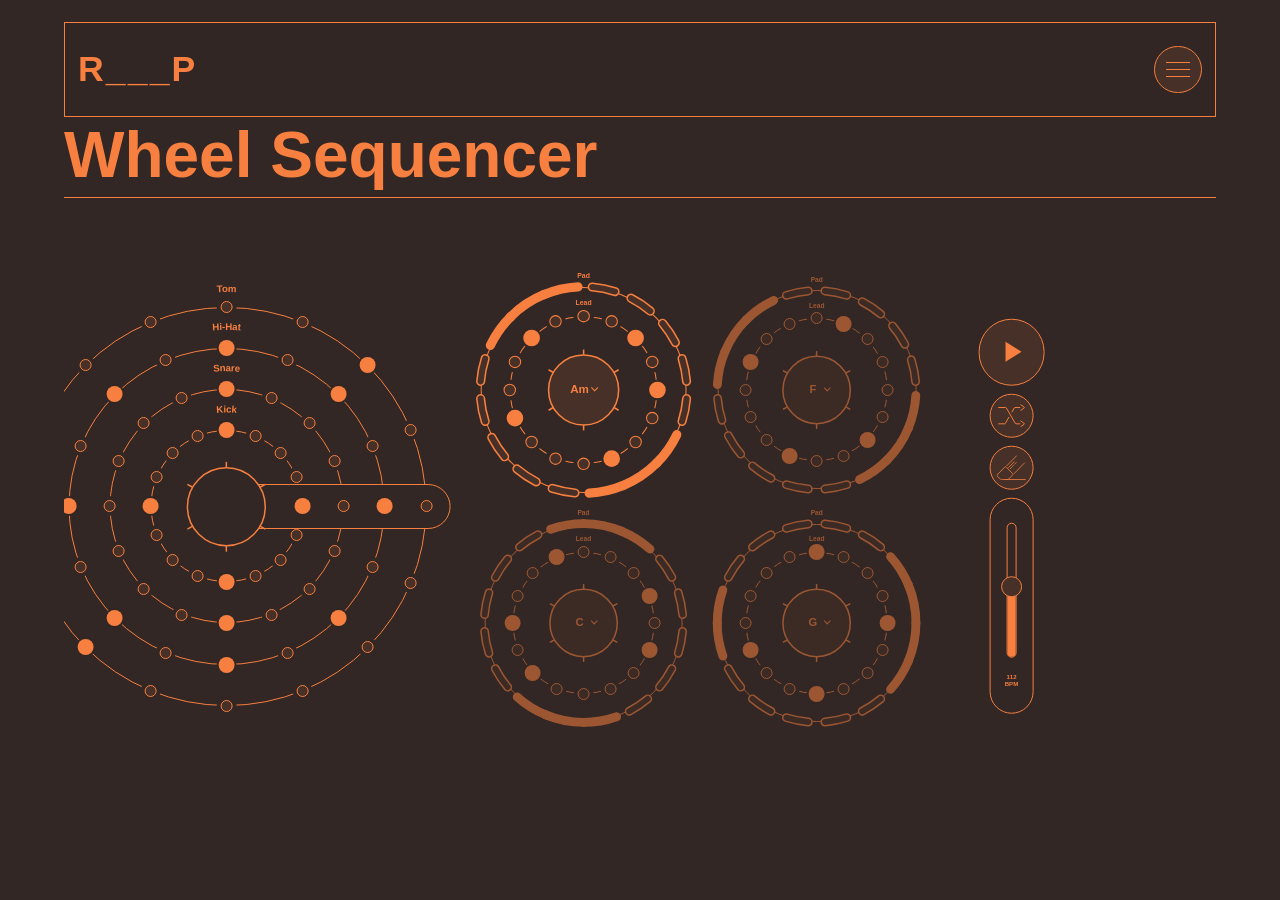
<file: circular-drum-machine.html>
<!DOCTYPE html>
<html lang="en">
  <head>
    <meta charset="UTF-8" />
    <meta name="viewport" content="width=device-width, initial-scale=1.0" />
    <title>Circular Drum Machine - Ryan Pattison</title>
    <meta
      name="description"
      content="A hidden circular drum-machine playground by Ryan Pattison."
    />
    <meta name="robots" content="noindex" />
    <link rel="preconnect" href="https://fonts.googleapis.com" />
    <link rel="preconnect" href="https://fonts.gstatic.com" crossorigin />
    <link href="https://fonts.googleapis.com/css2?family=Inter:wght@400;700&display=swap" rel="stylesheet" />
    <link rel="stylesheet" href="./styles.css?v=mdlinx-agency-slide-order-20260921cg" />
    <script src="./script.js?v=mdlinx-agency-slide-order-20260921cg" defer></script>
  </head>
  <body class="palette-enter playground-page drum-page is-scrolled">
    <main class="page playground-shell" aria-label="Ryan Pattison circular drum machine">
      <header class="masthead">
        <div class="masthead-copy">
          <h1>
            <a class="home-link" href="./index.html">
              <span class="title-full">Ryan Pattison</span>
              <span class="title-compact" aria-hidden="true">R___P</span>
            </a>
          </h1>
          <p>Motion Design, Brand Systems, and AI Workflows</p>
        </div>
        <nav class="site-nav" aria-label="Site controls">
          <button class="nav-menu" type="button" aria-label="Open site navigation" aria-expanded="false" aria-controls="site-menu-panel">
            <span></span>
            <span></span>
            <span></span>
          </button>
        </nav>
      </header>

      <section class="drum-machine" aria-labelledby="drum-title">
        <div class="drum-copy">
          <h2 id="drum-title">Wheel Sequencer</h2>
        </div>

        <section class="drum-stage" aria-label="Circular drum sequencer">
          <div class="drum-wheel-field">
            <div class="drum-synth-stack" aria-label="Four-bar synth chord sequence">
              <div class="drum-synth-cell is-active" data-synth-cell="0">
                <div class="drum-dial drum-dial-synth" data-drum-dial="synth-0">
                  <div class="drum-playhead" aria-hidden="true">
                    <span class="drum-playhead-dot"></span>
                  </div>
                  <div class="drum-orbit" data-drum-orbit="synth-0">
                    <div class="drum-ring drum-ring-pad" data-drum-ring="pad" aria-hidden="true"></div>
                    <div class="drum-ring drum-ring-lead" data-drum-ring="lead" aria-hidden="true"></div>
                    <svg class="drum-pad-layer" data-drum-pad-layer="synth-0" aria-label="Pad sequencer steps"></svg>
                  </div>
                  <span class="drum-orbit-label drum-orbit-label-pad" aria-hidden="true">Pad</span>
                  <span class="drum-orbit-label drum-orbit-label-lead" aria-hidden="true">Lead</span>
                  <label class="drum-center drum-center-synth drum-chord-select">
                    <svg class="drum-center-cog" viewBox="0 0 100 100" aria-hidden="true">
                      <g class="drum-center-spindle">
                        <circle cx="50" cy="50" r="28" />
                        <line x1="50" y1="22" x2="50" y2="17.7" />
                        <line x1="50" y1="22" x2="50" y2="17.7" transform="rotate(60 50 50)" />
                        <line x1="50" y1="22" x2="50" y2="17.7" transform="rotate(120 50 50)" />
                        <line x1="50" y1="22" x2="50" y2="17.7" transform="rotate(180 50 50)" />
                        <line x1="50" y1="22" x2="50" y2="17.7" transform="rotate(240 50 50)" />
                        <line x1="50" y1="22" x2="50" y2="17.7" transform="rotate(300 50 50)" />
                      </g>
                    </svg>
                    <span>01</span>
                    <select data-synth-chord="0">
                      <option value="Am" selected>Am</option>
                      <option value="F">F</option>
                      <option value="C">C</option>
                      <option value="G">G</option>
                      <option value="Dm">Dm</option>
                      <option value="Em">Em</option>
                    </select>
                  </label>
                </div>
              </div>

              <div class="drum-synth-cell" data-synth-cell="1">
                <div class="drum-dial drum-dial-synth" data-drum-dial="synth-1">
                  <div class="drum-playhead" aria-hidden="true">
                    <span class="drum-playhead-dot"></span>
                  </div>
                  <div class="drum-orbit" data-drum-orbit="synth-1">
                    <div class="drum-ring drum-ring-pad" data-drum-ring="pad" aria-hidden="true"></div>
                    <div class="drum-ring drum-ring-lead" data-drum-ring="lead" aria-hidden="true"></div>
                    <svg class="drum-pad-layer" data-drum-pad-layer="synth-1" aria-label="Pad sequencer steps"></svg>
                  </div>
                  <span class="drum-orbit-label drum-orbit-label-pad" aria-hidden="true">Pad</span>
                  <span class="drum-orbit-label drum-orbit-label-lead" aria-hidden="true">Lead</span>
                  <label class="drum-center drum-center-synth drum-chord-select">
                    <svg class="drum-center-cog" viewBox="0 0 100 100" aria-hidden="true">
                      <g class="drum-center-spindle">
                        <circle cx="50" cy="50" r="28" />
                        <line x1="50" y1="22" x2="50" y2="17.7" />
                        <line x1="50" y1="22" x2="50" y2="17.7" transform="rotate(60 50 50)" />
                        <line x1="50" y1="22" x2="50" y2="17.7" transform="rotate(120 50 50)" />
                        <line x1="50" y1="22" x2="50" y2="17.7" transform="rotate(180 50 50)" />
                        <line x1="50" y1="22" x2="50" y2="17.7" transform="rotate(240 50 50)" />
                        <line x1="50" y1="22" x2="50" y2="17.7" transform="rotate(300 50 50)" />
                      </g>
                    </svg>
                    <span>02</span>
                    <select data-synth-chord="1">
                      <option value="Am">Am</option>
                      <option value="F" selected>F</option>
                      <option value="C">C</option>
                      <option value="G">G</option>
                      <option value="Dm">Dm</option>
                      <option value="Em">Em</option>
                    </select>
                  </label>
                </div>
              </div>

              <div class="drum-synth-cell" data-synth-cell="2">
                <div class="drum-dial drum-dial-synth" data-drum-dial="synth-2">
                  <div class="drum-playhead" aria-hidden="true">
                    <span class="drum-playhead-dot"></span>
                  </div>
                  <div class="drum-orbit" data-drum-orbit="synth-2">
                    <div class="drum-ring drum-ring-pad" data-drum-ring="pad" aria-hidden="true"></div>
                    <div class="drum-ring drum-ring-lead" data-drum-ring="lead" aria-hidden="true"></div>
                    <svg class="drum-pad-layer" data-drum-pad-layer="synth-2" aria-label="Pad sequencer steps"></svg>
                  </div>
                  <span class="drum-orbit-label drum-orbit-label-pad" aria-hidden="true">Pad</span>
                  <span class="drum-orbit-label drum-orbit-label-lead" aria-hidden="true">Lead</span>
                  <label class="drum-center drum-center-synth drum-chord-select">
                    <svg class="drum-center-cog" viewBox="0 0 100 100" aria-hidden="true">
                      <g class="drum-center-spindle">
                        <circle cx="50" cy="50" r="28" />
                        <line x1="50" y1="22" x2="50" y2="17.7" />
                        <line x1="50" y1="22" x2="50" y2="17.7" transform="rotate(60 50 50)" />
                        <line x1="50" y1="22" x2="50" y2="17.7" transform="rotate(120 50 50)" />
                        <line x1="50" y1="22" x2="50" y2="17.7" transform="rotate(180 50 50)" />
                        <line x1="50" y1="22" x2="50" y2="17.7" transform="rotate(240 50 50)" />
                        <line x1="50" y1="22" x2="50" y2="17.7" transform="rotate(300 50 50)" />
                      </g>
                    </svg>
                    <span>03</span>
                    <select data-synth-chord="2">
                      <option value="Am">Am</option>
                      <option value="F">F</option>
                      <option value="C" selected>C</option>
                      <option value="G">G</option>
                      <option value="Dm">Dm</option>
                      <option value="Em">Em</option>
                    </select>
                  </label>
                </div>
              </div>

              <div class="drum-synth-cell" data-synth-cell="3">
                <div class="drum-dial drum-dial-synth" data-drum-dial="synth-3">
                  <div class="drum-playhead" aria-hidden="true">
                    <span class="drum-playhead-dot"></span>
                  </div>
                  <div class="drum-orbit" data-drum-orbit="synth-3">
                    <div class="drum-ring drum-ring-pad" data-drum-ring="pad" aria-hidden="true"></div>
                    <div class="drum-ring drum-ring-lead" data-drum-ring="lead" aria-hidden="true"></div>
                    <svg class="drum-pad-layer" data-drum-pad-layer="synth-3" aria-label="Pad sequencer steps"></svg>
                  </div>
                  <span class="drum-orbit-label drum-orbit-label-pad" aria-hidden="true">Pad</span>
                  <span class="drum-orbit-label drum-orbit-label-lead" aria-hidden="true">Lead</span>
                  <label class="drum-center drum-center-synth drum-chord-select">
                    <svg class="drum-center-cog" viewBox="0 0 100 100" aria-hidden="true">
                      <g class="drum-center-spindle">
                        <circle cx="50" cy="50" r="28" />
                        <line x1="50" y1="22" x2="50" y2="17.7" />
                        <line x1="50" y1="22" x2="50" y2="17.7" transform="rotate(60 50 50)" />
                        <line x1="50" y1="22" x2="50" y2="17.7" transform="rotate(120 50 50)" />
                        <line x1="50" y1="22" x2="50" y2="17.7" transform="rotate(180 50 50)" />
                        <line x1="50" y1="22" x2="50" y2="17.7" transform="rotate(240 50 50)" />
                        <line x1="50" y1="22" x2="50" y2="17.7" transform="rotate(300 50 50)" />
                      </g>
                    </svg>
                    <span>04</span>
                    <select data-synth-chord="3">
                      <option value="Am">Am</option>
                      <option value="F">F</option>
                      <option value="C">C</option>
                      <option value="G" selected>G</option>
                      <option value="Dm">Dm</option>
                      <option value="Em">Em</option>
                    </select>
                  </label>
                </div>
              </div>
            </div>

            <div class="drum-dial drum-dial-drums" data-drum-dial="drums">
              <div class="drum-playhead" aria-hidden="true">
                <span class="drum-playhead-dot"></span>
              </div>
              <div class="drum-orbit" data-drum-orbit="drums">
                <div class="drum-ring drum-ring-kick" data-drum-ring="kick" aria-hidden="true"></div>
                <div class="drum-ring drum-ring-snare" data-drum-ring="snare" aria-hidden="true"></div>
                <div class="drum-ring drum-ring-hat" data-drum-ring="hat" aria-hidden="true"></div>
                <div class="drum-ring drum-ring-tom" data-drum-ring="tom" aria-hidden="true"></div>
              </div>
              <svg class="drum-label-layer" data-drum-label-layer="drums" aria-hidden="true"></svg>
              <span class="drum-orbit-label drum-orbit-label-kick" aria-hidden="true">B. Drum</span>
              <span class="drum-orbit-label drum-orbit-label-snare" aria-hidden="true">Snare</span>
              <span class="drum-orbit-label drum-orbit-label-hat" aria-hidden="true">H. Hat</span>
              <span class="drum-orbit-label drum-orbit-label-tom" aria-hidden="true">Tom</span>
              <div class="drum-center" aria-hidden="true">
                <svg class="drum-center-cog" viewBox="0 0 100 100">
                  <g class="drum-center-spindle">
                        <circle cx="50" cy="50" r="28" />
                        <line x1="50" y1="22" x2="50" y2="17.7" />
                        <line x1="50" y1="22" x2="50" y2="17.7" transform="rotate(60 50 50)" />
                        <line x1="50" y1="22" x2="50" y2="17.7" transform="rotate(120 50 50)" />
                        <line x1="50" y1="22" x2="50" y2="17.7" transform="rotate(180 50 50)" />
                        <line x1="50" y1="22" x2="50" y2="17.7" transform="rotate(240 50 50)" />
                        <line x1="50" y1="22" x2="50" y2="17.7" transform="rotate(300 50 50)" />
                      </g>
                </svg>
              </div>
            </div>
            <div class="drum-controls" aria-label="Sequencer controls">
              <button class="drum-transport" type="button" data-drum-play aria-label="Play">
                <span class="drum-control-icon drum-control-icon-play" aria-hidden="true"></span>
              </button>
              <button class="drum-random" type="button" data-drum-random aria-label="Randomize pattern">
                <span class="drum-control-icon drum-control-icon-random" aria-hidden="true">
                  <img src="./assets/icons/wheel-sequencer-randomize.svg" alt="" />
                </span>
              </button>
              <button class="drum-clear" type="button" data-drum-clear aria-label="Clear pattern">
                <span class="drum-control-icon drum-control-icon-clear" aria-hidden="true">
                  <img src="./assets/icons/wheel-sequencer-erase.svg" alt="" />
                </span>
              </button>
              <label class="drum-range">
                <span><span data-drum-tempo>112</span><span>BPM</span></span>
                <input type="range" min="72" max="148" value="112" step="1" data-drum-bpm />
                <span class="drum-range-meter" aria-hidden="true">
                  <span class="drum-range-fill"></span>
                  <span class="drum-range-thumb"></span>
                </span>
              </label>
            </div>
          </div>
        </section>
      </section>
    </main>
    <span class="mobile-menu-mark" aria-hidden="true">
      <span></span>
      <span></span>
      <span></span>
    </span>

    <script>
      (() => {
        const wheels = Array.from(document.querySelectorAll("[data-drum-dial]")).reduce((map, dial) => {
          const id = dial.dataset.drumDial;
          map[id] = {
            dial,
            orbit: document.querySelector(`[data-drum-orbit="${id}"]`),
            padLayer: document.querySelector(`[data-drum-pad-layer="${id}"]`),
            labelLayer: document.querySelector(`[data-drum-label-layer="${id}"]`),
            centerCog: dial.querySelector(".drum-center-cog"),
          };
          return map;
        }, {});
        Object.values(wheels).forEach((wheel) => {
          const haloOrbit = document.createElement("div");
          const noteOrbit = document.createElement("div");
          haloOrbit.className = "drum-halo-orbit";
          noteOrbit.className = "drum-note-orbit";
          wheel.dial.append(haloOrbit, noteOrbit);
          wheel.haloOrbit = haloOrbit;
          wheel.noteOrbit = noteOrbit;
        });
        const playButton = document.querySelector("[data-drum-play]");
        const clearButton = document.querySelector("[data-drum-clear]");
        const randomButton = document.querySelector("[data-drum-random]");
        const bpmInput = document.querySelector("[data-drum-bpm]");
        const tempoLabel = document.querySelector("[data-drum-tempo]");
        const tempoControl = document.querySelector(".drum-range");
        const synthCells = Array.from(document.querySelectorAll("[data-synth-cell]"));
        const chordSelectors = Array.from(document.querySelectorAll("[data-synth-chord]"));
        if (!wheels.drums?.dial || !wheels["synth-0"]?.dial || !playButton || !bpmInput || !tempoLabel) return;

        const chordVoicings = {
          Am: [220, 261.63, 329.63],
          F: [174.61, 220, 261.63],
          C: [196, 261.63, 329.63],
          G: [196, 246.94, 293.66],
          Dm: [146.83, 174.61, 220],
          Em: [164.81, 196, 246.94],
        };
        const leadVoicings = {
          Am: [440, 523.25, 659.25, 880, 659.25, 523.25, 587.33, 783.99, 880, 783.99, 659.25, 587.33, 523.25, 587.33, 659.25, 523.25],
          F: [349.23, 440, 523.25, 698.46, 523.25, 440, 392, 659.25, 698.46, 659.25, 523.25, 440, 392, 440, 523.25, 440],
          C: [392, 523.25, 659.25, 783.99, 659.25, 523.25, 440, 659.25, 783.99, 659.25, 523.25, 440, 392, 440, 523.25, 659.25],
          G: [392, 493.88, 587.33, 783.99, 587.33, 493.88, 440, 659.25, 783.99, 659.25, 587.33, 493.88, 440, 493.88, 587.33, 493.88],
          Dm: [293.66, 349.23, 440, 587.33, 440, 349.23, 392, 523.25, 587.33, 523.25, 440, 392, 349.23, 392, 440, 349.23],
          Em: [329.63, 392, 493.88, 659.25, 493.88, 392, 440, 587.33, 659.25, 587.33, 493.88, 440, 392, 440, 493.88, 392],
        };
        const synthChord = (bar) => chordSelectors[bar]?.value || "Am";
        let activeSynthBar = 0;

        const instruments = [
          {
            id: "kick",
            label: "bass drum",
            wheel: "drums",
            radius: 0.46,
            pattern: Array.from({ length: 16 }, (_, index) => [0, 4, 8, 12].includes(index)),
          },
          {
            id: "snare",
            label: "snare",
            wheel: "drums",
            radius: 0.71,
            pattern: Array.from({ length: 16 }, (_, index) => [4, 12].includes(index)),
          },
          {
            id: "hat",
            label: "hi-hat",
            wheel: "drums",
            radius: 0.96,
            pattern: Array.from({ length: 16 }, (_, index) => index % 2 === 0),
          },
          {
            id: "tom",
            label: "tom",
            wheel: "drums",
            radius: 1.21,
            pattern: Array.from({ length: 16 }, (_, index) => [6, 14].includes(index)),
          },
          {
            id: "pad-0",
            label: "pad 1",
            group: "pad",
            wheel: "synth-0",
            radius: 0.92,
            type: "arc",
            bar: 0,
            pattern: Array.from({ length: 16 }, (_, index) => [1, 2, 3, 9, 10, 11].includes(index)),
          },
          {
            id: "lead-0",
            label: "lead synth 1",
            group: "lead",
            wheel: "synth-0",
            radius: 0.66,
            bar: 0,
            pattern: Array.from({ length: 16 }, (_, index) => [0, 3, 7, 10, 14].includes(index)),
          },
          {
            id: "pad-1",
            label: "pad 2",
            group: "pad",
            wheel: "synth-1",
            radius: 0.92,
            type: "arc",
            bar: 1,
            pattern: Array.from({ length: 16 }, (_, index) => [0, 1, 2, 8, 9, 10].includes(index)),
          },
          {
            id: "lead-1",
            label: "lead synth 2",
            group: "lead",
            wheel: "synth-1",
            radius: 0.66,
            bar: 1,
            pattern: Array.from({ length: 16 }, (_, index) => [2, 5, 9, 13].includes(index)),
          },
          {
            id: "pad-2",
            label: "pad 3",
            group: "pad",
            wheel: "synth-2",
            radius: 0.92,
            type: "arc",
            bar: 2,
            pattern: Array.from({ length: 16 }, (_, index) => [3, 4, 5, 11, 12, 13].includes(index)),
          },
          {
            id: "lead-2",
            label: "lead synth 3",
            group: "lead",
            wheel: "synth-2",
            radius: 0.66,
            bar: 2,
            pattern: Array.from({ length: 16 }, (_, index) => [1, 6, 8, 11, 15].includes(index)),
          },
          {
            id: "pad-3",
            label: "pad 4",
            group: "pad",
            wheel: "synth-3",
            radius: 0.92,
            type: "arc",
            bar: 3,
            pattern: Array.from({ length: 16 }, (_, index) => [0, 1, 7, 8, 14, 15].includes(index)),
          },
          {
            id: "lead-3",
            label: "lead synth 4",
            group: "lead",
            wheel: "synth-3",
            radius: 0.66,
            bar: 3,
            pattern: Array.from({ length: 16 }, (_, index) => [0, 4, 7, 12].includes(index)),
          },
        ];
        const slots = [];
        let audioContext = null;
        let isPlaying = false;
        let currentStep = 0;
        let nextStepTime = 0;
        let schedulerId = 0;
        let visualFrameId = 0;
        let visualLastTime = 0;
        let visualStepPosition = 0;
        let dragPaint = null;
        let hasScheduledAudio = false;
        const schedulerLookahead = 0.075;
        const schedulerTick = 16;

        const polarPoint = (center, radius, angle) => {
          const radians = angle * Math.PI / 180;
          return {
            x: center + Math.cos(radians) * radius,
            y: center + Math.sin(radians) * radius,
          };
        };

        const arcPath = (center, radius, startAngle, endAngle) => {
          const start = polarPoint(center, radius, startAngle);
          const end = polarPoint(center, radius, endAngle);
          const largeArc = Math.abs(endAngle - startAngle) > 180 ? 1 : 0;
          return `M ${start.x} ${start.y} A ${radius} ${radius} 0 ${largeArc} 1 ${end.x} ${end.y}`;
        };

        const currentSecondsPerStep = () => 60 / Number(bpmInput.value) / 4;

        const nextClockwiseArmCrossing = () => {
          const position = ((visualStepPosition % 16) + 16) % 16;
          const nextBoundary = Math.ceil(position - 0.0001);
          const boundary = nextBoundary >= 16 ? 0 : nextBoundary;
          const distance = nextBoundary >= 16 ? 16 - position : Math.max(nextBoundary - position, 0);
          return {
            step: normalizeStep(-boundary),
            distance,
          };
        };

        const syncSchedulerToArm = () => {
          if (!audioContext || audioContext.state !== "running") return;
          const crossing = nextClockwiseArmCrossing();
          currentStep = crossing.step;
          nextStepTime = audioContext.currentTime + crossing.distance * currentSecondsPerStep();
        };

        const resyncPlayingPattern = () => {
          if (!isPlaying || !hasScheduledAudio) return;
          startAudioScheduler(true);
        };

        const capsuleArcPath = (center, radius, startAngle, endAngle, width) => {
          const innerRadius = radius - width / 2;
          const outerRadius = radius + width / 2;
          const capRadius = width / 2;
          const outerStart = polarPoint(center, outerRadius, startAngle);
          const outerEnd = polarPoint(center, outerRadius, endAngle);
          const innerEnd = polarPoint(center, innerRadius, endAngle);
          const innerStart = polarPoint(center, innerRadius, startAngle);
          const largeArc = Math.abs(endAngle - startAngle) > 180 ? 1 : 0;
          return [
            `M ${outerStart.x} ${outerStart.y}`,
            `A ${outerRadius} ${outerRadius} 0 ${largeArc} 1 ${outerEnd.x} ${outerEnd.y}`,
            `A ${capRadius} ${capRadius} 0 0 1 ${innerEnd.x} ${innerEnd.y}`,
            `A ${innerRadius} ${innerRadius} 0 ${largeArc} 0 ${innerStart.x} ${innerStart.y}`,
            `A ${capRadius} ${capRadius} 0 0 1 ${outerStart.x} ${outerStart.y}`,
            "Z",
          ].join(" ");
        };

        const segmentHitPath = (center, radius, startAngle, endAngle, width) => {
          const innerRadius = radius - width / 2;
          const outerRadius = radius + width / 2;
          const outerStart = polarPoint(center, outerRadius, startAngle);
          const outerEnd = polarPoint(center, outerRadius, endAngle);
          const innerEnd = polarPoint(center, innerRadius, endAngle);
          const innerStart = polarPoint(center, innerRadius, startAngle);
          const largeArc = Math.abs(endAngle - startAngle) > 180 ? 1 : 0;
          return [
            `M ${outerStart.x} ${outerStart.y}`,
            `A ${outerRadius} ${outerRadius} 0 ${largeArc} 1 ${outerEnd.x} ${outerEnd.y}`,
            `L ${innerEnd.x} ${innerEnd.y}`,
            `A ${innerRadius} ${innerRadius} 0 ${largeArc} 0 ${innerStart.x} ${innerStart.y}`,
            "Z",
          ].join(" ");
        };

        const normalizeStep = (step) => (step + 16) % 16;

        const drumLabelConfig = [
          { id: "kick", label: "Kick", radius: 0.585 },
          { id: "snare", label: "Snare", radius: 0.835 },
          { id: "hat", label: "Hi-Hat", radius: 1.085 },
          { id: "tom", label: "Tom", radius: 1.315 },
        ];

        const padSegmentAngles = (instrument, index) => {
          const isActive = instrument.pattern[index];
          const previousActive = instrument.pattern[normalizeStep(index - 1)];
          const nextActive = instrument.pattern[normalizeStep(index + 1)];
          const inactiveGap = 4.8;
          const activeBoundaryGap = 3.1;
          const activeJoinOverlap = -0.25;
          const startGap = isActive && previousActive ? activeJoinOverlap : isActive ? activeBoundaryGap : inactiveGap;
          const endGap = isActive && nextActive ? activeJoinOverlap : isActive ? activeBoundaryGap : inactiveGap;
          return {
            startAngle: index * 22.5 + startGap,
            endAngle: (index + 1) * 22.5 - endGap,
          };
        };

        const setArcSlotGeometry = (instrument, index) => {
          const slot = slots.find((item) => item.instrument === instrument && item.index === index)?.button;
          const wheel = wheels[instrument.wheel];
          if (!slot || !wheel?.dial) return;
          const dialSize = wheel.dial.offsetWidth;
          const center = dialSize / 2;
          const radius = center * instrument.radius;
          const { startAngle, endAngle } = padSegmentAngles(instrument, index);
          const visiblePath = slot.querySelector(".drum-pad-visual");
          const hitPath = slot.querySelector(".drum-pad-hit");
          wheel.padLayer?.setAttribute("viewBox", `0 0 ${dialSize} ${dialSize}`);
          visiblePath?.setAttribute("d", capsuleArcPath(center, radius, startAngle, endAngle, dialSize * 0.034));
          hitPath?.setAttribute("d", segmentHitPath(center, radius, index * 22.5 + 1.2, (index + 1) * 22.5 - 1.2, dialSize * 0.08));
        };

        const renderDrumLabels = () => {
          const wheel = wheels.drums;
          if (!wheel?.dial || !wheel.labelLayer) return;
          const namespace = "http://www.w3.org/2000/svg";
          const xlinkNamespace = "http://www.w3.org/1999/xlink";
          const dialSize = wheel.dial.offsetWidth;
          const center = dialSize / 2;
          const labelLayer = wheel.labelLayer;
          labelLayer.setAttribute("viewBox", `0 0 ${dialSize} ${dialSize}`);
          labelLayer.innerHTML = "";

          const defs = document.createElementNS(namespace, "defs");
          labelLayer.append(defs);
          drumLabelConfig.forEach(({ id, label, radius }) => {
            const pathId = `drum-label-path-${id}`;
            const path = document.createElementNS(namespace, "path");
            const text = document.createElementNS(namespace, "text");
            const textPath = document.createElementNS(namespace, "textPath");
            path.setAttribute("id", pathId);
            path.setAttribute("d", arcPath(center, center * radius, 250, 290));
            defs.append(path);
            textPath.setAttribute("href", `#${pathId}`);
            textPath.setAttributeNS(xlinkNamespace, "href", `#${pathId}`);
            textPath.setAttribute("startOffset", "50%");
            textPath.setAttribute("text-anchor", "middle");
            textPath.textContent = label;
            text.append(textPath);
            labelLayer.append(text);
          });
        };

        const setPatternStep = (instrument, index, value, preview = true) => {
          if (instrument.pattern[index] === value) return;
          instrument.pattern[index] = value;
          if (value && preview) {
            ensureAudio();
            playInstrument(instrument, index, audioContext.currentTime + 0.01, 0.72, 60 / Number(bpmInput.value) / 4);
          }
          renderStep(instrument, index);
        };

        const startPaint = (instrument, index, event) => {
          if (event.button != null && event.button !== 0) return;
          event.preventDefault();
          const value = !instrument.pattern[index];
          dragPaint = {
            pointerId: event.pointerId,
            value,
          };
          setPatternStep(instrument, index, value, true);
        };

        const paintStep = (instrument, index, event) => {
          if (!dragPaint || dragPaint.pointerId !== event.pointerId) return;
          setPatternStep(instrument, index, dragPaint.value, true);
        };

        const endPaint = (event) => {
          if (!dragPaint || dragPaint.pointerId !== event.pointerId) return;
          dragPaint = null;
        };

        const movePaint = (event) => {
          if (!dragPaint || dragPaint.pointerId !== event.pointerId) return;
          const target = document.elementFromPoint(event.clientX, event.clientY)?.closest("[data-instrument][data-step]");
          if (!target) return;
          const instrument = instruments.find((item) => item.id === target.dataset.instrument);
          const index = Number(target.dataset.step);
          if (!instrument || Number.isNaN(index)) return;
          setPatternStep(instrument, index, dragPaint.value, true);
        };

        document.addEventListener("pointermove", movePaint);
        document.addEventListener("pointerup", endPaint);
        document.addEventListener("pointercancel", endPaint);

        const createSlot = (instrument, index) => {
          const wheel = wheels[instrument.wheel];
          if (!wheel?.orbit) return;
          if (instrument.type === "arc") {
            const group = document.createElementNS("http://www.w3.org/2000/svg", "g");
            const hitPath = document.createElementNS("http://www.w3.org/2000/svg", "path");
            const visualPath = document.createElementNS("http://www.w3.org/2000/svg", "path");
            group.classList.add("drum-pad-segment", `drum-step-${instrument.id}`);
            group.dataset.instrument = instrument.id;
            group.dataset.step = String(index);
            group.setAttribute("role", "button");
            group.setAttribute("tabindex", "0");
            group.setAttribute("aria-label", `${instrument.label} step ${index + 1}`);
            hitPath.classList.add("drum-pad-hit");
            visualPath.classList.add("drum-pad-visual");
            group.append(hitPath, visualPath);
            group.addEventListener("pointerdown", (event) => startPaint(instrument, index, event));
            group.addEventListener("pointerenter", (event) => paintStep(instrument, index, event));
            group.addEventListener("pointerup", endPaint);
            group.addEventListener("pointercancel", endPaint);
            group.addEventListener("keydown", (event) => {
              if (event.key === "Enter" || event.key === " ") {
                event.preventDefault();
                setPatternStep(instrument, index, !instrument.pattern[index], true);
              }
            });
            wheel.padLayer?.append(group);
            slots.push({ button: group, instrument, index });
            return;
          }

          const halo = document.createElement("span");
          halo.className = "drum-step-halo";
          halo.setAttribute("aria-hidden", "true");
          wheel.haloOrbit?.append(halo);
          const button = document.createElement("button");
          button.className = `drum-step drum-step-${instrument.id}`;
          button.type = "button";
          button.dataset.instrument = instrument.id;
          button.dataset.step = String(index);
          button.setAttribute("aria-label", `${instrument.label} step ${index + 1}`);
          button.innerHTML = `<span class="drum-step-index">${String(index + 1).padStart(2, "0")}</span>`;
          const setHoverState = (isHovered) => {
            button.classList.toggle("is-hovered", isHovered);
            halo.classList.toggle("is-hovered", isHovered);
          };
          button.addEventListener("pointerdown", (event) => startPaint(instrument, index, event));
          button.addEventListener("pointerenter", (event) => {
            setHoverState(true);
            paintStep(instrument, index, event);
          });
          button.addEventListener("pointerleave", () => setHoverState(false));
          button.addEventListener("pointerup", endPaint);
          button.addEventListener("pointercancel", endPaint);
          button.addEventListener("focus", () => setHoverState(true));
          button.addEventListener("blur", () => setHoverState(false));
          button.addEventListener("keydown", (event) => {
            if (event.key === "Enter" || event.key === " ") {
              event.preventDefault();
              setPatternStep(instrument, index, !instrument.pattern[index], true);
            }
          });
          wheel.noteOrbit?.append(button);
          slots.push({ button, halo, instrument, index });
        };

        const renderStep = (instrument, index) => {
          const slot = slots.find((item) => item.instrument === instrument && item.index === index)?.button;
          if (!slot) return;
          slot.classList.toggle("has-hit", instrument.pattern[index]);
          slot.setAttribute("aria-label", `${instrument.label} step ${index + 1}${instrument.pattern[index] ? ": active" : ""}`);
          if (instrument.type === "arc") {
            setArcSlotGeometry(instrument, normalizeStep(index - 1));
            setArcSlotGeometry(instrument, index);
            setArcSlotGeometry(instrument, normalizeStep(index + 1));
          }
        };

        const renderPattern = () => {
          instruments.forEach((instrument) => {
            instrument.pattern.forEach((_, index) => renderStep(instrument, index));
          });
        };

        const positionSlots = () => {
          renderDrumLabels();
          slots.forEach(({ button, halo, instrument, index }) => {
            const wheel = wheels[instrument.wheel];
            if (!wheel?.dial) return;
            const dialSize = wheel.dial.offsetWidth;
            const center = dialSize / 2;
            wheel.padLayer?.setAttribute("viewBox", `0 0 ${dialSize} ${dialSize}`);
            if (instrument.type === "arc") {
              setArcSlotGeometry(instrument, index);
              return;
            }
            const angle = index * 22.5;
            const radius = center * instrument.radius;
            const { x, y } = polarPoint(center, radius, angle);
            button.style.left = `${x}px`;
            button.style.top = `${y}px`;
            if (halo) {
              halo.style.left = `${x}px`;
              halo.style.top = `${y}px`;
            }
          });
        };

        const ensureAudio = () => {
          if (!audioContext) {
            audioContext = new (window.AudioContext || window.webkitAudioContext)();
          }
          if (audioContext.state === "suspended") audioContext.resume();
        };

        const envelope = (gain, time, peak, decay) => {
          gain.gain.cancelScheduledValues(time);
          gain.gain.setValueAtTime(0.0001, time);
          gain.gain.exponentialRampToValueAtTime(peak, time + 0.006);
          gain.gain.exponentialRampToValueAtTime(0.0001, time + decay);
        };

        const playKick = (time, volume) => {
          const osc = audioContext.createOscillator();
          const gain = audioContext.createGain();
          osc.type = "sine";
          osc.frequency.setValueAtTime(132, time);
          osc.frequency.exponentialRampToValueAtTime(42, time + 0.16);
          envelope(gain, time, 0.95 * volume, 0.26);
          osc.connect(gain).connect(audioContext.destination);
          osc.start(time);
          osc.stop(time + 0.28);
        };

        const playSnare = (time, volume) => {
          const noise = audioContext.createBufferSource();
          const buffer = audioContext.createBuffer(1, audioContext.sampleRate * 0.26, audioContext.sampleRate);
          const data = buffer.getChannelData(0);
          for (let index = 0; index < data.length; index += 1) {
            data[index] = Math.random() * 2 - 1;
          }
          const noiseFilter = audioContext.createBiquadFilter();
          const noiseGain = audioContext.createGain();
          noise.buffer = buffer;
          noiseFilter.type = "bandpass";
          noiseFilter.frequency.setValueAtTime(2300, time);
          noiseFilter.Q.setValueAtTime(1.15, time);
          envelope(noiseGain, time, 0.72 * volume, 0.16);
          noise.connect(noiseFilter).connect(noiseGain).connect(audioContext.destination);
          noise.start(time);
          noise.stop(time + 0.2);

          const crack = audioContext.createBufferSource();
          const crackBuffer = audioContext.createBuffer(1, audioContext.sampleRate * 0.035, audioContext.sampleRate);
          const crackData = crackBuffer.getChannelData(0);
          for (let index = 0; index < crackData.length; index += 1) {
            crackData[index] = Math.random() * 2 - 1;
          }
          const crackFilter = audioContext.createBiquadFilter();
          const crackGain = audioContext.createGain();
          crack.buffer = crackBuffer;
          crackFilter.type = "highpass";
          crackFilter.frequency.setValueAtTime(3600, time);
          envelope(crackGain, time, 0.42 * volume, 0.035);
          crack.connect(crackFilter).connect(crackGain).connect(audioContext.destination);
          crack.start(time);
          crack.stop(time + 0.05);

          const body = audioContext.createOscillator();
          const bodyGain = audioContext.createGain();
          body.type = "triangle";
          body.frequency.setValueAtTime(225, time);
          body.frequency.exponentialRampToValueAtTime(142, time + 0.07);
          envelope(bodyGain, time, 0.38 * volume, 0.1);
          body.connect(bodyGain).connect(audioContext.destination);
          body.start(time);
          body.stop(time + 0.16);
        };

        const playHat = (time, volume) => {
          const noise = audioContext.createBufferSource();
          const buffer = audioContext.createBuffer(1, audioContext.sampleRate * 0.11, audioContext.sampleRate);
          const data = buffer.getChannelData(0);
          for (let index = 0; index < data.length; index += 1) {
            data[index] = Math.random() * 2 - 1;
          }
          const noiseFilter = audioContext.createBiquadFilter();
          const noiseGain = audioContext.createGain();
          noise.buffer = buffer;
          noiseFilter.type = "highpass";
          noiseFilter.frequency.setValueAtTime(5200, time);
          envelope(noiseGain, time, 0.34 * volume, 0.08);
          noise.connect(noiseFilter).connect(noiseGain).connect(audioContext.destination);
          noise.start(time);
          noise.stop(time + 0.12);
        };

        const playTom = (time, volume) => {
          const osc = audioContext.createOscillator();
          const body = audioContext.createOscillator();
          const gain = audioContext.createGain();
          const bodyGain = audioContext.createGain();
          osc.type = "sine";
          body.type = "triangle";
          osc.frequency.setValueAtTime(210, time);
          osc.frequency.exponentialRampToValueAtTime(88, time + 0.2);
          body.frequency.setValueAtTime(112, time);
          body.frequency.exponentialRampToValueAtTime(76, time + 0.24);
          envelope(gain, time, 0.58 * volume, 0.28);
          envelope(bodyGain, time, 0.22 * volume, 0.22);
          osc.connect(gain).connect(audioContext.destination);
          body.connect(bodyGain).connect(audioContext.destination);
          osc.start(time);
          body.start(time);
          osc.stop(time + 0.32);
          body.stop(time + 0.3);
        };

        const playPad = (instrument, time, volume, duration) => {
          const output = audioContext.createGain();
          const filter = audioContext.createBiquadFilter();
          const release = 0.18;
          const frequencies = chordVoicings[synthChord(instrument.bar)] || chordVoicings.Am;
          filter.type = "lowpass";
          filter.frequency.setValueAtTime(1100, time);
          filter.Q.setValueAtTime(0.8, time);
          output.gain.setValueAtTime(0.0001, time);
          output.gain.linearRampToValueAtTime(0.18 * volume, time + 0.08);
          output.gain.setValueAtTime(0.16 * volume, time + Math.max(duration - release, 0.12));
          output.gain.exponentialRampToValueAtTime(0.0001, time + duration + release);
          filter.connect(output).connect(audioContext.destination);

          frequencies.forEach((frequency) => {
            const osc = audioContext.createOscillator();
            const gain = audioContext.createGain();
            osc.type = "sawtooth";
            osc.frequency.setValueAtTime(frequency, time);
            gain.gain.setValueAtTime(0.16 * volume, time);
            osc.connect(gain).connect(filter);
            osc.start(time);
            osc.stop(time + duration + release + 0.02);
          });
        };

        const countHeldSteps = (instrument, step) => {
          let count = 0;
          while (count < 16 && instrument.pattern[normalizeStep(step - count)]) {
            count += 1;
          }
          return count;
        };

        const shouldStartPad = (instrument, step) => {
          if (instrument.pattern.every(Boolean)) return step === 0;
          return instrument.pattern[step] && !instrument.pattern[normalizeStep(step + 1)];
        };

        const playLead = (instrument, step, time, volume) => {
          const notes = leadVoicings[synthChord(instrument.bar)] || leadVoicings.Am;
          const frequency = notes[step] || 440;
          const osc = audioContext.createOscillator();
          const sub = audioContext.createOscillator();
          const filter = audioContext.createBiquadFilter();
          const gain = audioContext.createGain();
          const subGain = audioContext.createGain();
          osc.type = "sawtooth";
          sub.type = "square";
          osc.frequency.setValueAtTime(frequency, time);
          sub.frequency.setValueAtTime(frequency / 2, time);
          filter.type = "lowpass";
          filter.frequency.setValueAtTime(3200, time);
          filter.frequency.exponentialRampToValueAtTime(1050, time + 0.12);
          filter.Q.setValueAtTime(5.5, time);
          gain.gain.setValueAtTime(0.0001, time);
          gain.gain.exponentialRampToValueAtTime(0.34 * volume, time + 0.003);
          gain.gain.exponentialRampToValueAtTime(0.0001, time + 0.18);
          subGain.gain.setValueAtTime(0.08 * volume, time);
          osc.connect(filter);
          sub.connect(subGain).connect(filter);
          filter.connect(gain).connect(audioContext.destination);
          osc.start(time);
          sub.start(time);
          osc.stop(time + 0.2);
          sub.stop(time + 0.2);
        };

        const playInstrument = (instrument, step, time, volume, duration = 0.25) => {
          if (instrument.id === "snare") {
            playSnare(time, volume);
          } else if (instrument.id === "hat") {
            playHat(time, volume);
          } else if (instrument.id === "tom") {
            playTom(time, volume);
          } else if (instrument.group === "pad") {
            playPad(instrument, time, volume, duration);
          } else if (instrument.group === "lead") {
            playLead(instrument, step, time, volume);
          } else {
            playKick(time, volume);
          }
        };

        const setActiveStep = (step) => {
          slots.forEach(({ button, index }) => button.classList.toggle("is-active", index === step));
        };

        const setActiveSynthBar = (bar) => {
          activeSynthBar = bar;
          synthCells.forEach((cell) => {
            cell.classList.toggle("is-active", Number(cell.dataset.synthCell) === activeSynthBar);
          });
        };

        const animateOrbit = (timestamp) => {
          if (!isPlaying) return;
          if (!visualLastTime) visualLastTime = timestamp;
          const elapsed = (timestamp - visualLastTime) / 1000;
          const secondsPerStep = currentSecondsPerStep();
          visualStepPosition = (visualStepPosition + elapsed / secondsPerStep) % 16;
          Object.values(wheels).forEach((wheel) => {
            if (wheel.orbit) wheel.orbit.style.rotate = `${visualStepPosition * 22.5}deg`;
            if (wheel.haloOrbit) wheel.haloOrbit.style.rotate = `${visualStepPosition * 22.5}deg`;
            if (wheel.noteOrbit) wheel.noteOrbit.style.rotate = `${visualStepPosition * 22.5}deg`;
            if (wheel.centerCog) wheel.centerCog.style.setProperty("--drum-cog-rotation", `${visualStepPosition * 22.5}deg`);
          });
          visualLastTime = timestamp;
          visualFrameId = window.requestAnimationFrame(animateOrbit);
        };

        const scheduleStep = (step, time) => {
          const secondsPerStep = currentSecondsPerStep();
          instruments.forEach((instrument) => {
            if (typeof instrument.bar === "number" && instrument.bar !== activeSynthBar) return;
            if (instrument.type === "arc") {
              if (shouldStartPad(instrument, step)) {
                playInstrument(instrument, step, time, 1, countHeldSteps(instrument, step) * secondsPerStep);
              }
            } else if (instrument.pattern[step]) {
              playInstrument(instrument, step, time, 1);
            }
          });
          window.setTimeout(() => setActiveStep(step), Math.max((time - audioContext.currentTime) * 1000, 0));
        };

        const scheduler = () => {
          const secondsPerStep = currentSecondsPerStep();
          while (nextStepTime < audioContext.currentTime + schedulerLookahead) {
            scheduleStep(currentStep, nextStepTime);
            const nextStep = normalizeStep(currentStep - 1);
            if (nextStep === 0) {
              const nextBar = (activeSynthBar + 1) % synthCells.length;
              window.setTimeout(() => setActiveSynthBar(nextBar), Math.max((nextStepTime - audioContext.currentTime) * 1000, 0));
              activeSynthBar = nextBar;
            }
            currentStep = nextStep;
            nextStepTime += secondsPerStep;
          }
          if (isPlaying) schedulerId = window.setTimeout(scheduler, schedulerTick);
        };

        const startAudioScheduler = (alignToArm = false) => {
          if (!audioContext || audioContext.state !== "running") return;
          hasScheduledAudio = true;
          window.clearTimeout(schedulerId);
          if (alignToArm) {
            syncSchedulerToArm();
          } else {
            nextStepTime = audioContext.currentTime + 0.03;
          }
          scheduler();
        };

        const enableAudio = () => {
          ensureAudio();
          if (audioContext.state === "running") {
            startAudioScheduler(true);
            return;
          }
          audioContext.resume().then(() => {
            if (isPlaying) startAudioScheduler(true);
          }).catch(() => {});
        };

        const start = (withAudio = true) => {
          isPlaying = true;
          playButton.classList.add("is-playing");
          playButton.setAttribute("aria-label", "Pause");
          currentStep = currentStep % 16;
          visualStepPosition = normalizeStep(-currentStep);
          visualLastTime = 0;
          if (withAudio) enableAudio();
          window.cancelAnimationFrame(visualFrameId);
          visualFrameId = window.requestAnimationFrame(animateOrbit);
        };

        const stop = () => {
          isPlaying = false;
          hasScheduledAudio = false;
          window.clearTimeout(schedulerId);
          window.cancelAnimationFrame(visualFrameId);
          playButton.classList.remove("is-playing");
          playButton.setAttribute("aria-label", "Play");
        };

        const toggleTransport = () => {
          if (isPlaying) {
            stop();
          } else {
            start();
          }
        };

        playButton.addEventListener("click", toggleTransport);

        const unlockDemoAudio = () => {
          if (isPlaying && !hasScheduledAudio) enableAudio();
        };
        document.addEventListener("pointerdown", unlockDemoAudio);
        document.addEventListener("keydown", unlockDemoAudio);

        clearButton?.addEventListener("click", () => {
          instruments.forEach((instrument) => instrument.pattern.fill(false));
          renderPattern();
          resyncPlayingPattern();
        });

        const randomChoice = (items) => items[Math.floor(Math.random() * items.length)];

        const randomizePattern = () => {
          const chordValues = Object.keys(chordVoicings);
          chordSelectors.forEach((selector) => {
            selector.value = randomChoice(chordValues);
            selector.blur();
          });
          instruments.forEach((instrument) => {
            if (instrument.group === "pad") {
              instrument.pattern.fill(false);
              const runs = 1 + Math.floor(Math.random() * 3);
              for (let run = 0; run < runs; run += 1) {
                const startIndex = Math.floor(Math.random() * 16);
                const length = 2 + Math.floor(Math.random() * 5);
                for (let offset = 0; offset < length; offset += 1) {
                  instrument.pattern[(startIndex + offset) % 16] = true;
                }
              }
              return;
            }
            const probability = {
              kick: 0.28,
              snare: 0.18,
              hat: 0.46,
              tom: 0.14,
            }[instrument.id] || 0.24;
            instrument.pattern.forEach((_, index) => {
              instrument.pattern[index] = Math.random() < probability;
            });
          });
          renderPattern();
          resyncPlayingPattern();
        };

        randomButton?.addEventListener("click", randomizePattern);

        const updateTempoControl = () => {
          tempoLabel.textContent = bpmInput.value;
          const min = Number(bpmInput.min || 0);
          const max = Number(bpmInput.max || 100);
          const value = Number(bpmInput.value || min);
          const progress = ((value - min) / (max - min)) * 100;
          bpmInput.style.setProperty("--drum-bpm-progress", `${progress}%`);
          tempoControl?.style.setProperty("--drum-bpm-progress", `${progress}%`);
        };

        updateTempoControl();

        bpmInput.addEventListener("input", () => {
          updateTempoControl();
          resyncPlayingPattern();
        });

        tempoControl?.addEventListener("click", () => {
          tempoControl.classList.add("is-open");
        });

        bpmInput.addEventListener("focus", () => {
          tempoControl?.classList.add("is-open");
        });

        document.addEventListener("pointerdown", (event) => {
          if (!tempoControl?.contains(event.target)) tempoControl?.classList.remove("is-open");
        });

        chordSelectors.forEach((selector) => {
          const trigger = selector.closest(".drum-chord-select");
          trigger?.addEventListener("click", (event) => {
            if (event.target === selector) return;
            event.preventDefault();
            selector.focus();
            if (typeof selector.showPicker === "function") {
              try {
                selector.showPicker();
              } catch (_) {}
            }
          });
          selector.addEventListener("change", () => {
            selector.blur();
          });
        });

        instruments.forEach((instrument) => {
          for (let index = 0; index < 16; index += 1) createSlot(instrument, index);
        });
        renderPattern();
        positionSlots();
        setActiveStep(0);
        setActiveSynthBar(0);
        window.addEventListener("resize", positionSlots);
        document.addEventListener("visibilitychange", () => {
          if (document.hidden) stop();
        });
      })();
    </script>
  </body>
</html>
</file>
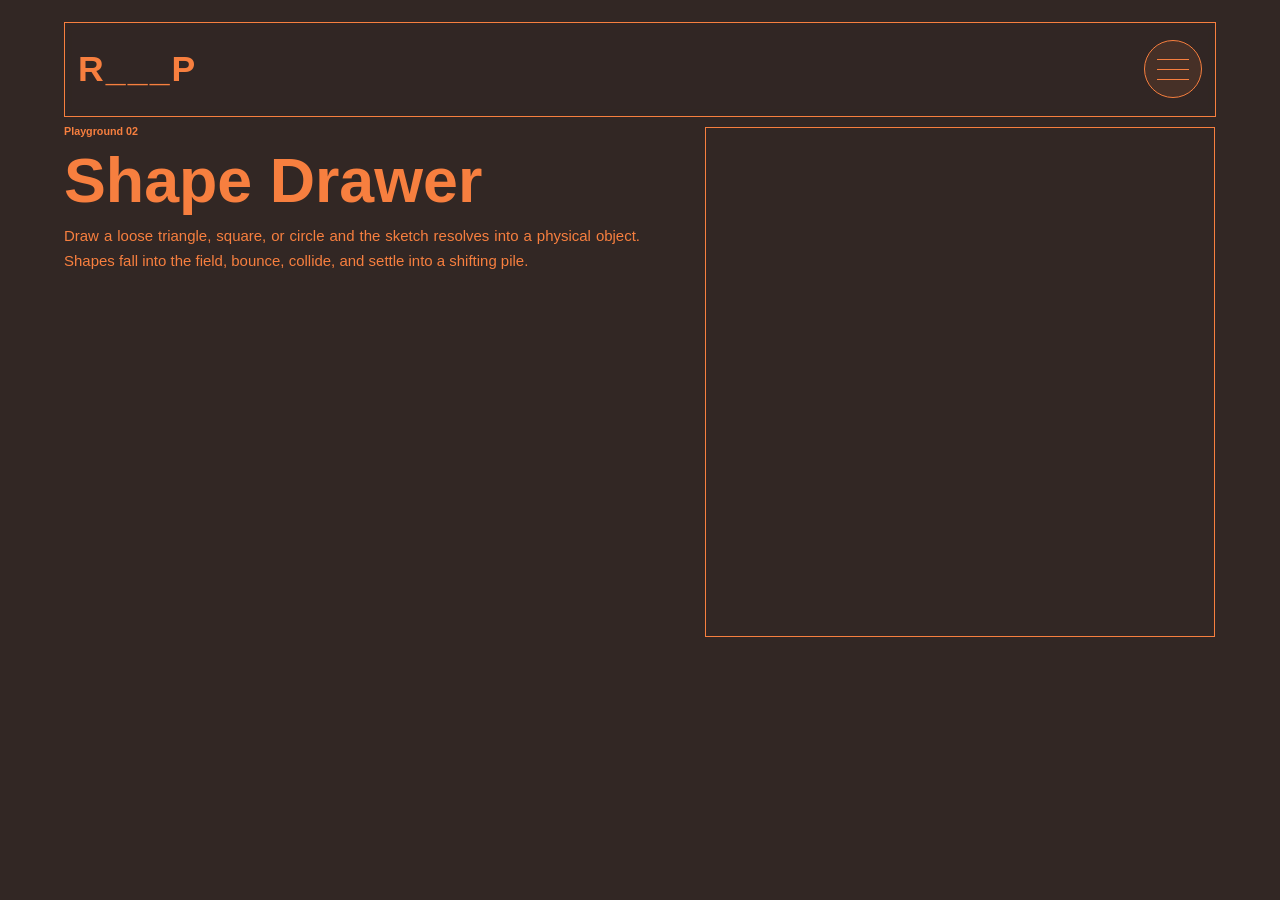
<file: shape-drawer.html>
<!DOCTYPE html>
<html lang="en">
  <head>
    <meta charset="UTF-8" />
    <meta name="viewport" content="width=device-width, initial-scale=1.0" />
    <title>Ryan Pattison, Motion Graphic Designer</title>
    <meta
      name="description"
      content="Ryan Pattison is a motion graphic designer working across motion design, graphic design, and visual direction."
    />
    <meta property="og:title" content="Ryan Pattison, Motion Graphic Designer" />
    <meta
      property="og:description"
      content="Motion design, graphic design, and visual direction portfolio by Ryan Pattison."
    />
    <meta property="og:type" content="website" />
    <meta name="twitter:card" content="summary" />
    <meta name="twitter:title" content="Ryan Pattison, Motion Graphic Designer" />
    <meta
      name="twitter:description"
      content="Motion design, graphic design, and visual direction portfolio by Ryan Pattison."
    />
    <link rel="preconnect" href="https://fonts.googleapis.com" />
    <link rel="preconnect" href="https://fonts.gstatic.com" crossorigin />
    <link href="https://fonts.googleapis.com/css2?family=Inter:wght@400;700&display=swap" rel="stylesheet" />
    <link rel="stylesheet" href="./styles.css?v=mdlinx-agency-slide-order-20260921cg" />
    <script src="./script.js?v=mdlinx-agency-slide-order-20260921cg" defer></script>
  </head>
  <body class="palette-enter playground-page">
    <main class="page playground-shell" aria-label="Ryan Pattison playground">
      <header class="masthead">
        <div class="masthead-copy">
          <h1>
            <a class="home-link" href="./index.html">
              <span class="title-full">Ryan Pattison</span>
              <span class="title-compact" aria-hidden="true">R___P</span>
            </a>
          </h1>
          <p>Motion Design, Brand Systems, and AI Workflows</p>
        </div>
        <nav class="site-nav" aria-label="Site controls">
          <button class="nav-menu" type="button" aria-label="Open site navigation" aria-expanded="false" aria-controls="site-menu-panel">
            <span></span>
            <span></span>
            <span></span>
          </button>
        </nav>
      </header>

      <section class="playground-detail playground-detail-single" id="shape-drawer">
        <div class="playground-detail-copy">
          <p class="playground-kicker">Playground 02</p>
          <h2>Shape Drawer</h2>
          <p>
            Draw a loose triangle, square, or circle and the sketch resolves into a physical object. Shapes fall into the field, bounce, collide, and settle into a shifting pile.
          </p>
        </div>
        <section class="shape-field playground-detail-module" aria-label="Interactive shape drawing field" data-shape-mode="interactive">
          <svg class="shape-svg" aria-hidden="true"></svg>
        </section>
      </section>
    </main>
    <span class="mobile-menu-mark" aria-hidden="true">
      <span></span>
      <span></span>
      <span></span>
    </span>
  </body>
</html>
</file>
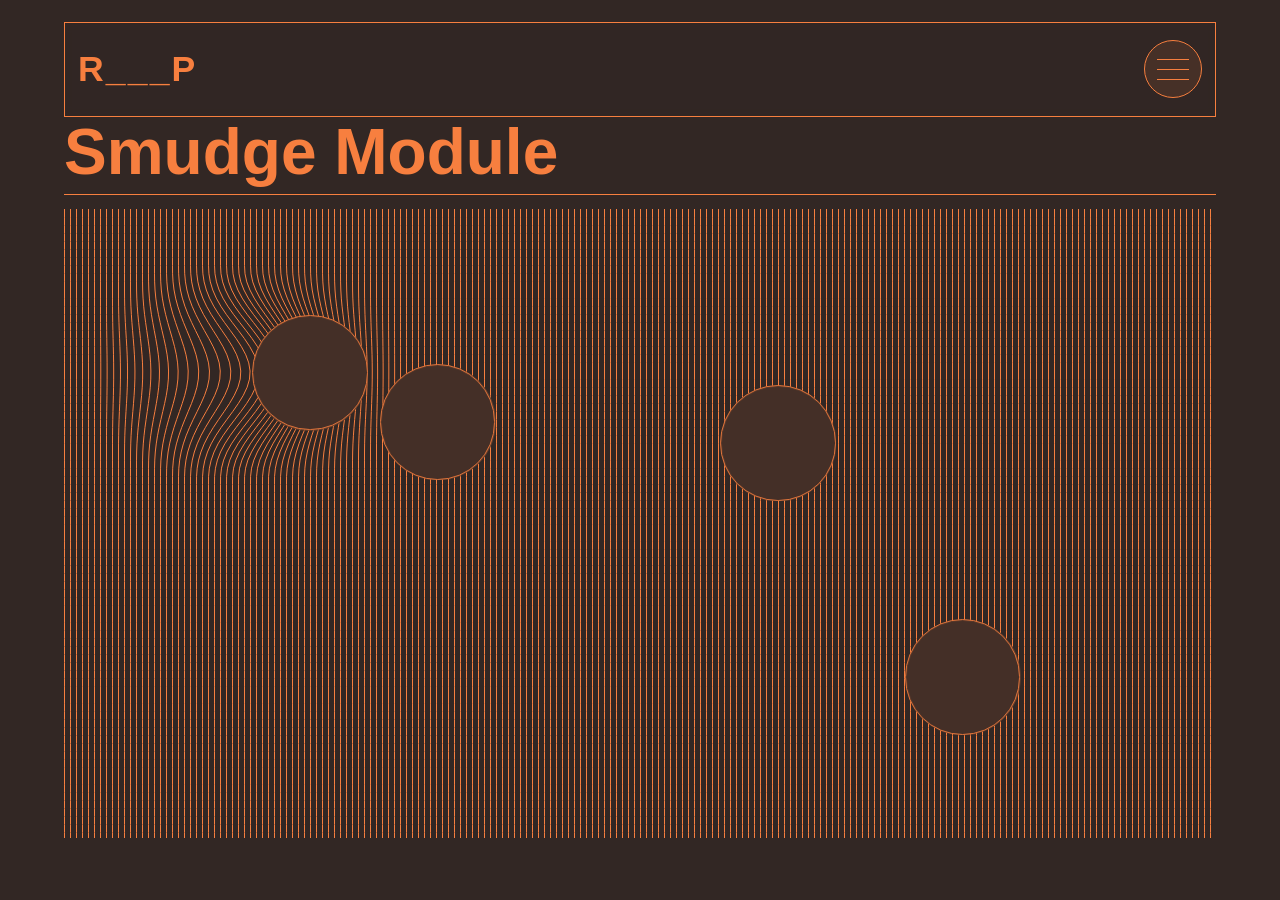
<file: smudge-module.html>
<!DOCTYPE html>
<html lang="en">
  <head>
    <meta charset="UTF-8" />
    <meta name="viewport" content="width=device-width, initial-scale=1.0" />
    <title>Smudge Module - Ryan Pattison</title>
    <meta
      name="description"
      content="An interactive smudge module by Ryan Pattison."
    />
    <meta name="robots" content="noindex" />
    <link rel="preconnect" href="https://fonts.googleapis.com" />
    <link rel="preconnect" href="https://fonts.gstatic.com" crossorigin />
    <link href="https://fonts.googleapis.com/css2?family=Inter:wght@400;700&display=swap" rel="stylesheet" />
    <link rel="stylesheet" href="./styles.css?v=mdlinx-agency-slide-order-20260921cg" />
    <script src="./script.js?v=mdlinx-agency-slide-order-20260921cg" defer></script>
  </head>
  <body class="palette-enter playground-page smudge-page is-scrolled">
    <main class="page playground-shell" aria-label="Ryan Pattison smudge module">
      <header class="masthead">
        <div class="masthead-copy">
          <h1>
            <a class="home-link" href="./index.html">
              <span class="title-full">Ryan Pattison</span>
              <span class="title-compact" aria-hidden="true">R___P</span>
            </a>
          </h1>
          <p>Motion Design, Brand Systems, and AI Workflows</p>
        </div>
        <nav class="site-nav" aria-label="Site controls">
          <button class="nav-menu" type="button" aria-label="Open site navigation" aria-expanded="false" aria-controls="site-menu-panel">
            <span></span>
            <span></span>
            <span></span>
          </button>
        </nav>
      </header>

      <section class="smudge-detail" aria-labelledby="smudge-title">
        <div class="smudge-detail-copy">
          <h2 id="smudge-title">Smudge Module</h2>
        </div>

        <section class="line-field smudge-detail-field" aria-label="Interactive smudge field">
          <canvas class="smudge-canvas" aria-hidden="true"></canvas>
          <button class="portfolio-puck portfolio-puck-one" type="button" draggable="false" aria-label="Interactive smudge puck 1">
            <span class="puck-shell" aria-hidden="true"></span>
          </button>
          <button class="portfolio-puck portfolio-puck-two" type="button" draggable="false" aria-label="Interactive smudge puck 2">
            <span class="puck-shell" aria-hidden="true"></span>
          </button>
          <button class="portfolio-puck portfolio-puck-three" type="button" draggable="false" aria-label="Interactive smudge puck 3">
            <span class="puck-shell" aria-hidden="true"></span>
          </button>
          <button class="portfolio-puck portfolio-puck-four" type="button" draggable="false" aria-label="Interactive smudge puck 4">
            <span class="puck-shell" aria-hidden="true"></span>
          </button>
        </section>
      </section>
    </main>
    <span class="mobile-menu-mark" aria-hidden="true">
      <span></span>
      <span></span>
      <span></span>
    </span>
  </body>
</html>
</file>
<file: styles.css>
:root {
  --bg: #322724;
  --ink: #F77F3F;
  --line: #F77F3F;
  --headline: var(--line);
  --display-font: "Helvetica Neue", Helvetica, Arial, sans-serif;
  --body-font: "Helvetica Neue", Helvetica, Arial, sans-serif;
  --display-weight: 700;
  --stroke: 1px;
  --project-info-heading-size: clamp(1.561rem, 2.779vw, 2.779rem);
  --page-x: clamp(20px, 5vw, 84px);
  --page-top: clamp(54px, 5vw, 82px);
  --masthead-top: clamp(12px, 2vw, 22px);
  --masthead-spacer: clamp(96px, 10vw, 132px);
  --content-overhang: clamp(22px, 2.8vw, 48px);
  --line-step: clamp(5px, 0.48vw, 7px);
  --line-field-right-inset: 0px;
  --home-marquee-reclaim: clamp(58px, 5.7vw, 78px);
  --drum-clickable-fill: #463027;
  --masthead-frame-inset: clamp(10px, 1.05vw, 18px);
  --mobile-masthead-frame-inset: clamp(8px, 2.4vw, 12px);
}


@font-face {
  font-family: "IBM Plex Sans Variable";
  src: url("./assets/fonts/IBMPlexSans-VariableFont_wdth,wght.ttf") format("truetype");
  font-weight: 100 700;
  font-stretch: 75% 100%;
  font-style: normal;
  font-display: swap;
}

@font-face {
  font-family: "IBM Plex Mono";
  src: url("./assets/fonts/IBMPlexMono-Regular.ttf") format("truetype");
  font-weight: 400;
  font-style: normal;
  font-display: swap;
}

* {
  box-sizing: border-box;
}

html {
  min-height: 100%;
  overflow-x: clip;
  scrollbar-color: var(--line) var(--bg);
  scrollbar-width: thin;
}

::-webkit-scrollbar {
  width: 12px;
}

::-webkit-scrollbar-track {
  background: var(--bg);
}

::-webkit-scrollbar-thumb {
  border: 3px solid var(--bg);
  border-radius: 0;
  background: var(--line);
}

::-webkit-scrollbar-thumb:hover {
  background: var(--headline);
}

body {
  min-height: 100vh;
  margin: 0;
  overflow-x: clip;
  background: var(--bg);
  color: var(--ink);
  font-family: var(--body-font);
  font-weight: 400;
  transition: background-color 280ms ease;
}

h1,
h2,
h3,
.project-sticky-title,
.additional-creative h3 {
  -webkit-font-smoothing: antialiased;
  -moz-osx-font-smoothing: grayscale;
}

html.fonts-loading h1,
html.fonts-loading .masthead-copy p,
html.fonts-loading .selected-work-heading h2,
html.fonts-loading .site-menu-title,
html.fonts-loading .puck-label,
html.fonts-loading .playground-type-label,
html.fonts-loading .project-build-title,
html.fonts-loading .project-compact-title,
html.fonts-loading .project-hero h2,
html.fonts-loading .project-device-heading,
html.fonts-loading .project-process h3,
html.fonts-loading .module-one-process-title,
html.fonts-loading .project-overview-copy h3,
html.fonts-loading .module-one-title,
html.fonts-loading .additional-creative h3 {
  visibility: hidden;
}

.page {
  width: min(100% - (var(--page-x) * 2), 1480px);
  margin: 0 auto;
  padding: var(--page-top) 0 clamp(48px, 7vw, 96px);
}

.page > :not(.masthead) {
  width: 100%;
  margin-right: 0;
  margin-left: 0;
}

.data-rail {
  position: fixed;
  left: calc((100vw - min(100% - (var(--page-x) * 2), 1480px)) / 2 - clamp(10px, 1.1vw, 18px) - 5px);
  top: var(--data-rail-top, var(--masthead-top));
  height: var(--data-rail-initial-height, calc(100svh - var(--data-rail-top, var(--masthead-top)) - var(--masthead-top)));
  z-index: 12;
  display: flex;
  flex-direction: column;
  align-items: center;
  justify-content: space-between;
  color: var(--line);
  font-family: "IBM Plex Mono", "Courier New", monospace;
  font-size: clamp(0.48rem, 0.58vw, 0.62rem);
  font-weight: 400;
  letter-spacing: 0.04em;
  line-height: 1;
  opacity: 0.72;
  pointer-events: none;
  text-transform: none;
  transform: translateX(-100%);
  transition:
    color 280ms ease,
    opacity 180ms ease;
}

.data-rail::after {
  content: "";
  position: absolute;
  top: 0;
  right: calc(clamp(10px, 1.1vw, 18px) * -0.5);
  width: var(--stroke);
  height: 100%;
  background: repeating-linear-gradient(
    to bottom,
    var(--line) 0 4px,
    transparent 4px 9px
  );
  background-size: var(--stroke) 9px;
  opacity: 0.9;
  animation: data-rail-dash-flow 900ms linear infinite;
}

.data-rail span {
  display: block;
  height: auto;
  text-orientation: mixed;
  writing-mode: vertical-rl;
  transform: rotate(180deg);
  white-space: nowrap;
}

@keyframes data-rail-dash-flow {
  to {
    background-position: 0 9px;
  }
}

.masthead {
  position: fixed;
  top: var(--masthead-top);
  left: 50%;
  z-index: 10;
  display: flex;
  width: min(100% - (var(--page-x) * 2), 1480px);
  align-items: center;
  justify-content: space-between;
  gap: clamp(16px, 2.4vw, 32px);
  min-height: clamp(58px, 6vw, 78px);
  margin: 0 0 clamp(12px, 2vw, 22px);
  padding: clamp(8px, 1.1vw, 15px) 0;
  border-top: 0;
  border-bottom: var(--stroke) solid var(--line);
  background: color-mix(in srgb, var(--bg) 75%, transparent);
  backdrop-filter: blur(5px);
  -webkit-backdrop-filter: blur(5px);
  backface-visibility: hidden;
  contain: layout paint;
  isolation: isolate;
  transition:
    background-color 280ms ease,
    border-color 280ms ease,
    min-height 360ms cubic-bezier(0.76, 0, 0.24, 1),
    padding 360ms cubic-bezier(0.76, 0, 0.24, 1);
  transform: translate3d(-50%, 0, 0);
  will-change: min-height, padding;
}

body.is-scrolled .masthead {
  top: var(--masthead-top);
  min-height: 0;
  padding: clamp(9px, 1.15vw, 14px) 0;
  border-top: var(--stroke) solid var(--line);
}

body:not(.project-page):not(.playground-page).is-scrolled .masthead {
  min-height: clamp(72px, 7.4vw, 98px);
  padding: clamp(10px, 1.25vw, 16px) 0;
}

body:not(.project-page):not(.playground-page) {
  --masthead-spacer: clamp(175px, calc(27vw - 35px), 345px);
}

body:not(.project-page):not(.playground-page):not(.is-scrolled) .masthead {
  min-height: clamp(145px, calc(26vw - 35px), 315px);
  align-items: end;
  padding: clamp(8px, 1vw, 14px) 0 clamp(18px, 2vw, 28px);
}

body:not(.project-page):not(.playground-page):not(.is-scrolled) .masthead-copy {
  align-items: end;
  gap: clamp(15px, 2vw, 24px);
  overflow: visible;
}

body:not(.project-page):not(.playground-page):not(.is-scrolled) h1 {
  flex: 0 0 7.15ch;
  width: 7.15ch;
  font-size: clamp(4.55rem, 12.28vw, 11.09rem);
  line-height: 0.78;
  white-space: normal;
}

body:not(.project-page):not(.playground-page):not(.is-scrolled) .title-full {
  display: block;
  width: 7.15ch;
}

body:not(.project-page):not(.playground-page):not(.is-scrolled) .masthead-copy p {
  flex: 0 1 clamp(320px, 32vw, 480px);
  display: grid;
  gap: 0.12em;
  padding-bottom: 0.36em;
  overflow: visible;
  font-size: clamp(1.16rem, 1.95vw, 1.67rem);
  line-height: 1.08;
  text-overflow: clip;
  white-space: normal;
  transform: translate(12px, 5px);
}

body:not(.project-page):not(.playground-page):not(.is-scrolled) .masthead-copy p span {
  display: block;
}

body:not(.project-page):not(.playground-page):not(.is-scrolled) .site-nav {
  align-self: end;
  padding-bottom: clamp(6px, 0.9vw, 14px);
}

.home-intro {
  margin: 0 0 max(0px, calc(clamp(18px, 2vw, 32px) - 15px));
  padding: 0 0 clamp(12px, 1.2vw, 20px);
  border-bottom: var(--stroke) solid var(--line);
  transition:
    transform 360ms cubic-bezier(0.76, 0, 0.24, 1),
    opacity 240ms ease;
  transform-origin: center top;
}

.home-intro p {
  column-count: 2;
  column-gap: clamp(17px, 1.38vw, 24px);
  margin: 0;
  color: var(--line);
  font-family: var(--body-font);
  font-size: clamp(0.847rem, 1.127vw, 1.059rem);
  font-weight: 400;
  line-height: 1.62;
  letter-spacing: 0;
  text-align: justify;
  text-align-last: left;
  text-justify: inter-word;
}

.home-intro-toggle {
  display: none;
}

.home-intro-shelf {
  position: fixed;
  top: calc(var(--masthead-bottom) - var(--stroke));
  left: var(--masthead-left, var(--page-x));
  z-index: 44;
  width: var(--masthead-width, 1480px);
  margin: 0;
  display: grid;
  grid-template-columns: max-content max-content;
  gap: clamp(16px, 1.2vw, 24px);
  align-items: center;
  justify-content: start;
  min-height: clamp(58px, 4.45vw, 76px);
  padding: clamp(11px, 1.05vw, 16px) 0 clamp(13px, 1.18vw, 18px);
  border-top: 0;
  border-bottom: var(--stroke) solid var(--line);
  background: color-mix(in srgb, var(--bg) 75%, transparent);
  backdrop-filter: blur(5px);
  -webkit-backdrop-filter: blur(5px);
  backface-visibility: hidden;
  contain: layout paint;
  isolation: isolate;
  overflow: hidden;
  opacity: 0;
  pointer-events: none;
  transform: translateY(-8px);
  transition:
    opacity 220ms ease,
    transform 360ms cubic-bezier(0.76, 0, 0.24, 1);
}

.home-intro-shelf-roles {
  display: block;
  color: var(--line);
  font-family: var(--display-font);
  font-size: clamp(1.06rem, 1.62vw, 1.48rem);
  font-weight: 700;
  line-height: 1.05;
  letter-spacing: 0;
  white-space: nowrap;
  opacity: 0.98;
}

.home-intro-shelf-bio {
  display: grid;
  grid-template-columns: repeat(2, max-content);
  gap: clamp(10px, 0.9vw, 16px);
  width: auto;
  max-height: none;
  overflow: hidden;
  opacity: 0.95;
}

.home-intro-shelf-bio p {
  margin: 0;
  color: var(--line);
  font-family: var(--body-font);
  font-size: clamp(0.18rem, 0.25vw, 0.27rem);
  font-weight: 400;
  line-height: 1.12;
  letter-spacing: 0;
  text-align: justify;
  text-align-last: left;
  text-justify: inter-word;
  overflow: hidden;
}

.home-intro-shelf-bio p span {
  display: block;
  width: 100%;
  text-align: justify;
  text-align-last: justify;
  text-justify: inter-word;
  white-space: nowrap;
}

.home-intro-shelf-bio p:last-child span:last-child {
  text-align-last: left;
}

html.is-safari .masthead {
  transition:
    background-color 220ms ease,
    border-color 220ms ease;
  will-change: auto;
}

html.is-safari .home-intro-shelf {
  transition:
    opacity 240ms ease,
    transform 280ms cubic-bezier(0.76, 0, 0.24, 1);
  will-change: opacity, transform;
}

html.is-safari .title-full,
html.is-safari .title-compact,
html.is-safari h1,
html.is-safari .masthead-copy p,
html.is-safari .site-nav,
html.is-safari .nav-menu {
  transition-duration: 280ms;
}

html.is-safari body.is-safari-restoring-home:not(.project-page):not(.playground-page) .masthead {
  align-items: end;
}

html.is-safari body.is-safari-restoring-home:not(.project-page):not(.playground-page) .masthead-copy {
  align-items: end;
}

html.is-safari body.is-safari-restoring-home:not(.project-page):not(.playground-page) h1 {
  line-height: 0.78 !important;
  transform: translate3d(0, 0, 0) !important;
  transition: none;
}

html.is-safari body.is-safari-restoring-home:not(.project-page):not(.playground-page) .title-full {
  opacity: 1 !important;
  line-height: inherit !important;
  transform: translate3d(0, 0, 0) scale(1) !important;
  transition:
    opacity 160ms ease,
    transform 300ms cubic-bezier(0.76, 0, 0.24, 1);
}

html.is-safari body.is-safari-restoring-home:not(.project-page):not(.playground-page) .title-compact {
  opacity: 0 !important;
  transform: translate3d(0, 0, 0) scale(0.78) !important;
  transition:
    opacity 140ms ease,
    transform 240ms cubic-bezier(0.76, 0, 0.24, 1);
}

html.is-safari body.is-safari-restoring-home:not(.project-page):not(.playground-page) .site-nav {
  align-self: end;
}

@media (min-width: 901px) {
  html.is-safari body:not(.project-page):not(.playground-page).is-scrolled .masthead {
    height: clamp(72px, 7.4vw, 98px);
    min-height: clamp(72px, 7.4vw, 98px);
  }

  html.is-safari body.is-scrolled:not(.project-page):not(.playground-page):not(.drum-page) .home-intro-shelf {
    top: calc(var(--masthead-top) + clamp(72px, 7.4vw, 98px)) !important;
  }

  html.is-safari body.is-safari-restoring-home:not(.project-page):not(.playground-page) .masthead {
    height: clamp(145px, calc(26vw - 35px), 315px);
    max-height: clamp(145px, calc(26vw - 35px), 315px);
    overflow: hidden;
  }
}

@media (min-width: 1025px) {
  html.is-safari body.is-safari-restoring-home:not(.project-page):not(.playground-page) h1 {
    transform: translate3d(-5px, 0, 0) !important;
  }

  html.is-safari body.is-safari-restoring-home:not(.project-page):not(.playground-page) .masthead {
    height: clamp(138px, calc(24.7vw - 33px), 299px);
    max-height: clamp(138px, calc(24.7vw - 33px), 299px);
  }
}

.home-feature-row {
  --home-module-gap: clamp(17px, 1.38vw, 24px);
  display: grid;
  grid-template-columns: minmax(0, 1fr) minmax(0, 1fr);
  column-gap: var(--home-module-gap);
  row-gap: clamp(20px, 2.2vw, 36px);
  align-items: start;
  margin-top: 0;
}

@media (min-width: 901px) {
  .home-feature-row {
    row-gap: clamp(38px, calc(2.2vw + 18px), 54px);
  }
}

.home-selected-list,
.home-additional-list {
  position: relative;
  width: 100%;
}

.home-selected-list::after,
.home-additional-list::after {
  content: "";
  position: absolute;
  top: 0;
  right: calc(var(--home-module-gap) / -2);
  bottom: 0;
  width: var(--stroke);
  background: var(--line);
  display: none;
  pointer-events: none;
}

.home-additional-list::after {
  display: none;
}

.home-selected-list {
  grid-column: 1;
  grid-row: 1;
  transform: translateY(15px);
}

.home-additional-list {
  grid-column: 2;
  grid-row: 1;
  transform: translateY(15px);
}

.home-selected-work {
  grid-column: 2;
  grid-row: 2;
  align-self: stretch;
  display: flex;
  flex-direction: column;
  width: 100%;
  margin-top: 0;
}

.home-wheel-module {
  grid-column: 1;
  grid-row: 2;
  width: 100%;
}

.home-playground-grid {
  grid-column: 1 / -1;
  grid-row: 3;
}

.selected-work-heading.home-selected-heading {
  display: block;
  margin: 0 0 clamp(8px, 0.9vw, 14px);
  padding: 0;
  border: 0;
  background: none;
  overflow: visible;
}

.selected-work-heading.home-selected-heading h2 {
  display: block;
  width: auto;
  min-width: 0;
  color: var(--line);
  font-size: clamp(1.592rem, 2.834vw, 2.834rem);
  animation: none;
}

.selected-work-heading.home-selected-heading h2 a {
  color: inherit;
  text-decoration: none;
}

.home-selected-heading-spacer {
  visibility: hidden;
}

.home-selected-list-items {
  display: grid;
  gap: 0;
  border-top: var(--stroke) solid var(--line);
}

.home-selected-list-item {
  position: relative;
  display: grid;
  grid-template-columns: clamp(22px, 2vw, 30px) minmax(0, 1fr) clamp(55px, 6.24vw, 82px);
  gap: clamp(8px, 0.85vw, 14px);
  align-items: center;
  min-height: clamp(66px, 7.5vw, 100px);
  padding: clamp(9px, 1vw, 15px) 13px clamp(9px, 1vw, 15px) 14px;
  border-bottom: var(--stroke) dotted var(--line);
  background: var(--drum-clickable-fill, #463027);
  color: var(--line);
  text-decoration: none;
  overflow: hidden;
  cursor: pointer;
}

.home-selected-list-item::before,
.home-selected-list-item::after {
  content: "";
  position: absolute;
  inset: 0;
  z-index: 0;
  background:
    repeating-linear-gradient(
      90deg,
      color-mix(in srgb, var(--line) 18%, transparent) 0 var(--stroke),
      transparent var(--stroke) var(--line-step)
    );
  clip-path: inset(0 100% 0 0);
  opacity: 0;
  pointer-events: none;
}

.home-selected-list-item::after {
  background:
    repeating-linear-gradient(
      90deg,
      transparent 0 calc(var(--line-step) * 0.5),
      color-mix(in srgb, var(--line) 12%, transparent) calc(var(--line-step) * 0.5) calc(var(--line-step) * 0.5 + var(--stroke)),
      transparent calc(var(--line-step) * 0.5 + var(--stroke)) var(--line-step)
    );
}

.home-selected-list-item > * {
  position: relative;
  z-index: 1;
}

.home-selected-list-title {
  display: block;
  min-width: 0;
  overflow-wrap: anywhere;
  font-family: var(--display-font);
  font-size: clamp(0.918rem, 1.743vw, 1.743rem);
  font-weight: var(--display-weight);
  line-height: 0.94;
  letter-spacing: 0;
  transform: scale(1);
  transform-origin: left center;
  transition: transform 620ms cubic-bezier(0.76, 0, 0.24, 1);
}

.home-selected-list-number {
  align-self: start;
  display: block;
  padding-top: 0.12em;
  font-family: "Helvetica Neue", Helvetica, Arial, sans-serif;
  font-size: clamp(0.4rem, 0.72vw, 0.72rem);
  font-weight: 300;
  line-height: 1;
  color: var(--line);
  opacity: 0.88;
  letter-spacing: 0;
}

.home-selected-preview {
  justify-self: end;
  grid-column: 3;
  width: clamp(52px, 5.76vw, 74px);
  margin: 0;
}

.home-selected-list-item:hover,
.home-selected-list-item:focus-visible {
  outline: 0;
}

.home-selected-list-item:hover::before,
.home-selected-list-item:focus-visible::before {
  animation: selected-row-line-cascade 560ms cubic-bezier(0.76, 0, 0.24, 1) both;
}

.home-selected-list-item:hover::after,
.home-selected-list-item:focus-visible::after {
  animation: selected-row-line-cascade-offset 660ms cubic-bezier(0.76, 0, 0.24, 1) 80ms both;
}

.home-selected-list-item:hover .home-selected-list-title,
.home-selected-list-item:focus-visible .home-selected-list-title {
  transform: scale(0.94);
}

@keyframes selected-row-line-cascade {
  0% {
    clip-path: inset(0 100% 0 0);
    opacity: 0;
    transform: translateY(-12%);
  }

  18% {
    opacity: 1;
  }

  62% {
    transform: translateY(5%);
  }

  100% {
    clip-path: inset(0 0 0 0);
    opacity: 1;
    transform: translateY(0);
  }
}

@keyframes selected-row-line-cascade-offset {
  0% {
    clip-path: inset(0 100% 0 0);
    opacity: 0;
    transform: translateY(-22%) translateX(calc(var(--line-step) * 0.5));
  }

  24% {
    opacity: 1;
  }

  65% {
    transform: translateY(7%) translateX(calc(var(--line-step) * -0.2));
  }

  100% {
    clip-path: inset(0 0 0 0);
    opacity: 1;
    transform: translateY(0) translateX(0);
  }
}

.home-wheel-preview {
  display: block;
  width: 100%;
  height: clamp(260px, 24vw, 390px);
  box-sizing: border-box;
  padding-top: clamp(10px, 1vw, 16px);
  border-top: var(--stroke) solid var(--line);
  color: var(--line);
  overflow: hidden;
  text-decoration: none;
  cursor: pointer;
}

.home-wheel-preview-canvas,
.home-wheel-preview-svg {
  display: block;
  width: 100%;
  height: 100%;
}

.home-wheel-preview-svg {
  overflow: visible;
}

.home-wheel-preview-ring,
.home-wheel-preview-halo,
.home-wheel-preview-note,
.home-wheel-preview-pad-halo,
.home-wheel-preview-pad,
.home-wheel-preview-handle,
.home-wheel-preview-cog circle,
.home-wheel-preview-cog line {
  vector-effect: non-scaling-stroke;
}

.home-wheel-preview-ring,
.home-wheel-preview-halo,
.home-wheel-preview-note,
.home-wheel-preview-pad-halo,
.home-wheel-preview-pad,
.home-wheel-preview-background,
.home-wheel-preview-cog circle,
.home-wheel-preview-cog line,
.home-wheel-preview-handle {
  stroke: currentColor;
  stroke-width: 1.25;
}

.home-wheel-preview-ring,
.home-wheel-preview-note,
.home-wheel-preview-pad-halo,
.home-wheel-preview-pad,
.home-wheel-preview-cog line {
  fill: none;
}

.home-wheel-preview-background {
  fill: var(--drum-clickable-fill, #463027);
  stroke: none;
}

.home-wheel-preview-cog circle {
  fill: var(--bg);
}

.home-wheel-preview-cog-drum circle {
  fill: var(--drum-clickable-fill, #463027);
}

.home-wheel-preview-cog-synth circle {
  fill: var(--drum-clickable-fill, #463027);
}

.home-wheel-preview-ring {
  opacity: 0.9;
}

.home-wheel-preview-note {
  fill: var(--drum-clickable-fill, #463027);
}

.home-wheel-preview-halo {
  fill: var(--bg);
  stroke: none;
}

.home-wheel-preview-note.is-active {
  fill: currentColor;
}

.home-wheel-preview-pad {
  stroke-linecap: round;
  stroke-width: 4.2;
  opacity: 0.78;
}

.home-wheel-preview-pad-halo {
  stroke: var(--bg);
  stroke-linecap: round;
  stroke-width: 7.2;
}

.home-wheel-preview-pad.is-active {
  stroke: currentColor;
  opacity: 1;
}

.home-wheel-preview-handle {
  fill: var(--drum-clickable-fill, #463027);
}

.home-wheel-preview-cog {
  color: var(--line);
}

.home-selected-work .line-field {
  --home-smudge-top-gap: 16px;
  flex: 1 1 auto;
  height: auto;
  min-height: clamp(170px, 18.2vw, 252px);
  border-top: var(--stroke) solid var(--line);
  overflow: hidden;
}

.home-selected-work .line-field[data-smudge-link],
.home-smudge-module .line-field[data-smudge-link] {
  cursor: pointer;
}

.home-selected-work .line-field[data-smudge-link]:focus-visible,
.home-smudge-module .line-field[data-smudge-link]:focus-visible {
  outline: var(--stroke) solid var(--line);
  outline-offset: 4px;
}

.home-selected-work .smudge-canvas,
.home-smudge-module .smudge-canvas {
  left: 0;
  width: 100%;
}

.home-selected-work .portfolio-puck,
.home-smudge-module .portfolio-puck {
  --leader-length: clamp(42px, 6vw, 84px);
  --leader-run: clamp(30px, 4.3vw, 60px);
  width: clamp(54px, 6vw, 92px);
  padding: 0;
  border-color: transparent;
  font: inherit;
  appearance: none;
  cursor: grab;
}

.home-selected-work .portfolio-puck-one,
.home-smudge-module .portfolio-puck-one {
  left: 30%;
  top: 42%;
}

.home-selected-work .portfolio-puck-two,
.home-smudge-module .portfolio-puck-two {
  left: 67%;
  top: 64%;
}

.home-selected-work .portfolio-puck::before,
.home-selected-work .puck-label,
.home-smudge-module .portfolio-puck::before,
.home-smudge-module .puck-label {
  display: none;
}

.home-selected-work .portfolio-puck::after,
.home-smudge-module .portfolio-puck::after {
  display: block;
  inset: -12%;
}

.home-selected-work .portfolio-puck:hover::after,
.home-selected-work .portfolio-puck:focus-visible::after,
.home-smudge-module .portfolio-puck:hover::after,
.home-smudge-module .portfolio-puck:focus-visible::after {
  opacity: 1;
  scale: 1;
  animation: puck-orbit-ring 1800ms linear infinite;
}

.home-selected-work .puck-shell,
.home-smudge-module .puck-shell {
  background: color-mix(in srgb, var(--drum-clickable-fill, #463027) 88%, var(--bg));
  border-color: var(--line);
}

.smudge-page .masthead + .smudge-detail {
  margin-top: max(
    0px,
    calc(var(--masthead-spacer) + var(--masthead-top) - var(--page-top) - clamp(12px, 1vw, 20px))
  );
}

.smudge-detail {
  display: grid;
  gap: clamp(10px, 1.1vw, 18px);
}

.smudge-detail-copy {
  display: block;
  padding-bottom: clamp(8px, 0.9vw, 14px);
  border-bottom: var(--stroke) solid var(--line);
}

.smudge-detail-copy h2 {
  margin: 0;
  color: var(--line);
  font-family: var(--display-font);
  font-size: clamp(2.2rem, 5vw, 5.2rem);
  font-weight: var(--display-weight);
  line-height: 0.92;
  letter-spacing: 0;
}

.smudge-page .line-field {
  height: clamp(520px, calc(100svh - var(--masthead-bottom, 96px) - clamp(112px, 12vw, 180px)), 820px);
  min-height: 420px;
  overflow: hidden;
  touch-action: none;
}

.smudge-page .portfolio-puck {
  padding: 0;
  border-color: transparent;
  font: inherit;
  appearance: none;
}

.smudge-page .portfolio-puck::before,
.smudge-page .puck-label {
  display: none;
}

.smudge-page .puck-shell {
  background: color-mix(in srgb, var(--drum-clickable-fill, #463027) 88%, var(--bg));
  border-color: var(--line);
}

.smudge-page .portfolio-puck::after {
  inset: -12%;
}

@media (hover: none), (max-width: 700px) {
  .home-selected-work .portfolio-puck.is-puck-ready::after,
  .home-smudge-module .portfolio-puck.is-puck-ready::after {
    animation:
      mobile-puck-orbit-on 360ms cubic-bezier(0.22, 1, 0.36, 1) calc(var(--puck-reveal-delay, 180ms) + 500ms) both,
      puck-orbit-ring 1800ms linear calc(var(--puck-reveal-delay, 180ms) + 860ms) infinite;
  }
}

@media (min-width: 1025px) {
  body:not(.project-page):not(.playground-page) {
    --masthead-spacer: clamp(166px, calc(25.65vw - 33px), 328px);
  }

  body:not(.project-page):not(.playground-page):not(.is-scrolled) .masthead {
    min-height: clamp(138px, calc(24.7vw - 33px), 299px);
  }

  body:not(.project-page):not(.playground-page):not(.is-scrolled) .masthead-copy {
    gap: 15px;
  }

  body:not(.project-page):not(.playground-page):not(.is-scrolled) h1 {
    font-size: clamp(4.323rem, 11.666vw, 10.536rem);
    transform: translateX(-5px);
  }

  body:not(.project-page):not(.playground-page):not(.is-scrolled) .masthead-copy p {
    transform: translateY(5px);
  }
}

@media (min-width: 901px) {
  body.is-scrolled:not(.project-page):not(.playground-page):not(.drum-page) .home-intro {
    opacity: 0;
    pointer-events: none;
    transform: translateY(-12px) scale(0.985);
  }

  body.is-scrolled:not(.project-page):not(.playground-page):not(.drum-page) .home-intro-shelf {
    opacity: 1;
    transform: translateY(0);
  }

  body.is-scrolled:not(.project-page):not(.playground-page):not(.drum-page) .masthead,
  body.is-scrolled:not(.project-page):not(.playground-page):not(.drum-page) .home-intro-shelf {
    border-right: var(--stroke) solid var(--line);
    border-left: var(--stroke) solid var(--line);
    padding-right: var(--masthead-frame-inset);
    padding-left: var(--masthead-frame-inset);
  }
}

@media (max-width: 900px) {
  .home-intro-shelf {
    display: none;
  }

  .home-intro {
    position: fixed;
    top: var(--masthead-bottom, calc(var(--masthead-top) + 112px));
    left: var(--masthead-left, var(--page-x));
    z-index: 39;
    width: var(--masthead-width, calc(var(--visual-width, 100vw) - (var(--page-x) * 2)));
    margin-bottom: 0;
    padding-bottom: 0;
    border-bottom: 0;
    opacity: 0;
    overflow: hidden;
    pointer-events: none;
    transform: translateY(-10px) scaleY(0.96);
    transform-origin: top right;
    clip-path: inset(0 0 100% 0);
    transition:
      clip-path 320ms cubic-bezier(0.76, 0, 0.24, 1),
      opacity 160ms ease,
      transform 320ms cubic-bezier(0.76, 0, 0.24, 1);
  }

  .home-intro.is-expanded,
  .home-intro.is-collapsing {
    margin-bottom: 0;
    padding: clamp(8px, 2.2vw, 12px) var(--mobile-masthead-frame-inset) clamp(12px, 2.8vw, 16px);
    border-right: var(--stroke) solid var(--line);
    border-left: var(--stroke) solid var(--line);
    border-bottom: var(--stroke) solid var(--line);
    background: color-mix(in srgb, var(--bg) 75%, transparent);
    backdrop-filter: blur(5px);
    -webkit-backdrop-filter: blur(5px);
    pointer-events: auto;
    max-height: calc(100dvh - var(--masthead-bottom, calc(var(--masthead-top) + 112px)) - 18px);
    overflow-y: auto;
  }

  .home-intro.is-expanded {
    opacity: 1;
    transform: translateY(0) scaleY(1);
    clip-path: inset(0 0 0 0);
  }

  .home-intro.is-collapsing {
    opacity: 0;
    pointer-events: none;
    transform: translateY(-10px) scaleY(0.96);
    clip-path: inset(0 0 100% 0);
  }

  .home-intro p {
    --home-intro-mobile-line-height: 1.62;
    column-count: 1;
    white-space: normal;
    overflow-wrap: normal;
    line-height: var(--home-intro-mobile-line-height);
    text-align: justify;
    text-align-last: left;
    text-justify: inter-word;
    max-height: 0;
    overflow: hidden;
    transition: opacity 180ms ease, transform 220ms cubic-bezier(0.76, 0, 0.24, 1);
    opacity: 0;
    transform: translateY(-6px);
  }

  .home-intro:not(.is-expanded) p {
    display: block;
    max-height: 0;
    overflow: hidden;
  }

  .home-intro:not(.is-expanded)::after {
    content: none;
  }

  .home-intro.is-expanded p,
  .home-intro.is-collapsing p {
    max-height: none;
    overflow: visible;
    opacity: 1;
    transform: translateY(0);
  }

  .home-intro-toggle {
    display: none;
    place-items: center;
    width: 28px;
    aspect-ratio: 1;
    margin: clamp(4px, 1.25vw, 6px) 0 0 auto;
    padding: 0;
    border: var(--stroke) solid var(--line);
    border-radius: 50%;
    background: var(--drum-clickable-fill, #463027);
    color: var(--line);
    cursor: pointer;
    position: relative;
    z-index: 2;
  }

  .home-intro:not(.is-expanded) .home-intro-toggle {
    display: none;
  }

  .home-intro.is-expanded .home-intro-toggle-bottom {
    display: none;
  }

  .home-intro-toggle span[aria-hidden="true"] {
    position: relative;
    display: block;
    width: 12px;
    height: 12px;
  }

  .home-intro-toggle-label {
    display: none;
  }

  .home-intro-toggle span[aria-hidden="true"]::before,
  .home-intro-toggle span[aria-hidden="true"]::after {
    content: "";
    position: absolute;
    left: 50%;
    top: 50%;
    width: 12px;
    height: var(--stroke);
    background: currentColor;
    transform: translate(-50%, -50%);
  }

  .home-intro-toggle span[aria-hidden="true"]::after {
    transform: translate(-50%, -50%) rotate(90deg);
    transition: transform 180ms ease;
  }

  .home-intro.is-expanded .home-intro-toggle span[aria-hidden="true"]::after {
    transform: translate(-50%, -50%) rotate(0deg);
  }

  .home-feature-row {
    grid-template-columns: 1fr;
    column-gap: 0;
    row-gap: 0;
  }

  .home-selected-list::after,
  .home-additional-list::after {
    display: none;
  }

  .home-selected-list,
  .home-additional-list,
  .home-wheel-module,
  .home-playground-grid {
    grid-column: 1;
    grid-row: auto;
  }

  .home-selected-list {
    order: 1;
  }

  .home-additional-list {
    order: 2;
    margin-top: 0;
  }

  .home-additional-list .home-selected-list-items {
    border-top: 0;
  }

  .home-wheel-module {
    order: 3;
    margin-top: clamp(30px, 4.2vw, 46px);
  }

  .home-selected-work {
    order: 4;
    margin-top: clamp(20px, 2.2vw, 36px);
  }

  .home-playground-grid {
    order: 5;
  }

  .selected-work-heading.home-selected-heading.home-selected-heading-spacer {
    display: none;
  }

  .home-wheel-preview {
    height: clamp(240px, 58vw, 380px);
  }

  .home-selected-work {
    grid-column: 1;
    grid-row: auto;
    display: block;
  }

  .home-selected-work .line-field {
    display: block;
    flex: none;
    height: clamp(210px, 50vw, 320px);
    min-height: 0;
  }
}

.masthead + * {
  margin-top: max(
    0px,
    calc(var(--masthead-spacer) + var(--masthead-top) - var(--page-top) + clamp(16px, 1.4vw, 28px))
  );
}

.masthead + .home-intro {
  margin-top: max(
    0px,
    calc(var(--masthead-spacer) + var(--masthead-top) - var(--page-top) - clamp(4px, 0.45vw, 10px))
  );
}

.masthead + .selected-work-heading {
  margin-top: max(
    0px,
    calc(var(--masthead-spacer) + var(--masthead-top) - var(--page-top) + clamp(16px, 1.4vw, 28px) - 28px)
  );
}

@media (max-width: 900px) {
  .masthead + .home-intro {
    margin-top: 0 !important;
  }

  body:not(.project-page):not(.playground-page) .home-feature-row {
    margin-top: max(
      0px,
      calc(var(--masthead-spacer) + var(--masthead-top) - var(--page-top) + clamp(16px, 1.4vw, 28px))
    );
  }
}

.masthead-copy {
  display: flex;
  flex: 1 1 auto;
  min-width: 0;
  align-items: baseline;
  gap: clamp(12px, 1.4vw, 20px);
  overflow: visible;
}

h1 {
  display: inline-grid;
  width: 14ch;
  align-items: center;
  margin: 0;
  color: var(--headline);
  font-family: var(--display-font);
  font-size: clamp(1.757rem, 3.479vw, 3.815rem);
  font-weight: var(--display-weight);
  line-height: 1;
  letter-spacing: 0;
  white-space: nowrap;
  transition:
    font-size 360ms cubic-bezier(0.76, 0, 0.24, 1),
    line-height 360ms cubic-bezier(0.76, 0, 0.24, 1),
    width 380ms cubic-bezier(0.76, 0, 0.24, 1);
  transform-origin: left top;
}

body.is-scrolled h1 {
  width: 3.2ch;
  font-size: var(--project-info-heading-size);
}

.home-link {
  display: inline-grid;
  position: relative;
  align-items: center;
  width: 100%;
  color: inherit;
  overflow: visible;
  text-decoration: none;
}

.title-full,
.title-compact {
  grid-area: 1 / 1;
  transition:
    letter-spacing 360ms cubic-bezier(0.76, 0, 0.24, 1),
    line-height 360ms cubic-bezier(0.76, 0, 0.24, 1),
    opacity 360ms ease,
    transform 380ms cubic-bezier(0.76, 0, 0.24, 1);
  transform-origin: left top;
  will-change: opacity, transform;
}

.title-full {
  display: grid;
  width: max-content;
  opacity: 1;
  line-height: inherit;
  transform: translateX(0) scale(1);
}

.title-line {
  display: block;
}

.title-compact {
  opacity: 0;
  letter-spacing: -0.15em;
  transform: translateX(0) scale(0.78);
}

body.is-scrolled .title-full {
  opacity: 0;
  transform: translateX(0.28em) scale(0.42);
}

body.is-scrolled .title-compact {
  opacity: 1;
  letter-spacing: 0.06em;
  transform: translateX(0) scale(1);
}

body:not(.project-page):not(.playground-page).is-scrolled h1 {
  width: 6.9ch;
  font-size: clamp(2.342rem, 4.169vw, 4.169rem);
  line-height: 0.32;
}

body:not(.project-page):not(.playground-page).is-scrolled .title-full {
  opacity: 0;
  line-height: 0.11;
  transform: translate(0, 0) scale(0.42);
}

body:not(.project-page):not(.playground-page).is-scrolled .title-compact {
  opacity: 1;
  letter-spacing: 0.06em;
  transform: translate(0, 0) scale(1);
}

.masthead-copy p {
  flex: 1 1 auto;
  min-width: 0;
  margin: 0;
  overflow: hidden;
  color: var(--line);
  font-family: var(--display-font);
  font-size: clamp(0.672rem, 0.945vw, 0.896rem);
  font-weight: 700;
  line-height: 1.2;
  letter-spacing: 0;
  text-overflow: ellipsis;
  white-space: nowrap;
  transition:
    max-width 300ms cubic-bezier(0.76, 0, 0.24, 1),
    opacity 220ms ease,
    transform 300ms cubic-bezier(0.76, 0, 0.24, 1);
}

body.is-scrolled:not(.project-page):not(.playground-page):not(.drum-page) .masthead-copy p {
  flex-basis: 0;
  max-width: 0;
  opacity: 0;
  transform: translateY(4px);
}

.site-nav {
  position: relative;
  display: flex;
  align-items: center;
  justify-content: flex-start;
  flex: 0 0 auto;
  min-height: 0;
  color: var(--line);
  overflow: visible;
}

.palette-switcher {
  display: none;
  gap: 6px;
  align-items: center;
}

.palette-swatch {
  display: grid;
  place-items: center;
  width: 24px;
  height: 24px;
  margin: 0;
  padding: 0;
  border: var(--stroke) solid var(--line);
  border-radius: 0;
  background: transparent;
  cursor: pointer;
}

.palette-swatch span {
  display: block;
  width: 10px;
  height: 10px;
}

.palette-swatch[aria-pressed="true"] {
  background: color-mix(in srgb, var(--line) 10%, transparent);
}

.nav-menu {
  display: grid;
  position: relative;
  z-index: 2;
  gap: 9px;
  align-content: center;
  justify-content: center;
  width: clamp(52px, 4.8vw, 58px);
  height: clamp(52px, 4.8vw, 58px);
  margin-left: auto;
  margin-right: 0;
  padding: 0;
  border: var(--stroke) solid var(--line);
  border-radius: 50%;
  background: var(--drum-clickable-fill);
  backdrop-filter: blur(5px);
  -webkit-backdrop-filter: blur(5px);
  color: var(--line);
  cursor: pointer;
  transform-origin: right center;
  transition:
    background-color 180ms ease,
    border-color 180ms ease,
    width 360ms cubic-bezier(0.76, 0, 0.24, 1),
    height 360ms cubic-bezier(0.76, 0, 0.24, 1),
    gap 360ms cubic-bezier(0.76, 0, 0.24, 1),
    transform 180ms cubic-bezier(0.32, 0.72, 0.32, 1);
}

.nav-menu span {
  display: block;
  width: 32px;
  height: var(--stroke);
  background: var(--line);
  transform-origin: center;
  transition:
    background-color 180ms ease,
    width 360ms cubic-bezier(0.76, 0, 0.24, 1),
    transform 240ms cubic-bezier(0.76, 0, 0.24, 1),
    opacity 160ms ease;
}

body.is-scrolled .nav-menu {
  gap: 6px;
  width: clamp(42px, 3.7vw, 48px);
  height: clamp(42px, 3.7vw, 48px);
}

body.is-scrolled .nav-menu span {
  width: clamp(22px, 2vw, 24px);
}

.nav-menu:hover,
.nav-menu:focus-visible,
.site-nav.is-menu-open .nav-menu {
  outline: 0;
  background: color-mix(in srgb, var(--drum-clickable-fill) 84%, var(--line));
}

.site-nav.is-menu-open .nav-menu span:nth-child(1) {
  transform: translateY(10px) rotate(45deg);
}

body.is-scrolled .site-nav.is-menu-open .nav-menu span:nth-child(1) {
  transform: translateY(7px) rotate(45deg);
}

.site-nav.is-menu-open .nav-menu span:nth-child(2) {
  opacity: 0;
  transform: scaleX(0.2);
}

.site-nav.is-menu-open .nav-menu span:nth-child(3) {
  transform: translateY(-10px) rotate(-45deg);
}

body.is-scrolled .site-nav.is-menu-open .nav-menu span:nth-child(3) {
  transform: translateY(-7px) rotate(-45deg);
}

.site-menu-panel {
  position: fixed;
  top: var(--masthead-bottom, calc(var(--masthead-top) + 110px));
  left: var(--masthead-left, var(--page-x));
  right: var(--masthead-right, var(--page-x));
  z-index: 9;
  display: grid;
  grid-template-columns: repeat(2, minmax(0, 1fr));
  width: auto;
  max-height: none;
  padding: 0;
  border: var(--stroke) solid var(--line);
  border-top: 0;
  background:
    repeating-linear-gradient(
      90deg,
      color-mix(in srgb, var(--line) 8%, transparent) 0 var(--stroke),
      transparent var(--stroke) var(--line-step)
    ),
    color-mix(in srgb, var(--bg) 60%, transparent);
  backdrop-filter: blur(3px);
  -webkit-backdrop-filter: blur(3px);
  box-shadow: 0 22px 54px color-mix(in srgb, #000 22%, transparent);
  opacity: 0;
  overflow: hidden;
  pointer-events: none;
  transform: translateY(-10px) scaleY(0.96);
  transform-origin: top center;
  clip-path: inset(0 0 100% 0);
  transition:
    clip-path 320ms cubic-bezier(0.76, 0, 0.24, 1),
    opacity 160ms ease,
    transform 320ms cubic-bezier(0.76, 0, 0.24, 1);
}

body.site-menu-open .site-menu-panel {
  opacity: 1;
  pointer-events: auto;
  transform: translateY(0) scaleY(1);
  clip-path: inset(0 0 0 0);
}

.site-menu-panel a {
  position: relative;
  display: grid;
  grid-template-columns: 3.4ch minmax(0, 1fr);
  gap: clamp(8px, 1.1vw, 15px);
  align-items: baseline;
  padding: clamp(9px, 0.95vw, 13px) clamp(12px, 1.35vw, 18px);
  border-bottom: var(--stroke) solid color-mix(in srgb, var(--line) 62%, transparent);
  border-right: var(--stroke) solid color-mix(in srgb, var(--line) 62%, transparent);
  color: var(--line);
  font-family: var(--body-font);
  font-weight: 700;
  letter-spacing: 0;
  line-height: 1;
  opacity: 0;
  text-decoration: none;
  transform: translateY(-8px);
  transition:
    color 160ms ease,
    opacity 260ms ease,
    transform 320ms cubic-bezier(0.32, 0.72, 0.32, 1);
  transition-delay: calc(var(--menu-index) * 34ms);
}

.site-menu-panel a:last-child {
  border-bottom: 0;
}

.site-menu-panel a:nth-last-child(-n + 2) {
  border-bottom: 0;
}

.site-menu-panel a:nth-child(2n) {
  border-right: 0;
}

body.site-menu-open .site-menu-panel a {
  opacity: 1;
  transform: translateY(0);
}

.site-menu-panel a::before,
.site-menu-panel a::after {
  content: "";
  position: absolute;
  inset: 0;
  z-index: -1;
  background:
    repeating-linear-gradient(
      90deg,
      color-mix(in srgb, var(--line) 18%, transparent) 0 var(--stroke),
      transparent var(--stroke) var(--line-step)
    );
  clip-path: inset(0 100% 0 0);
  opacity: 0;
  transition:
    clip-path 360ms cubic-bezier(0.76, 0, 0.24, 1),
    opacity 120ms ease;
}

.site-menu-panel a::after {
  background: color-mix(in srgb, var(--line) 9%, transparent);
}

.site-menu-panel a:hover,
.site-menu-panel a:focus-visible,
.site-menu-panel a[aria-current="page"] {
  color: var(--headline);
  outline: 0;
}

.site-menu-panel a:hover::before,
.site-menu-panel a:focus-visible::before,
.site-menu-panel a[aria-current="page"]::after {
  clip-path: inset(0 0 0 0);
  opacity: 1;
}

.site-menu-count {
  color: color-mix(in srgb, var(--line) 68%, transparent);
  font-size: clamp(0.68rem, 0.84vw, 0.82rem);
  text-transform: none;
}

.site-menu-title {
  min-width: 0;
  overflow-wrap: anywhere;
  font-family: var(--display-font);
  font-size: clamp(0.7rem, 1.106vw, 1.092rem);
  font-weight: var(--display-weight);
  line-height: 0.9;
}

.mobile-nav-glyph {
  display: none;
}

.mobile-menu-mark {
  display: grid;
  position: fixed;
  top: calc(var(--masthead-top) + clamp(33px, 10vw, 46px));
  left: calc(var(--visual-width, 100vw) - var(--page-x) - 26px);
  z-index: 80;
  align-content: center;
  justify-content: center;
  width: 26px;
  height: 26px;
  gap: 4px;
  border: var(--stroke) solid var(--line);
  background: color-mix(in srgb, var(--bg) 88%, transparent);
  transform: translateY(-50%);
  transition:
    top 360ms cubic-bezier(0.76, 0, 0.24, 1),
    border-color 280ms ease,
    background 280ms ease;
}

body.is-scrolled .mobile-menu-mark {
  top: calc(var(--masthead-top) + clamp(13px, 3.8vw, 17px));
}

.mobile-menu-mark span {
  display: block;
  width: 13px;
  height: var(--stroke);
  background: var(--line);
  transition: background-color 280ms ease;
}

@media (min-width: 701px) {
  .mobile-menu-mark {
    display: none;
  }
}

.can-field::after,
.shape-field::after {
  content: "";
  position: absolute;
  inset: calc(var(--stroke) * -1);
  border: var(--stroke) solid var(--line);
  clip-path: inset(0 100% 0 0);
  opacity: 0;
  pointer-events: none;
}

body.has-screen-texture::after {
  content: "";
  position: fixed;
  inset: 0;
  z-index: 100;
  background:
    repeating-linear-gradient(
      0deg,
      transparent 0 3px,
      color-mix(in srgb, var(--line) 5%, transparent) 3px 4px
    );
  opacity: 0.18;
  pointer-events: none;
}

@media (max-width: 700px), (prefers-reduced-motion: reduce) {
  body.has-screen-texture::after {
    display: none;
  }
}

.masthead-copy,
.site-nav,
.selected-work-heading,
.smudge-canvas,
.secondary-projects,
.playground-heading,
.playground-grid,
.can-field,
.shape-field {
  opacity: 1;
}

body.palette-exit .masthead-copy,
body.palette-exit .site-nav,
body.palette-exit .selected-work-heading,
body.palette-exit .smudge-canvas,
body.palette-exit .secondary-projects,
body.palette-exit .playground-heading,
body.palette-exit .playground-grid,
body.palette-exit .can-field,
body.palette-exit .shape-field {
  animation: palette-content-out 180ms ease both;
}

body.palette-exit .masthead-copy,
body.palette-enter .masthead-copy {
  animation-delay: 0ms;
}

body.palette-exit .site-nav,
body.palette-enter .site-nav {
  animation-delay: 50ms;
}

body.palette-exit .smudge-canvas,
body.palette-enter .smudge-canvas {
  animation-delay: 100ms;
}

body.palette-exit .selected-work-heading,
body.palette-enter .selected-work-heading {
  animation-delay: 100ms;
}

body.palette-exit .secondary-projects,
body.palette-enter .secondary-projects {
  animation-delay: 150ms;
}

body.palette-exit .playground-grid,
body.palette-enter .playground-grid,
body.palette-exit .playground-heading,
body.palette-enter .playground-heading {
  animation-delay: 200ms;
}

body.palette-enter .masthead-copy,
body.palette-enter .site-nav,
body.palette-enter .selected-work-heading,
body.palette-enter .smudge-canvas,
body.palette-enter .secondary-projects,
body.palette-enter .playground-heading,
body.palette-enter .playground-grid,
body.palette-enter .can-field,
body.palette-enter .shape-field {
  opacity: 0;
  animation-name: palette-content-in;
  animation-duration: 180ms;
  animation-timing-function: ease;
  animation-fill-mode: both;
}

body.palette-enter .can-field,
body.palette-enter .shape-field {
  border-color: transparent;
}

body.palette-exit .can-field,
body.palette-exit .shape-field {
  border-color: transparent;
}

body.palette-exit .can-field::after,
body.palette-exit .shape-field::after {
  opacity: 1;
  animation: palette-border-trim-out 360ms cubic-bezier(0.76, 0, 0.24, 1) both;
}

body.palette-enter .can-field::after,
body.palette-enter .shape-field::after {
  opacity: 1;
  animation: palette-border-trim 520ms cubic-bezier(0.76, 0, 0.24, 1) both;
}

body.palette-exit .can-field::after,
body.palette-enter .can-field::after {
  animation-delay: 150ms;
}

body.palette-exit .shape-field::after,
body.palette-enter .shape-field::after {
  animation-delay: 200ms;
}

.project-build-transition {
  position: fixed;
  inset: 0;
  z-index: 80;
  display: grid;
  place-items: center;
  background:
    linear-gradient(
      90deg,
      color-mix(in srgb, var(--line) 18%, transparent) 0 1px,
      transparent 1px 7px
    ),
    linear-gradient(
      0deg,
      color-mix(in srgb, var(--line) 12%, transparent) 0 1px,
      transparent 1px 7px
    ),
    color-mix(in srgb, var(--bg) 92%, transparent);
  color: var(--line);
  pointer-events: none;
  animation: project-build-shell 1180ms cubic-bezier(0.76, 0, 0.24, 1) both;
}

.project-build-title {
  position: relative;
  width: min(100% - (var(--page-x) * 2), 1480px);
  color: transparent;
  font-family: var(--display-font);
  font-size: clamp(3.605rem, 10.36vw, 9.8rem);
  font-weight: var(--display-weight);
  line-height: 0.66;
  letter-spacing: 0;
  text-align: left;
}

.project-build-title::before,
.project-build-title::after {
  content: attr(data-build-title);
  display: block;
}

.project-build-title::before {
  color: transparent;
  -webkit-text-stroke: var(--stroke) var(--line);
  opacity: 0.72;
  animation: project-build-outline 1180ms cubic-bezier(0.76, 0, 0.24, 1) both;
}

.project-build-title::after {
  position: absolute;
  inset: 0;
  color: var(--line);
  clip-path: inset(0 100% 0 0);
  animation: project-build-fill 1180ms steps(12, end) both;
}

.project-build-cursor {
  position: absolute;
  top: 50%;
  left: calc((100vw - min(100% - (var(--page-x) * 2), 1480px)) / 2);
  width: clamp(14px, 1.7vw, 28px);
  height: clamp(56px, 8vw, 110px);
  background:
    linear-gradient(
      90deg,
      color-mix(in srgb, var(--bg) 13%, transparent) 0 1px,
      transparent 1px 4px
    ),
    linear-gradient(
      0deg,
      color-mix(in srgb, var(--bg) 11%, transparent) 0 1px,
      transparent 1px 4px
    ),
    repeating-linear-gradient(
      90deg,
      color-mix(in srgb, white 10%, transparent) 0 2px,
      transparent 2px 6px
    ),
    var(--line);
  background-size: 4px 4px, 4px 4px, 12px 100%, auto;
  transform: translateY(-50%);
  animation:
    project-build-cursor 1180ms steps(12, end) both,
    playground-cursor-blink 360ms steps(1, end) infinite;
}

@keyframes project-build-shell {
  0% {
    opacity: 1;
    transform: translateY(0);
  }

  72% {
    opacity: 1;
    transform: translateY(0);
  }

  100% {
    opacity: 0;
    transform: translateY(-12px);
  }
}

@keyframes project-build-outline {
  0% {
    opacity: 0;
    transform: translateY(18px) scaleY(0.92);
    filter: blur(1px);
  }

  18%,
  74% {
    opacity: 0.74;
    transform: translateY(0) scaleY(1);
    filter: blur(0);
  }

  100% {
    opacity: 0;
    transform: translateY(-8px);
  }
}

@keyframes project-build-fill {
  0%,
  18% {
    clip-path: inset(0 100% 0 0);
    opacity: 1;
  }

  56%,
  74% {
    clip-path: inset(0 0 0 0);
    opacity: 1;
  }

  100% {
    clip-path: inset(0 0 0 0);
    opacity: 0;
  }
}

@keyframes project-build-cursor {
  0%,
  18% {
    transform: translate(0, -50%);
  }

  56%,
  74% {
    transform: translate(min(62vw, 760px), -50%);
  }

  100% {
    opacity: 0;
    transform: translate(min(62vw, 760px), calc(-50% - 8px));
  }
}

@media (prefers-reduced-motion: reduce) {
  .project-build-transition {
    display: none;
  }
}

@keyframes palette-content-out {
  from {
    opacity: 1;
  }

  to {
    opacity: 0;
  }
}

@keyframes palette-content-in {
  from {
    opacity: 0;
  }

  to {
    opacity: 1;
  }
}

@keyframes palette-border-trim {
  from {
    clip-path: inset(0 100% 0 0);
  }

  to {
    clip-path: inset(0 0 0 0);
  }
}

@keyframes palette-border-trim-out {
  from {
    clip-path: inset(0 0 0 0);
  }

  to {
    clip-path: inset(0 0 0 100%);
  }
}

.line-field {
  position: relative;
  width: 100%;
  height: clamp(440px, calc(100vh - var(--page-top) - clamp(82px, 7vw, 126px) - var(--home-marquee-reclaim)), 820px);
  min-height: 0;
  overflow: visible;
  user-select: none;
  touch-action: pan-y;
}

.smudge-canvas {
  position: absolute;
  top: 0;
  left: calc((100vw - 100%) / -2);
  display: block;
  width: 100vw;
  height: 100%;
}

.portfolio-puck {
  position: absolute;
  z-index: 2;
  display: block;
  --leader-length: clamp(72px, 12vw, 170px);
  --leader-run: clamp(51px, 8.5vw, 120px);
  width: clamp(67px, 9.2vw, 138px);
  aspect-ratio: 1;
  border: var(--stroke) solid transparent;
  border-radius: 50%;
  background: transparent;
  backdrop-filter: none;
  -webkit-backdrop-filter: none;
  color: var(--line);
  cursor: grab;
  outline: none;
  touch-action: none;
  opacity: 1;
  transform: translate(-50%, -50%);
  transition: transform 260ms cubic-bezier(0.32, 0.72, 0.32, 1);
}

.portfolio-puck-one {
  --puck-reveal-delay: 180ms;
}

.portfolio-puck-three {
  --puck-reveal-delay: 280ms;
}

.portfolio-puck-two {
  --puck-reveal-delay: 380ms;
}

.portfolio-puck-four {
  --puck-reveal-delay: 480ms;
}

.portfolio-puck:not(.is-puck-ready) .puck-shell,
.portfolio-puck:not(.is-puck-ready) .puck-lottie,
.portfolio-puck:not(.is-puck-ready) .puck-video {
  visibility: hidden;
}

.portfolio-puck.is-puck-ready .puck-shell,
.portfolio-puck.is-puck-ready .puck-lottie,
.portfolio-puck.is-puck-ready .puck-video {
  animation: puck-visual-scale-on 520ms cubic-bezier(0.18, 0.82, 0.24, 1) backwards;
  animation-delay: var(--puck-reveal-delay, 180ms);
}

@keyframes puck-visual-scale-on {
  0% {
    visibility: hidden;
    transform: scale(0.72);
  }

  1% {
    visibility: visible;
    transform: scale(0.72);
  }

  100% {
    visibility: visible;
    transform: scale(1);
  }
}

@media (prefers-reduced-motion: reduce) {
  .portfolio-puck {
    opacity: 1;
    transform: translate(-50%, -50%);
  }

  .portfolio-puck .puck-shell,
  .portfolio-puck .puck-lottie,
  .portfolio-puck .puck-video {
    animation: none;
    visibility: visible;
  }
}

.portfolio-puck:active,
.portfolio-puck.is-dragging {
  cursor: grabbing;
}

.portfolio-puck:hover,
.portfolio-puck:focus-visible {
  transform: translate(-50%, -50%) scale(1);
}

.portfolio-puck.is-dragging {
  transform: translate(-50%, -50%) scale(1);
}

.puck-image {
  position: absolute;
  inset: 0;
  display: block;
  width: 100%;
  height: 100%;
  border-radius: 50%;
  object-fit: cover;
  object-position: center;
  pointer-events: none;
}

.puck-shell {
  position: absolute;
  inset: 0;
  z-index: 1;
  display: block;
  border: var(--stroke) solid var(--line);
  border-radius: 50%;
  background: color-mix(in srgb, var(--bg) 48%, transparent);
  backdrop-filter: blur(5px);
  -webkit-backdrop-filter: blur(5px);
  pointer-events: none;
  transform: scale(1);
  transform-origin: center;
  transition: transform 420ms cubic-bezier(0.22, 1, 0.36, 1);
}

.portfolio-puck:hover .puck-shell,
.portfolio-puck:focus-visible .puck-shell {
  transform: scale(0.9);
}

.puck-lottie {
  position: absolute;
  inset: 0;
  z-index: 2;
  display: block;
  pointer-events: none;
}

.puck-lottie-animation {
  position: absolute;
  inset: 0;
  z-index: 1;
}

.puck-lottie svg {
  display: block;
  width: 100% !important;
  height: 100% !important;
}

.puck-video {
  position: absolute;
  inset: 0;
  z-index: 2;
  display: block;
  width: 100%;
  height: 100%;
  border-radius: 50%;
  object-fit: cover;
  object-position: center;
  pointer-events: none;
}

.portfolio-puck-one .puck-lottie,
.portfolio-puck-two .puck-lottie {
  inset: 15%;
}

.portfolio-puck-four .puck-lottie {
  inset: 10%;
}

.portfolio-puck-one {
  left: 22%;
  top: 26%;
  animation-delay: 260ms;
}

.portfolio-puck-two {
  left: 62%;
  top: 36%;
  animation-delay: 380ms;
}

.portfolio-puck-three {
  left: 42%;
  top: 62%;
  animation-delay: 500ms;
}

.portfolio-puck-four {
  left: 78%;
  top: 72%;
  animation-delay: 620ms;
}

.portfolio-puck::before {
  content: "";
  position: absolute;
  left: 28%;
  top: 30%;
  z-index: 2;
  width: var(--leader-length);
  height: var(--stroke);
  background: var(--line);
  opacity: 0;
  pointer-events: none;
  transform: rotate(225deg) scaleX(0);
  transform-origin: left center;
  transition:
    opacity 80ms ease,
    transform 360ms cubic-bezier(0.76, 0, 0.24, 1);
}

.portfolio-puck::after {
  content: "";
  position: absolute;
  inset: -7%;
  z-index: 0;
  border: var(--stroke) dashed var(--line);
  border-radius: 50%;
  opacity: 0;
  pointer-events: none;
  rotate: 0deg;
  scale: 0.76;
  transition:
    opacity 220ms ease,
    scale 460ms cubic-bezier(0.22, 1, 0.36, 1);
}

.portfolio-puck:hover::after,
.portfolio-puck:focus-visible::after {
  opacity: 1;
  scale: 1;
  animation: puck-orbit-ring 1800ms linear infinite;
}

.puck-label {
  position: absolute;
  z-index: 3;
  right: calc(72% + var(--leader-run));
  top: calc(30% - var(--leader-run));
  display: block;
  width: max-content;
  max-width: min(52vw, 460px);
  padding: 5px 9px 6px;
  border: var(--stroke) solid var(--line);
  background: var(--bg);
  color: var(--line);
  font-family: var(--display-font);
  font-size: clamp(0.7rem, 1.225vw, 1.092rem);
  font-weight: var(--display-weight);
  line-height: 0.86;
  overflow: visible;
  opacity: 0;
  clip-path: inset(0 0 0 100%);
  pointer-events: none;
  transform: translateY(-50%) translateX(6px);
  transition:
    clip-path 180ms cubic-bezier(0.76, 0, 0.24, 1),
    opacity 120ms ease,
    transform 160ms cubic-bezier(0.32, 0.72, 0.32, 1);
  white-space: nowrap;
}

.portfolio-puck:hover::before,
.portfolio-puck:focus-visible::before {
  opacity: 1;
  transform: rotate(225deg) scaleX(1);
}

.portfolio-puck:hover .puck-label,
.portfolio-puck:focus-visible .puck-label {
  opacity: 1;
  clip-path: inset(0 0 0 0);
  transition:
    clip-path 260ms cubic-bezier(0.76, 0, 0.24, 1) 300ms,
    opacity 160ms ease 300ms,
    transform 240ms cubic-bezier(0.32, 0.72, 0.32, 1) 300ms;
}

.portfolio-puck:hover .puck-label,
.portfolio-puck:focus-visible .puck-label {
  transform: translateY(-50%) translateX(0);
}

@media (hover: none), (max-width: 700px) {
  .portfolio-puck .puck-shell {
    transform: scale(0.9);
  }

  .portfolio-puck::after {
    opacity: 0;
    scale: 0.76;
    animation: none;
  }

  .portfolio-puck::before,
  .portfolio-puck .puck-label {
    opacity: 0;
  }

  .portfolio-puck::before {
    transform: rotate(225deg) scaleX(0);
  }

  .portfolio-puck .puck-label {
    clip-path: inset(0 0 0 100%);
    transform: translateY(-50%) translateX(6px);
  }

  .portfolio-puck.is-puck-ready::after {
    animation:
      mobile-puck-orbit-on 360ms cubic-bezier(0.22, 1, 0.36, 1) calc(var(--puck-reveal-delay, 180ms) + 500ms) both,
      puck-orbit-ring 1800ms linear calc(var(--puck-reveal-delay, 180ms) + 860ms) infinite;
  }

  .portfolio-puck.is-puck-ready::before {
    opacity: 1;
    transform: rotate(225deg) scaleX(1);
    transition:
      opacity 80ms ease calc(var(--puck-reveal-delay, 180ms) + 610ms),
      transform 300ms cubic-bezier(0.76, 0, 0.24, 1) calc(var(--puck-reveal-delay, 180ms) + 610ms);
  }

  .portfolio-puck.is-puck-ready .puck-label {
    opacity: 1;
    clip-path: inset(0 0 0 0);
    transform: translateY(-50%) translateX(0);
    transition:
      clip-path 240ms cubic-bezier(0.76, 0, 0.24, 1) calc(var(--puck-reveal-delay, 180ms) + 760ms),
      opacity 120ms ease calc(var(--puck-reveal-delay, 180ms) + 760ms),
      transform 220ms cubic-bezier(0.32, 0.72, 0.32, 1) calc(var(--puck-reveal-delay, 180ms) + 760ms);
  }
}

@keyframes puck-orbit-ring {
  to {
    rotate: 360deg;
  }
}

@keyframes mobile-puck-orbit-on {
  from {
    opacity: 0;
    scale: 0.76;
  }

  to {
    opacity: 1;
    scale: 1;
  }
}

@media (prefers-reduced-motion: reduce) {
  .portfolio-puck::after {
    opacity: 1;
    scale: 1;
    animation: none;
  }

  .portfolio-puck::before,
  .portfolio-puck .puck-label {
    opacity: 1;
    clip-path: inset(0 0 0 0);
    transition: none;
  }

  .portfolio-puck::before {
    transform: rotate(225deg) scaleX(1);
  }

  .portfolio-puck .puck-label {
    transform: translateY(-50%) translateX(0);
  }
}

.secondary-projects {
  display: grid;
  gap: 0;
  margin-top: 10px;
  border-top: var(--stroke) solid var(--line);
  border-bottom: var(--stroke) solid var(--line);
}

.selected-work-heading,
.secondary-projects-heading,
.playground-heading {
  display: grid;
  place-items: center start;
  padding: clamp(8px, 1.13vw, 15px) clamp(14px, 2vw, 28px);
  border-bottom: var(--stroke) solid var(--line);
  background:
    linear-gradient(
      90deg,
      color-mix(in srgb, var(--bg) 13%, transparent) 0 1px,
      transparent 1px 4px
    ),
    linear-gradient(
      0deg,
      color-mix(in srgb, var(--bg) 11%, transparent) 0 1px,
      transparent 1px 4px
    ),
    repeating-linear-gradient(
      90deg,
      color-mix(in srgb, white 10%, transparent) 0 2px,
      transparent 2px 6px
    ),
    var(--line);
  background-size: 4px 4px, 4px 4px, 12px 100%, auto;
  overflow: hidden;
}

.playground-heading {
  margin-top: 10px;
  border: var(--stroke) solid var(--line);
}

.selected-work-heading {
  margin-bottom: 10px;
  border: var(--stroke) solid var(--line);
}

.secondary-projects-heading h2,
.selected-work-heading h2,
.playground-heading h2,
.secondary-project-list a,
.secondary-project-list strong,
.secondary-project-list span,
.secondary-project-list em {
  font-family: var(--body-font);
  font-weight: 700;
  letter-spacing: 0;
}

.secondary-projects-heading h2,
.selected-work-heading h2,
.playground-heading h2 {
  display: flex;
  width: max-content;
  min-width: max-content;
  align-items: center;
  margin: 0;
  color: var(--bg);
  font-family: var(--display-font);
  font-size: clamp(1.561rem, 2.779vw, 2.779rem);
  font-weight: var(--display-weight);
  line-height: 0.9;
  text-align: left;
  text-transform: none;
  white-space: nowrap;
  --marquee-distance: 50%;
  --marquee-duration: 34s;
  animation: heading-marquee 34s linear infinite;
  animation-duration: var(--marquee-duration);
  will-change: transform;
}

.secondary-projects-heading .marquee-set,
.selected-work-heading .marquee-set,
.playground-heading .marquee-set {
  display: flex;
  flex: 0 0 auto;
  gap: clamp(18px, 2.4vw, 38px);
  align-items: center;
}

.playground-heading h2 {
  --marquee-duration: 26s;
}

.selected-work-heading h2 {
  --marquee-duration: 28s;
}

@keyframes heading-marquee {
  from {
    transform: translateX(calc(var(--marquee-distance) * -1));
  }

  to {
    transform: translateX(0);
  }
}

@media (prefers-reduced-motion: reduce) {
  .secondary-projects-heading h2,
  .selected-work-heading h2,
  .playground-heading h2 {
    animation: none;
    transform: translateY(clamp(-14px, -3vw, -10px));
  }
}

.secondary-project-list {
  display: grid;
  grid-template-columns: repeat(2, minmax(0, 1fr));
  column-gap: clamp(20px, 4vw, 72px);
}

.secondary-project-list a {
  position: relative;
  display: grid;
  grid-template-columns: 4ch minmax(0, 1fr) minmax(150px, 0.38fr);
  gap: clamp(12px, 2vw, 34px);
  align-items: stretch;
  min-height: clamp(58px, 6vw, 84px);
  padding: clamp(13px, 1.7vw, 21px) 0;
  border-bottom: var(--stroke) solid var(--line);
  color: var(--line);
  text-decoration: none;
  overflow: hidden;
}

.secondary-project-list a::before,
.secondary-project-list a::after {
  content: "";
  position: absolute;
  inset: 0;
  z-index: 0;
  background:
    repeating-linear-gradient(
      90deg,
      color-mix(in srgb, var(--line) 18%, transparent) 0 var(--stroke),
      transparent var(--stroke) var(--line-step)
    );
  clip-path: inset(0 0 100% 0);
  opacity: 0;
  pointer-events: none;
}

.secondary-project-list a::after {
  background:
    repeating-linear-gradient(
      90deg,
      transparent 0 calc(var(--line-step) * 0.48),
      color-mix(in srgb, var(--line) 12%, transparent) calc(var(--line-step) * 0.48) calc(var(--line-step) * 0.48 + var(--stroke)),
      transparent calc(var(--line-step) * 0.48 + var(--stroke)) var(--line-step)
    );
}

.secondary-project-list a > * {
  position: relative;
  z-index: 1;
}

.secondary-project-list a:nth-last-child(-n + 2) {
  border-bottom: 0;
}

.secondary-project-list em {
  display: none;
  color: color-mix(in srgb, var(--line) 68%, transparent);
  font-size: clamp(0.7rem, 0.92vw, 0.84rem);
  font-style: normal;
  line-height: 1;
  text-transform: none;
}

.secondary-project-list a > span {
  color: color-mix(in srgb, var(--line) 68%, transparent);
  font-size: clamp(0.7rem, 0.92vw, 0.84rem);
  font-style: normal;
  line-height: 1;
  text-transform: none;
  align-self: start;
  padding-left: clamp(6px, 0.8vw, 12px);
}

.secondary-project-aside {
  position: relative;
  display: grid;
  min-height: 100%;
  align-items: center;
  justify-items: end;
  padding-right: clamp(15px, 1.4vw, 20px);
}

.secondary-project-aside em {
  align-self: end;
  width: max-content;
  min-width: clamp(92px, 8vw, 120px);
  text-align: center;
  white-space: nowrap;
}

.secondary-project-preview {
  position: relative;
  right: auto;
  bottom: auto;
  width: clamp(48px, 5.2vw, 76px);
  margin: 0;
  aspect-ratio: 1;
  pointer-events: none;
}

.home-selected-list-item .home-selected-preview {
  width: clamp(49px, 5.51vw, 72px);
}

.secondary-project-preview-media {
  position: absolute;
  inset: 4%;
  overflow: hidden;
  border-radius: 50%;
  background:
    radial-gradient(
      circle at 34% 34%,
      color-mix(in srgb, var(--line) 28%, transparent) 0 1px,
      transparent 1.5px
    ),
    repeating-linear-gradient(
      90deg,
      color-mix(in srgb, var(--line) 34%, transparent) 0 var(--stroke),
      transparent var(--stroke) 7px
    ),
    var(--bg);
  background-size: 13px 13px, auto, auto;
  opacity: 1;
  transform: scale(0.82);
  transition:
    opacity 220ms ease 260ms,
    transform 380ms cubic-bezier(0.32, 0.72, 0.32, 1) 220ms;
}

.secondary-project-preview-media.has-video {
  background: var(--bg);
}

.secondary-project-preview-media :is(img, video) {
  display: block;
  width: 100%;
  height: 100%;
  object-fit: cover;
}

.secondary-project-preview svg {
  position: absolute;
  inset: 0;
  width: 100%;
  height: 100%;
  overflow: visible;
  transform: rotate(-110deg);
  transform-origin: center;
}

.secondary-project-preview circle {
  fill: none;
  stroke: var(--line);
  stroke-width: 1;
  stroke-linecap: round;
  stroke-dasharray: 302 0;
  stroke-dashoffset: 0;
  vector-effect: non-scaling-stroke;
}

.secondary-project-preview .preview-ring-trail {
  opacity: 0.62;
  stroke-width: 1;
}

.secondary-project-preview .preview-ring-main {
  opacity: 0;
  stroke-dasharray: 0 302;
  stroke-dashoffset: 302;
  stroke-width: 1;
}

.secondary-project-list a:hover .secondary-project-preview svg,
.secondary-project-list a:focus-visible .secondary-project-preview svg,
.home-selected-list-item:hover .secondary-project-preview svg,
.home-selected-list-item:focus-visible .secondary-project-preview svg {
  animation: project-preview-orbit 680ms cubic-bezier(0.32, 0.72, 0.32, 1) forwards;
}

.secondary-project-list a:hover .preview-ring-main,
.secondary-project-list a:focus-visible .preview-ring-main,
.home-selected-list-item:hover .preview-ring-main,
.home-selected-list-item:focus-visible .preview-ring-main {
  animation: project-preview-trim-main 620ms cubic-bezier(0.76, 0, 0.24, 1) forwards;
}

.secondary-project-list a:hover .secondary-project-preview-media,
.secondary-project-list a:focus-visible .secondary-project-preview-media,
.home-selected-list-item:hover .secondary-project-preview-media,
.home-selected-list-item:focus-visible .secondary-project-preview-media {
  opacity: 1;
  transform: scale(1);
}

.secondary-project-list strong {
  display: inline-block;
  align-self: stretch;
  color: var(--line);
  font-family: var(--display-font);
  font-size: clamp(0.658rem, 1.848vw, 2.023rem);
  font-weight: var(--display-weight);
  line-height: 0.84;
  text-transform: none;
  transform: scale(1);
  transform-origin: left center;
  transition:
    color 180ms ease,
    transform 750ms cubic-bezier(0.76, 0, 0.24, 1);
}

.secondary-project-list .secondary-project-long-title strong {
  align-self: center;
  font-size: clamp(0.518rem, 1.4vw, 1.533rem);
}

.secondary-project-list .secondary-project-long-title .keep-together {
  font-family: inherit;
  font-weight: inherit;
  white-space: nowrap;
}

.secondary-project-list a:hover,
.secondary-project-list a:focus-visible {
  outline: 0;
}

.secondary-project-list a:hover::before,
.secondary-project-list a:focus-visible::before {
  animation: project-line-trim-down 520ms cubic-bezier(0.76, 0, 0.24, 1) both;
}

.secondary-project-list a:hover::after,
.secondary-project-list a:focus-visible::after {
  animation: project-line-trim-wave 620ms cubic-bezier(0.76, 0, 0.24, 1) 70ms both;
}

.secondary-project-list a:hover strong,
.secondary-project-list a:focus-visible strong {
  color: var(--headline);
  transform: scale(0.9);
}

@keyframes project-line-trim-down {
  0% {
    clip-path: inset(0 0 100% 0);
    opacity: 0;
    transform: translateY(-10%);
  }

  16% {
    opacity: 1;
  }

  100% {
    clip-path: inset(0 0 0 0);
    opacity: 1;
    transform: translateY(0);
  }
}

@keyframes project-line-trim-wave {
  0% {
    clip-path: inset(0 0 100% 0);
    opacity: 0;
    transform: translateY(-18%) translateX(calc(var(--line-step) * 0.45));
  }

  24% {
    opacity: 1;
  }

  58% {
    transform: translateY(3%) translateX(calc(var(--line-step) * -0.12));
  }

  100% {
    clip-path: inset(0 0 0 0);
    opacity: 1;
    transform: translateY(0) translateX(0);
  }
}

@keyframes project-preview-orbit {
  0% {
    transform: rotate(-110deg);
  }

  58% {
    transform: rotate(34deg);
  }

  100% {
    transform: rotate(-90deg);
  }
}

@keyframes project-preview-trim-main {
  0% {
    opacity: 0;
    stroke-dasharray: 0 302;
    stroke-dashoffset: 302;
  }

  4% {
    opacity: 1;
  }

  34% {
    opacity: 1;
    stroke-dasharray: 92 210;
    stroke-dashoffset: 244;
  }

  72% {
    stroke-dasharray: 238 64;
    stroke-dashoffset: 82;
  }

  100% {
    opacity: 1;
    stroke-dasharray: 302 0;
    stroke-dashoffset: 0;
  }
}

@keyframes project-preview-trim-trail {
  0% {
    opacity: 0;
    stroke-dasharray: 0 302;
    stroke-dashoffset: 314;
  }

  24% {
    opacity: 0.42;
    stroke-dasharray: 38 264;
    stroke-dashoffset: 274;
  }

  64% {
    opacity: 0.22;
    stroke-dasharray: 118 184;
    stroke-dashoffset: 124;
  }

  100% {
    opacity: 0;
    stroke-dasharray: 42 260;
    stroke-dashoffset: -24;
  }
}

.playground-grid {
  display: grid;
  grid-template-columns: minmax(0, 1fr) minmax(0, 1fr);
  gap: var(--stroke);
  margin-top: 0;
  border: var(--stroke) solid var(--line);
  border-top: 0;
  background: var(--line);
}

.can-field,
.shape-field {
  position: relative;
  width: 100%;
  min-height: 0;
  aspect-ratio: 1;
  border: 0;
  background: var(--bg);
  overflow: hidden;
  user-select: none;
}

.can-field {
  display: grid;
  place-items: center;
  cursor: grab;
  touch-action: none;
}

.playground-tile {
  position: relative;
  display: grid;
  color: var(--line);
  text-decoration: none;
  cursor: pointer;
}

.home-playground-grid {
  display: grid;
  grid-template-columns: minmax(0, 1fr) minmax(0, 1fr);
  column-gap: clamp(17px, 1.38vw, 24px);
  row-gap: clamp(20px, 2.2vw, 36px);
  margin-top: clamp(12px, 1.25vw, 22px);
  border: 0;
  background: transparent;
}

.home-playground-module {
  display: flex;
  min-width: 0;
  flex-direction: column;
}

.home-playground-module .selected-work-heading.home-selected-heading {
  flex: 0 0 auto;
}

.home-playground-module .playground-tile {
  flex: 1 1 auto;
  min-height: clamp(210px, 22vw, 344px);
  aspect-ratio: 1.24;
  border: 0;
  border-top: var(--stroke) solid var(--line);
}

.home-smudge-module .line-field {
  flex: 1 1 auto;
  height: auto;
  min-height: clamp(210px, 22vw, 344px);
  aspect-ratio: 1.24;
  overflow: hidden;
  border-top: var(--stroke) solid var(--line);
}

.home-playground-module .shape-field {
  border-bottom: var(--stroke) solid var(--line);
}

.home-playground-module .playground-type-label {
  display: none;
}

.home-playground-module .cylinder-canvas,
.home-playground-module .shape-preview-svg {
  transform: translateY(clamp(-28px, -2vw, -14px));
}

.playground-type-label {
  position: absolute;
  top: clamp(10px, 1.5vw, 22px);
  left: clamp(10px, 1.5vw, 22px);
  z-index: 6;
  display: inline-flex;
  align-items: center;
  max-width: calc(100% - clamp(20px, 3vw, 44px));
  padding: 0;
  color: var(--line);
  font-family: var(--display-font);
  font-size: clamp(1.155rem, 2.17vw, 2.1rem);
  font-weight: var(--display-weight);
  line-height: 0.9;
  letter-spacing: 0;
  pointer-events: none;
}

.playground-type-text {
  display: inline-block;
  width: 0;
  max-width: var(--type-ch);
  overflow: hidden;
  white-space: nowrap;
}

.playground-tile.is-type-ready .playground-type-text {
  animation: playground-type-on 940ms steps(var(--type-steps, 12), end) both;
}

.playground-type-label::after {
  content: "";
  display: block;
  width: 0.42em;
  height: 0.82em;
  margin-left: 0.08em;
  border: var(--stroke) solid var(--line);
  background:
    linear-gradient(
      90deg,
      color-mix(in srgb, var(--bg) 13%, transparent) 0 1px,
      transparent 1px 4px
    ),
    linear-gradient(
      0deg,
      color-mix(in srgb, var(--bg) 11%, transparent) 0 1px,
      transparent 1px 4px
    ),
    repeating-linear-gradient(
      90deg,
      color-mix(in srgb, white 10%, transparent) 0 2px,
      transparent 2px 6px
    ),
    var(--line);
  background-size: 4px 4px, 4px 4px, 12px 100%, auto;
  opacity: 0;
}

.playground-tile.is-type-ready .playground-type-label::after {
  opacity: 1;
  animation: playground-cursor-blink 780ms steps(1, end) infinite;
}

.playground-type-label[style*="8ch"] {
  --type-steps: 8;
}

.playground-type-label[style*="12ch"] {
  --type-steps: 12;
}

@keyframes playground-type-on {
  from {
    width: 0;
  }

  to {
    width: var(--type-ch);
  }
}

@keyframes playground-cursor-blink {
  0%,
  48% {
    opacity: 1;
  }

  49%,
  100% {
    opacity: 0;
  }
}

.can-field[data-cylinder-mode="preview"],
.shape-field[data-shape-mode="preview"] {
  cursor: pointer;
  touch-action: pan-y;
}

.can-field[data-cylinder-mode="preview"] .cylinder-canvas {
  pointer-events: none;
}

.can-field.is-dragging {
  cursor: grabbing;
}

.cylinder-canvas {
  display: block;
  width: 100%;
  height: 100%;
  background: transparent;
  pointer-events: auto;
}

.skin-toggle {
  position: absolute;
  right: clamp(12px, 1.4vw, 20px);
  bottom: clamp(12px, 1.4vw, 20px);
  z-index: 5;
  padding: 7px 10px 8px;
  border: var(--stroke) solid var(--line);
  border-radius: 0;
  background: color-mix(in srgb, var(--bg) 68%, transparent);
  color: var(--line);
  font-family: var(--display-font);
  font-size: clamp(0.7rem, 0.945vw, 0.875rem);
  font-weight: var(--display-weight);
  line-height: 1;
  letter-spacing: 0;
  cursor: pointer;
  backdrop-filter: blur(5px);
  -webkit-backdrop-filter: blur(5px);
  transition:
    background-color 180ms ease,
    color 180ms ease,
    transform 180ms cubic-bezier(0.32, 0.72, 0.32, 1);
}

.skin-toggle:hover,
.skin-toggle:focus-visible {
  background: var(--line);
  color: var(--bg);
  outline: none;
  transform: translateY(-1px);
}

.skin-toggle[aria-pressed="true"] {
  background: var(--line);
  color: var(--bg);
}

.shape-carousel-button {
  position: absolute;
  top: 50%;
  z-index: 4;
  display: grid;
  place-items: center;
  width: clamp(28px, 3.4vw, 46px);
  height: clamp(38px, 4.7vw, 64px);
  padding: 0;
  border: 0;
  border-radius: 0;
  background: transparent;
  color: var(--line);
  cursor: pointer;
  transform: translateY(-50%);
  transition:
    color 180ms ease,
    transform 180ms cubic-bezier(0.32, 0.72, 0.32, 1);
}

.shape-carousel-button::before {
  content: "";
  display: block;
  width: 100%;
  height: 100%;
  background: currentColor;
}

.shape-carousel-button-prev {
  left: clamp(12px, 1.8vw, 22px);
}

.shape-carousel-button-prev::before {
  clip-path: polygon(
    100% 0,
    100% 18%,
    72% 18%,
    72% 34%,
    46% 34%,
    46% 50%,
    72% 50%,
    72% 66%,
    100% 66%,
    100% 84%,
    72% 84%,
    72% 100%,
    0 50%,
    72% 0
  );
}

.shape-carousel-button-next {
  right: clamp(12px, 1.8vw, 22px);
}

.shape-carousel-button-next::before {
  clip-path: polygon(
    0 0,
    28% 0,
    100% 50%,
    28% 100%,
    28% 84%,
    0 84%,
    0 66%,
    28% 66%,
    28% 50%,
    54% 50%,
    54% 34%,
    28% 34%,
    28% 18%,
    0 18%
  );
}

.shape-carousel-button:hover,
.shape-carousel-button:focus-visible {
  transform: translateY(-50%) scale(1.08);
}

.shape-carousel-button:active {
  transform: translateY(-50%) scale(0.94);
}

.shape-field {
  cursor: crosshair;
  touch-action: none;
}

.shape-field[data-shape-mode="preview"] {
  cursor: pointer;
}

.shape-svg {
  position: absolute;
  inset: 0;
  width: 100%;
  height: 100%;
  overflow: visible;
}

.shape-trace {
  fill: none;
  stroke: var(--line);
  stroke-width: var(--stroke);
  stroke-linecap: round;
  stroke-linejoin: round;
  vector-effect: non-scaling-stroke;
}

.shape-object {
  stroke: var(--line);
  stroke-width: var(--stroke);
  vector-effect: non-scaling-stroke;
}

.shape-pixel-fill-base {
  fill: var(--line);
}

.shape-pixel-fill-grid {
  fill: none;
  stroke: var(--bg);
  stroke-width: 0.8;
  opacity: 0.22;
}

.shape-preview-svg {
  position: absolute;
  inset: 0;
  width: 100%;
  height: 100%;
}

.shape-preview-live-trace {
  opacity: 1;
  transition: opacity 140ms ease;
}

.shape-preview-live-trace.is-resolving {
  opacity: 0;
}

.shape-field[data-shape-mode="preview"] .shape-object {
  transition: opacity 300ms ease;
}

.shape-field[data-shape-mode="preview"] .shape-object.is-clearing {
  opacity: 0;
}

.shape-preview-trace {
  fill: none;
  stroke: var(--line);
  stroke-width: var(--stroke);
  stroke-linecap: round;
  stroke-linejoin: round;
  vector-effect: non-scaling-stroke;
  stroke-dasharray: 420;
  stroke-dashoffset: 420;
  animation: shape-preview-draw 6.2s cubic-bezier(0.76, 0, 0.24, 1) infinite;
}

.shape-preview-object {
  fill: url("#shape-preview-pixel-fill");
  stroke: var(--line);
  stroke-width: var(--stroke);
  vector-effect: non-scaling-stroke;
  opacity: 0;
  transform-box: fill-box;
  transform-origin: center;
  animation: shape-preview-drop 6.2s cubic-bezier(0.22, 1, 0.36, 1) infinite;
}

.shape-preview-trace-two,
.shape-preview-object-two {
  animation-delay: 1.35s;
}

.shape-preview-trace-three,
.shape-preview-object-three {
  animation-delay: 2.7s;
}

@keyframes shape-preview-draw {
  0%,
  8% {
    opacity: 0;
    stroke-dashoffset: 420;
  }

  18%,
  44% {
    opacity: 1;
    stroke-dashoffset: 0;
  }

  54%,
  100% {
    opacity: 0;
    stroke-dashoffset: 0;
  }
}

@keyframes shape-preview-drop {
  0%,
  18% {
    opacity: 0;
    transform: translateY(-16px) rotate(0deg);
  }

  24% {
    opacity: 1;
  }

  42% {
    opacity: 1;
    transform: translateY(58px) rotate(10deg);
  }

  50% {
    opacity: 1;
    transform: translateY(44px) rotate(8deg);
  }

  66% {
    opacity: 1;
    transform: translateY(54px) rotate(12deg);
  }

  78%,
  100% {
    opacity: 0;
    transform: translateY(54px) rotate(12deg);
  }
}

.playground-shell {
  padding-bottom: clamp(64px, 8vw, 120px);
}

body.playground-page {
  height: 100svh;
  overflow: hidden;
}

.playground-page .page {
  height: 100svh;
  padding-bottom: 0;
  overflow: hidden;
}

.playground-page .playground-shell {
  padding-bottom: 0;
}

.playground-page .playground-detail {
  --playground-detail-gap: clamp(10px, 1vw, 18px);
  --playground-bottom-gap: clamp(16px, 2vw, 30px);
  grid-template-columns:
    minmax(0, 1fr)
    minmax(260px, min(40vw, calc(100svh - var(--masthead-spacer) - var(--masthead-top) - var(--playground-detail-gap) - var(--playground-bottom-gap) - clamp(34px, 3vw, 54px))));
  align-items: start;
  height: calc(100svh - var(--masthead-spacer) - var(--masthead-top) - var(--playground-detail-gap) - var(--playground-bottom-gap));
  min-height: 0;
  padding: 0;
  overflow: hidden;
}

.playground-page .masthead + .playground-detail {
  margin-top: max(
    0px,
    calc(var(--masthead-spacer) + var(--masthead-top) - var(--page-top) + var(--playground-detail-gap))
  );
}

.playground-page .playground-detail-copy {
  position: static;
  align-self: start;
}

.playground-page .playground-detail-module {
  align-self: start;
  width: 100%;
}

.playground-detail {
  display: grid;
  grid-template-columns: minmax(0, 0.72fr) minmax(320px, 1fr);
  gap: clamp(24px, 4vw, 64px);
  align-items: start;
  min-height: calc(100svh - var(--masthead-spacer) - var(--masthead-top) - 42px);
  padding: clamp(18px, 2.8vw, 38px) 0 clamp(34px, 5vw, 76px);
  border-top: var(--stroke) solid var(--line);
}

.playground-page .playground-detail {
  border-top: 0;
}

.playground-detail + .playground-detail {
  min-height: 0;
}

.playground-detail-copy {
  position: sticky;
  top: calc(var(--masthead-bottom, 96px) + clamp(18px, 2vw, 28px));
  display: grid;
  gap: clamp(10px, 1.4vw, 18px);
  color: var(--line);
}

.playground-kicker {
  margin: 0;
  font-family: var(--display-font);
  font-size: clamp(0.63rem, 0.84vw, 0.826rem);
  font-weight: var(--display-weight);
  line-height: 1;
}

.playground-detail-copy h2 {
  margin: 0;
  font-family: var(--display-font);
  font-size: clamp(2.24rem, 4.9vw, 5.04rem);
  font-weight: var(--display-weight);
  line-height: 0.82;
  letter-spacing: 0;
}

.playground-detail-copy p:not(.playground-kicker) {
  max-width: 36rem;
  margin: 0;
  color: var(--line);
  font-family: var(--body-font);
  font-weight: 400;
  font-size: clamp(0.88rem, 1.17vw, 1.1rem);
  line-height: 1.62;
  letter-spacing: 0;
  text-align: justify;
  text-align-last: left;
  text-justify: inter-word;
  hyphens: auto;
}

.playground-detail-module {
  position: relative;
  border: var(--stroke) solid var(--line);
}

.playground-page .playground-detail-module {
  border-color: var(--line);
}

.playground-page .playground-detail-module::before,
.playground-page .playground-detail-module::after {
  content: "";
  position: absolute;
  inset: 0;
  z-index: 8;
  background:
    linear-gradient(var(--line), var(--line)) left top / 0 var(--stroke) no-repeat,
    linear-gradient(var(--line), var(--line)) right top / var(--stroke) 0 no-repeat,
    linear-gradient(var(--line), var(--line)) right bottom / 0 var(--stroke) no-repeat,
    linear-gradient(var(--line), var(--line)) left bottom / var(--stroke) 0 no-repeat;
  opacity: 1;
  pointer-events: none;
}

.playground-page .playground-detail-module::before {
  animation: playground-frame-trim-main 980ms cubic-bezier(0.76, 0, 0.24, 1) 180ms both;
}

.playground-page .playground-detail-module::after {
  opacity: 0;
  animation: playground-frame-trim-trail 1180ms cubic-bezier(0.76, 0, 0.24, 1) 60ms both;
}

.drum-page {
  overflow-x: hidden;
}

.drum-machine {
  display: grid;
  grid-template-columns: 1fr;
  gap: clamp(10px, 2vw, 24px);
  align-items: start;
  min-height: calc(100svh - var(--masthead-top) - clamp(22px, 4vw, 52px));
  padding-top: 0;
  padding-bottom: clamp(18px, 3vw, 42px);
}

.drum-page .masthead + .drum-machine {
  margin-top: clamp(54px, 5.8vw, 78px);
}

.drum-copy {
  color: var(--line);
  padding-bottom: clamp(8px, 0.9vw, 14px);
  border-bottom: var(--stroke) solid var(--line);
}

.drum-copy h2 {
  margin: 0;
  color: var(--line);
  font-family: var(--display-font);
  font-size: clamp(2.2rem, 5vw, 5.2rem);
  font-weight: var(--display-weight);
  line-height: 0.92;
  letter-spacing: 0;
}

.drum-copy p:not(.playground-kicker) {
  max-width: min(74rem, 100%);
  margin: 0;
  font-family: var(--body-font);
  font-size: clamp(0.98rem, 1.22vw, 1.28rem);
  line-height: 1.38;
}

.drum-stage {
  --drum-clickable-fill: #463027;
  display: grid;
  grid-template-columns: minmax(0, 1080px);
  gap: 0;
  align-self: start;
  align-items: center;
  justify-content: center;
  justify-items: stretch;
  color: var(--line);
  margin-top: 0;
}

.drum-wheel-field {
  position: relative;
  grid-column: 1;
  grid-row: 1;
  display: grid;
  grid-template-columns: minmax(380px, max-content) max-content;
  align-items: center;
  justify-items: center;
  justify-content: start;
  gap: clamp(42px, 4.6vw, 72px);
  width: min(100%, 1080px);
  min-width: 0;
  padding-top: 0;
  margin-top: -72px;
  transform: translateX(calc(-3vw - 25px));
}

.drum-dial {
  position: relative;
  --drum-step-size: 16px;
  --drum-empty-step-scale: 0.625;
  aspect-ratio: 1;
  border-radius: 50%;
  background: transparent;
}

.drum-dial-drums {
  grid-column: 1;
  grid-row: 1;
  width: min(31vw, 330px, calc(100svh - 460px));
  min-width: 290px;
  transform: translateY(-26px);
}

.drum-dial-synth {
  position: relative;
  z-index: 8;
  width: min(19.2vw, 216px);
  min-width: 168px;
}

.drum-synth-stack {
  grid-column: 2;
  grid-row: 1;
  display: grid;
  grid-template-columns: repeat(2, auto);
  gap: clamp(14px, 1.35vw, 22px);
  align-items: center;
  justify-items: center;
  width: auto;
  transform: translateY(-26px);
}

.drum-synth-cell {
  display: grid;
  grid-template-columns: auto;
  align-items: center;
  justify-items: center;
  opacity: 0.54;
  transition:
    opacity 180ms ease,
    transform 180ms cubic-bezier(0.16, 1, 0.3, 1);
}

.drum-synth-cell.is-active {
  opacity: 1;
  transform: scale(1.04);
}

.drum-orbit {
  position: absolute;
  inset: 0;
  z-index: 5;
  border-radius: 50%;
  transform-origin: center;
  pointer-events: none;
}

.drum-halo-orbit,
.drum-note-orbit {
  position: absolute;
  inset: 0;
  border-radius: 50%;
  transform-origin: center;
  pointer-events: none;
}

.drum-halo-orbit {
  z-index: 6;
}

.drum-note-orbit {
  z-index: 8;
}

.drum-ring {
  position: absolute;
  inset: 27%;
  border: calc(var(--stroke) * 1.5) solid var(--line);
  border-radius: 50%;
  pointer-events: none;
}

.drum-ring-kick {
  inset: 27%;
}

.drum-ring-snare {
  inset: 14.5%;
}

.drum-ring-hat {
  inset: 2%;
}

.drum-ring-tom {
  inset: -10.5%;
}

.drum-ring-pad {
  inset: 8.25%;
}

.drum-ring-lead {
  inset: 2%;
}

.drum-dial-synth .drum-ring-pad {
  inset: 4%;
}

.drum-dial-synth .drum-ring-lead {
  inset: 17%;
}

.drum-pad-layer {
  position: absolute;
  inset: 0;
  z-index: 4;
  width: 100%;
  height: 100%;
  overflow: visible;
  pointer-events: none;
}

.drum-label-layer {
  position: absolute;
  inset: 0;
  z-index: 9;
  width: 100%;
  height: 100%;
  overflow: visible;
  pointer-events: none;
}

.drum-label-layer text {
  fill: var(--line);
  font-family: var(--display-font);
  font-size: clamp(0.504rem, 0.756vw, 0.784rem);
  font-weight: var(--display-weight);
  line-height: 1;
  dominant-baseline: middle;
}

.drum-dial-drums > .drum-orbit-label {
  display: none;
}

.drum-pad-segment {
  cursor: pointer;
  outline: none;
  pointer-events: none;
}

.drum-pad-hit {
  fill: transparent;
  stroke: none;
  pointer-events: auto;
  touch-action: none;
}

.drum-pad-visual {
  fill: var(--drum-clickable-fill);
  stroke: var(--line);
  stroke-width: calc(var(--stroke) * 1.5);
  pointer-events: none;
  transform-box: fill-box;
  transform-origin: center;
  transition:
    fill 140ms ease,
    transform 180ms cubic-bezier(0.16, 1, 0.3, 1);
}

.drum-pad-segment:hover .drum-pad-visual,
.drum-pad-segment:focus-visible .drum-pad-visual {
  outline: none;
  transform: scale(1.04);
}

.drum-pad-segment:focus,
.drum-pad-segment:focus-visible {
  outline: none;
}

.drum-pad-segment.has-hit .drum-pad-visual {
  fill: var(--line);
  animation: drum-pad-fill 220ms cubic-bezier(0.16, 1, 0.3, 1) both;
}

.drum-playhead {
  position: absolute;
  left: 50%;
  top: calc(50% - clamp(15px, 1.88vw, 22px));
  z-index: 7;
  width: 60%;
  height: clamp(30px, 3.76vw, 45px);
  border: var(--stroke) solid var(--line);
  border-radius: 0 999px 999px 0;
  background: var(--bg);
  pointer-events: none;
}

.drum-dial-synth .drum-playhead {
  display: none;
}

.drum-dial-drums .drum-playhead {
  width: 68%;
}

.drum-playhead-dot {
  content: "";
  position: absolute;
  left: 0;
  top: 50%;
  width: clamp(28px, 3.4vw, 42px);
  aspect-ratio: 1;
  border: var(--stroke) solid var(--line);
  border-radius: 50%;
  background: var(--bg);
  transform: translate(-50%, -50%);
}

.drum-dial-synth .drum-playhead-dot {
  width: clamp(13px, 1.5vw, 17px);
}

.drum-orbit-label {
  position: absolute;
  z-index: 5;
  color: var(--line);
  font-family: var(--display-font);
  font-size: clamp(0.7rem, 1.015vw, 1.05rem);
  font-weight: var(--display-weight);
  line-height: 1;
  pointer-events: none;
}

.drum-dial-synth .drum-orbit-label {
  font-size: clamp(0.385rem, 0.518vw, 0.504rem);
  text-align: center;
  transform: translate(-50%, -100%);
}

.drum-orbit-label-kick {
  left: 39%;
  top: 31%;
  transform: translate(-120%, -58%) rotate(-38deg);
}

.drum-orbit-label-snare {
  left: 29%;
  top: 21%;
  transform: translate(-124%, -58%) rotate(-38deg);
}

.drum-orbit-label-hat {
  left: 19%;
  top: 11%;
  transform: translate(-126%, -58%) rotate(-38deg);
}

.drum-orbit-label-tom {
  left: 9%;
  top: 1%;
  transform: translate(-126%, -58%) rotate(-38deg);
}

.drum-orbit-label-pad {
  left: 24%;
  top: 16%;
  transform: translate(-126%, -58%) rotate(-38deg);
}

.drum-orbit-label-lead {
  left: 19%;
  top: 11%;
  transform: translate(-126%, -58%) rotate(-38deg);
}

.drum-dial-synth .drum-orbit-label-pad {
  left: 50%;
  top: 1%;
}

.drum-dial-synth .drum-orbit-label-lead {
  left: 50%;
  top: 13%;
}

.drum-center {
  position: absolute;
  left: 50%;
  top: 50%;
  width: 23.8%;
  aspect-ratio: 1;
  z-index: 8;
  display: grid;
  place-items: center;
  align-content: center;
  border: 0;
  border-radius: 0;
  background: transparent;
  cursor: default;
  transform: translate(-50%, -50%);
}

.drum-center.is-transport-pulsing {
  animation: drum-center-press 220ms cubic-bezier(0.32, 0.72, 0.32, 1) both;
}

.drum-center::before {
  display: none;
}

.drum-center-cog {
  position: absolute;
  left: 50%;
  top: 50%;
  z-index: 0;
  display: block;
  width: 177%;
  height: 177%;
  overflow: visible;
  color: var(--line);
  fill: none;
  stroke: currentColor;
  stroke-width: calc(var(--stroke) * 1.5);
  stroke-linecap: butt;
  stroke-linejoin: round;
  transform: translate(-50%, -50%);
  pointer-events: none;
}

.drum-center-spindle {
  transform: rotate(var(--drum-cog-rotation, 0deg));
  transform-box: view-box;
  transform-origin: 50% 50%;
}

.drum-center-spindle * {
  vector-effect: non-scaling-stroke;
}

.drum-center-cog circle {
  fill: var(--bg);
}

.drum-center-synth {
  left: 50%;
  top: 50%;
}

.drum-dial-synth .drum-center {
  width: clamp(48px, 5.6vw, 68px);
  border: 0;
  background: transparent;
}

.drum-dial-synth .drum-center-cog {
  fill: none;
}

.drum-dial-synth .drum-center-cog circle {
  fill: var(--drum-clickable-fill);
}

.drum-dial-synth .drum-center::before {
  display: none;
}

.drum-meter {
  font-family: var(--display-font);
  font-size: clamp(0.805rem, 1.33vw, 1.225rem);
  font-weight: var(--display-weight);
  line-height: 0.82;
}

.drum-tempo {
  margin-top: 0.16em;
  font-family: var(--body-font);
  font-size: clamp(0.62rem, 0.82vw, 0.82rem);
  letter-spacing: 0.04em;
  text-transform: uppercase;
}

.drum-step {
  position: absolute;
  display: grid;
  place-items: center;
  width: calc(var(--drum-step-size) + 4px);
  aspect-ratio: 1;
  padding: 0;
  border: 0;
  border-radius: 50%;
  background: transparent;
  color: var(--line);
  font: inherit;
  cursor: pointer;
  overflow: hidden;
  pointer-events: auto;
  touch-action: none;
  transform: translate(-50%, -50%);
  transform-origin: center center;
  transition:
    background 120ms ease,
    box-shadow 120ms ease;
}

.drum-step-halo {
  position: absolute;
  display: block;
  width: calc(var(--drum-step-size) + 4px);
  aspect-ratio: 1;
  border-radius: 50%;
  background: var(--bg);
  pointer-events: none;
  transform: translate(-50%, -50%);
  transform-origin: center center;
  transition: transform 180ms ease-in-out;
}

.drum-step::before {
  content: "";
  position: absolute;
  left: 50%;
  top: 50%;
  width: var(--drum-step-size);
  aspect-ratio: 1;
  border-radius: inherit;
  background: var(--line);
  transform: translate(-50%, -50%) scale(0);
  transform-origin: center;
  transition: transform 180ms cubic-bezier(0.32, 0.72, 0.32, 1);
}

.drum-step::after {
  content: "";
  position: absolute;
  left: 50%;
  top: 50%;
  width: calc(var(--drum-step-size) * var(--drum-empty-step-scale));
  aspect-ratio: 1;
  border: calc(var(--stroke) * 1.5) solid var(--line);
  border-radius: 50%;
  background: var(--drum-clickable-fill);
  transform: translate(-50%, -50%);
  transform-origin: center center;
  transition:
    opacity 120ms ease,
    transform 180ms cubic-bezier(0.32, 0.72, 0.32, 1);
}

.drum-step:hover,
.drum-step:focus-visible,
.drum-step.is-active {
  background: transparent;
  box-shadow: none;
  outline: none;
}

.drum-step.is-hovered::after {
  transform: translate(-50%, -50%) scale(1.2);
}

.drum-step.has-hit.is-hovered::before {
  animation: none;
  transform: translate(-50%, -50%) scale(1.2);
}

.drum-step-halo.is-hovered {
  transform: translate(-50%, -50%) scale(1.2);
}

.drum-step.has-hit {
  background: transparent;
  box-shadow: none;
  color: var(--line);
}

.drum-step.has-hit::before {
  transform: translate(-50%, -50%) scale(1);
  animation: drum-note-fill 220ms cubic-bezier(0.16, 1, 0.3, 1) both;
}

.drum-step.has-hit::after {
  opacity: 0;
  transform: translate(-50%, -50%) scale(0);
}

.drum-step-index {
  display: none;
}

@keyframes drum-note-fill {
  0% {
    transform: translate(-50%, -50%) scale(0);
  }

  68% {
    transform: translate(-50%, -50%) scale(1.12);
  }

  100% {
    transform: translate(-50%, -50%) scale(1);
  }
}

@keyframes drum-pad-fill {
  0% {
    transform: scale(0.96);
  }

  70% {
    transform: scale(1.08);
  }

  100% {
    transform: scale(1);
  }
}

@keyframes drum-center-press {
  0% {
    transform: translate(-50%, -50%) scale(1);
  }

  42% {
    transform: translate(-50%, -50%) scale(0.9);
  }

  100% {
    transform: translate(-50%, -50%) scale(1);
  }
}

.drum-step-stack {
  display: grid;
  grid-template-columns: repeat(2, auto);
  gap: 2px;
  justify-content: center;
  align-content: center;
}

.drum-hit {
  display: inline-grid;
  place-items: center;
  min-width: 1.78em;
  height: 1.18em;
  border: var(--stroke) solid currentColor;
  font-family: var(--display-font);
  font-size: clamp(0.546rem, 0.63vw, 0.672rem);
  font-weight: var(--display-weight);
  line-height: 1;
}

.drum-hit-hat,
.drum-hit-tom {
  opacity: 0.76;
}

.drum-controls,
.drum-instruments {
  display: flex;
  flex-wrap: wrap;
  gap: 6px;
  justify-content: center;
  width: min(62vw, 700px);
}

.drum-controls {
  --drum-toolbar-width: clamp(42px, 3.45vw, 52px);
  --drum-play-size: calc(var(--drum-toolbar-width) * 1.5);
  grid-column: auto;
  grid-row: auto;
  position: absolute;
  left: auto;
  right: 72px;
  top: calc(50% - 16px);
  z-index: 12;
  align-self: auto;
  justify-self: auto;
  display: grid;
  grid-template-columns: 1fr;
  grid-template-rows: var(--drum-play-size) repeat(2, var(--drum-toolbar-width)) clamp(178px, 24svh, 228px);
  gap: 8px;
  width: var(--drum-play-size);
  height: auto;
  margin-top: 0;
  pointer-events: auto;
  transform: translateY(-50%);
}

.drum-random,
.drum-transport,
.drum-clear,
.drum-instrument {
  display: grid;
  place-items: center;
  width: 100%;
  min-height: 0;
  padding: 0;
  border: var(--stroke) solid var(--line);
  border-radius: 50%;
  background: var(--drum-clickable-fill);
  color: var(--line);
  box-sizing: border-box;
  font-family: var(--display-font);
  font-size: clamp(0.805rem, 1.12vw, 1.085rem);
  font-weight: var(--display-weight);
  line-height: 1;
  cursor: pointer;
}

.drum-random {
  grid-column: 1;
  grid-row: 2;
  justify-self: center;
  width: var(--drum-toolbar-width);
  height: var(--drum-toolbar-width);
}

.drum-clear {
  grid-column: 1;
  grid-row: 3;
  justify-self: center;
  width: var(--drum-toolbar-width);
  height: var(--drum-toolbar-width);
}

.drum-transport {
  grid-column: 1;
  grid-row: 1;
  width: var(--drum-play-size);
  height: var(--drum-play-size);
}

.drum-range {
  justify-self: center;
  width: var(--drum-toolbar-width);
}

.drum-control-icon {
  position: relative;
  display: block;
  width: 100%;
  height: 100%;
}

.drum-control-icon img {
  position: absolute;
  left: 50%;
  top: 50%;
  display: block;
  max-width: 68%;
  max-height: 68%;
  transform: translate(-50%, -50%);
  pointer-events: none;
}

.drum-control-icon-random img {
  max-width: 64%;
  max-height: 64%;
}

.drum-control-icon-clear img {
  max-width: 72%;
  max-height: 72%;
}

.drum-control-icon-play::before {
  content: "";
  position: absolute;
  left: 50%;
  top: 50%;
  width: 0;
  height: 0;
  border-top: 10px solid transparent;
  border-bottom: 10px solid transparent;
  border-left: 16px solid currentColor;
  transform: translate(-38%, -50%);
}

.drum-transport.is-playing .drum-control-icon-play::before {
  width: 8px;
  height: 24px;
  border: 0;
  border-left: calc(var(--stroke) * 2.2) solid currentColor;
  border-right: calc(var(--stroke) * 2.2) solid currentColor;
  transform: translate(-50%, -50%);
}

.drum-readout {
  display: inline-flex;
  align-items: center;
  justify-content: center;
  gap: 0.45em;
  width: 100%;
  min-height: 34px;
  padding: 5px 10px;
  border: var(--stroke) solid var(--line);
  color: var(--line);
  font-family: var(--display-font);
  font-weight: var(--display-weight);
  line-height: 1;
}

.drum-readout-meter {
  font-size: clamp(1.02rem, 1.28vw, 1.32rem);
}

.drum-readout-tempo {
  font-family: var(--body-font);
  font-size: clamp(0.56rem, 0.76vw, 0.76rem);
  letter-spacing: 0.04em;
  text-transform: uppercase;
}

.drum-transport.is-playing,
.drum-instrument.is-selected {
  background: var(--line);
  color: var(--bg);
}

.drum-range {
  --drum-meter-size: clamp(104px, 15svh, 136px);
  grid-column: 1;
  grid-row: 4;
  display: inline-flex;
  position: relative;
  flex-direction: column;
  align-items: center;
  justify-content: center;
  gap: 8px;
  width: var(--drum-toolbar-width);
  min-height: 0;
  padding: 14px 6px 15px;
  border: var(--stroke) solid var(--line);
  border-radius: 999px;
  background: var(--bg);
  box-sizing: border-box;
  font-family: var(--display-font);
  font-size: clamp(0.336rem, 0.476vw, 0.476rem);
  font-weight: var(--display-weight);
  line-height: 1;
  cursor: pointer;
}

.drum-range > span {
  display: inline-flex;
  flex: 0 0 auto;
  flex-direction: column;
  align-items: center;
  gap: 0.18em;
  max-width: 100%;
  text-align: center;
  white-space: normal;
}

.drum-range input {
  order: -1;
  position: absolute;
  left: 50%;
  top: 14px;
  z-index: 10;
  min-width: 0;
  width: 28px;
  height: var(--drum-meter-size);
  margin: 0;
  accent-color: var(--line);
  appearance: none;
  -webkit-appearance: none;
  background: transparent;
  writing-mode: vertical-lr;
  direction: rtl;
  opacity: 0;
  pointer-events: auto;
  transform: translateX(-50%);
  transition:
    opacity 140ms ease,
    transform 140ms ease;
}

.drum-range input::-webkit-slider-runnable-track {
  border: 0;
  background: transparent;
}

.drum-range input::-webkit-slider-thumb {
  width: 28px;
  height: 28px;
  border: 0;
  background: transparent;
  -webkit-appearance: none;
  appearance: none;
}

.drum-range input::-moz-range-track {
  border: 0;
  background: transparent;
}

.drum-range input::-moz-range-progress {
  border: 0;
  background: transparent;
}

.drum-range input::-moz-range-thumb {
  width: 28px;
  height: 28px;
  border: 0;
  background: transparent;
}

.drum-range-meter {
  order: -1;
  position: relative;
  display: block;
  width: 10px;
  height: var(--drum-meter-size);
  margin: 0 0 8px;
  border: var(--stroke) solid var(--line);
  border-radius: 999px;
  background: var(--bg);
  box-sizing: border-box;
  overflow: visible;
  pointer-events: none;
}

.drum-range-fill {
  position: absolute;
  left: 0;
  right: 0;
  bottom: 0;
  height: var(--drum-bpm-progress, 52.63%);
  border-radius: 999px;
  background: var(--line);
}

.drum-range-thumb {
  position: absolute;
  left: 50%;
  bottom: var(--drum-bpm-progress, 52.63%);
  width: 21px;
  aspect-ratio: 1;
  border: var(--stroke) solid var(--line);
  border-radius: 50%;
  background: var(--drum-clickable-fill);
  box-sizing: border-box;
  transform: translate(-50%, 50%);
}

.drum-range.is-open input,
.drum-range:focus-within input {
  opacity: 0;
  pointer-events: auto;
  transform: translateX(-50%);
}

.drum-chord-select {
  display: inline-flex;
  align-items: center;
  justify-content: center;
  gap: 0.22em;
  min-width: 0;
  padding: 0;
  color: var(--line);
  font-family: var(--display-font);
  font-size: clamp(0.63rem, 0.875vw, 0.896rem);
  font-weight: var(--display-weight);
  line-height: 1;
  cursor: pointer;
}

.drum-chord-select::after {
  content: "";
  position: relative;
  z-index: 2;
  width: 0.38em;
  aspect-ratio: 1;
  border-right: calc(var(--stroke) * 1.25) solid currentColor;
  border-bottom: calc(var(--stroke) * 1.25) solid currentColor;
  pointer-events: none;
  transform: translateY(-0.14em) rotate(45deg);
}

.drum-chord-select span {
  display: none;
}

.drum-chord-select select {
  position: relative;
  z-index: 2;
  width: auto;
  min-width: 0;
  padding: 0;
  border: 0;
  -webkit-appearance: none;
  appearance: none;
  background: transparent;
  color: var(--line);
  font: inherit;
  line-height: 1;
  outline: none;
  text-align: center;
  text-align-last: center;
}

@keyframes playground-frame-trim-main {
  0% {
    background-size:
      0 var(--stroke),
      var(--stroke) 0,
      0 var(--stroke),
      var(--stroke) 0;
    opacity: 0;
  }

  6% {
    opacity: 1;
  }

  30% {
    background-size:
      100% var(--stroke),
      var(--stroke) 0,
      0 var(--stroke),
      var(--stroke) 0;
  }

  54% {
    background-size:
      100% var(--stroke),
      var(--stroke) 100%,
      0 var(--stroke),
      var(--stroke) 0;
  }

  78% {
    background-size:
      100% var(--stroke),
      var(--stroke) 100%,
      100% var(--stroke),
      var(--stroke) 0;
  }

  100% {
    background-size:
      100% var(--stroke),
      var(--stroke) 100%,
      100% var(--stroke),
      var(--stroke) 100%;
    opacity: 1;
  }
}

@keyframes playground-frame-trim-trail {
  0% {
    background-size:
      0 var(--stroke),
      var(--stroke) 0,
      0 var(--stroke),
      var(--stroke) 0;
    opacity: 0;
  }

  10% {
    opacity: 0.42;
  }

  24% {
    background-size:
      42% var(--stroke),
      var(--stroke) 0,
      0 var(--stroke),
      var(--stroke) 0;
  }

  44% {
    background-size:
      92% var(--stroke),
      var(--stroke) 38%,
      0 var(--stroke),
      var(--stroke) 0;
    opacity: 0.3;
  }

  66% {
    background-size:
      100% var(--stroke),
      var(--stroke) 92%,
      48% var(--stroke),
      var(--stroke) 0;
    opacity: 0.2;
  }

  86% {
    background-size:
      100% var(--stroke),
      var(--stroke) 100%,
      100% var(--stroke),
      var(--stroke) 54%;
    opacity: 0.12;
  }

  100% {
    background-size:
      100% var(--stroke),
      var(--stroke) 100%,
      100% var(--stroke),
      var(--stroke) 100%;
    opacity: 0;
  }
}

.project-shell {
  padding-bottom: clamp(64px, 8vw, 120px);
}

.project-page .masthead {
  min-height: clamp(58px, 6vw, 78px);
  margin-bottom: 0;
  padding: clamp(8px, 1.1vw, 15px) 0;
}

.project-page.is-scrolled .masthead {
  min-height: clamp(58px, 6vw, 78px);
  padding: clamp(8px, 1.1vw, 15px) 0;
  background: color-mix(in srgb, var(--bg) 82%, transparent);
  backdrop-filter: blur(10px);
  -webkit-backdrop-filter: blur(10px);
}

.project-page h1,
.project-page.is-scrolled h1 {
  width: 3.2ch;
  font-size: var(--project-info-heading-size);
}

.project-page .title-full,
.project-page.is-scrolled .title-full {
  opacity: 0;
  transform: translateX(0.28em) scale(0.42);
}

.project-page .title-compact,
.project-page.is-scrolled .title-compact {
  opacity: 1;
  transform: translateX(0) scale(1);
}

.project-detail {
  display: grid;
  gap: clamp(16px, 1.4vw, 20px);
  margin-top: 0;
}

.project-content-loading .project-hero h2,
.project-content-loading .project-hero p,
.project-content-loading .project-content-grid,
.project-content-loading .project-media-frame,
.project-content-loading .module-one-process-title,
.project-content-loading .module-one-copy,
.project-content-loading .module-one-meta,
.project-content-loading .module-one-circle,
.project-content-loading .project-process-grid figure,
.project-content-loading .additional-creative h3,
.project-content-loading .creative-frame,
.project-content-loading .project-support-grid > div,
.project-content-loading .editorial-alternate-copy,
.project-content-loading .editorial-alternate-player {
  opacity: 0;
  transform: translateY(18px);
}

.project-content-ready .project-hero h2,
.project-content-ready .project-hero p,
.project-content-ready .project-content-grid,
.project-content-ready .project-media-frame,
.project-content-ready .module-one-process-title,
.project-content-ready .module-one-copy,
.project-content-ready .module-one-meta,
.project-content-ready .module-one-circle,
.project-content-ready .project-process-grid figure,
.project-content-ready .additional-creative h3,
.project-content-ready .creative-frame,
.project-content-ready .project-support-grid > div,
.project-content-ready .editorial-alternate-copy,
.project-content-ready .editorial-alternate-player {
  animation: project-content-rise 760ms cubic-bezier(0.18, 0.82, 0.24, 1) both;
  animation-delay: var(--project-content-delay, 0ms);
}

.project-content-ready .project-hero h2 {
  --project-content-delay: 40ms;
}

.project-content-ready .project-hero p {
  --project-content-delay: 110ms;
}

.project-content-ready .project-media-frame {
  --project-content-delay: 180ms;
}

.project-content-ready .project-content-grid {
  --project-content-delay: 230ms;
}

.project-content-ready .module-one-process-title {
  --project-content-delay: 300ms;
}

.project-content-ready .module-one-copy {
  --project-content-delay: 360ms;
}

.project-content-ready .module-one-meta {
  --project-content-delay: 410ms;
}

.project-content-ready .module-one-circle:nth-child(1),
.project-content-ready .project-process-grid figure:nth-child(1),
.project-content-ready .creative-frame:nth-child(1),
.project-content-ready .project-support-grid > div:nth-child(1),
.project-content-ready .editorial-alternate-copy {
  --project-content-delay: 470ms;
}

.project-content-ready .module-one-circle:nth-child(2),
.project-content-ready .project-process-grid figure:nth-child(2),
.project-content-ready .creative-frame:nth-child(2),
.project-content-ready .project-support-grid > div:nth-child(2),
.project-content-ready .editorial-alternate-player {
  --project-content-delay: 535ms;
}

.project-content-ready .module-one-circle:nth-child(3),
.project-content-ready .project-process-grid figure:nth-child(3),
.project-content-ready .creative-frame:nth-child(3),
.project-content-ready .project-support-grid > div:nth-child(3) {
  --project-content-delay: 600ms;
}

.project-content-ready .additional-creative h3 {
  --project-content-delay: 420ms;
}

.project-content-ready .creative-frame:nth-child(n + 4) {
  --project-content-delay: 660ms;
}

@keyframes project-content-rise {
  from {
    opacity: 0;
    transform: translateY(18px);
  }

  72% {
    opacity: 1;
  }

  to {
    opacity: 1;
    transform: translateY(0);
  }
}

.home-content-loading .home-intro,
.home-content-loading .home-feature-row {
  opacity: 0;
  transform: translateY(18px);
}

.home-content-ready .home-intro,
.home-content-ready .home-feature-row {
  animation: project-content-rise 760ms cubic-bezier(0.18, 0.82, 0.24, 1) both;
  animation-delay: var(--home-content-delay, 0ms);
}

.home-content-ready .home-intro {
  --home-content-delay: 40ms;
}

.home-content-ready .home-feature-row {
  --home-content-delay: 110ms;
}

@media (prefers-reduced-motion: reduce) {
  .home-content-loading .home-intro,
  .home-content-loading .home-feature-row,
  .home-content-ready .home-intro,
  .home-content-ready .home-feature-row,
  .project-content-loading .project-hero h2,
  .project-content-loading .project-hero p,
  .project-content-loading .project-content-grid,
  .project-content-loading .project-media-frame,
  .project-content-loading .module-one-process-title,
  .project-content-loading .module-one-copy,
  .project-content-loading .module-one-meta,
  .project-content-loading .module-one-circle,
  .project-content-loading .project-process-grid figure,
  .project-content-loading .additional-creative h3,
  .project-content-loading .creative-frame,
  .project-content-loading .project-support-grid > div,
  .project-content-loading .editorial-alternate-copy,
  .project-content-loading .editorial-alternate-player,
  .project-content-ready .project-hero h2,
  .project-content-ready .project-hero p,
  .project-content-ready .project-content-grid,
  .project-content-ready .project-media-frame,
  .project-content-ready .module-one-process-title,
  .project-content-ready .module-one-copy,
  .project-content-ready .module-one-meta,
  .project-content-ready .module-one-circle,
  .project-content-ready .project-process-grid figure,
  .project-content-ready .additional-creative h3,
  .project-content-ready .creative-frame,
  .project-content-ready .project-support-grid > div,
  .project-content-ready .editorial-alternate-copy,
  .project-content-ready .editorial-alternate-player {
    opacity: 1;
    transform: none;
    animation: none;
  }
}

.project-compact-title {
  position: sticky;
  top: var(--masthead-bottom, 82px);
  z-index: 9;
  display: flex;
  align-items: center;
  min-height: 0;
  margin: 0 0 clamp(10px, 1.4vw, 18px);
  padding: clamp(9px, 1.15vw, 14px) var(--masthead-frame-inset);
  border-right: var(--stroke) solid var(--line);
  border-bottom: var(--stroke) solid var(--line);
  border-left: var(--stroke) solid var(--line);
  background: color-mix(in srgb, var(--bg) 86%, transparent);
  color: var(--headline);
  font-family: var(--display-font);
  font-size: clamp(0.95rem, 1.45vw, 1.32rem);
  font-weight: var(--display-weight);
  line-height: 1;
  opacity: 0;
  pointer-events: none;
  transition:
    opacity 180ms ease,
    background-color 280ms ease,
    border-color 280ms ease;
  backdrop-filter: blur(10px);
  -webkit-backdrop-filter: blur(10px);
}

.project-page .page > .project-compact-title {
  width: 100%;
  margin-right: 0;
  margin-left: 0;
}

.project-compact-title::after {
  content: none;
}

.project-compact-title span {
  display: block;
  overflow: hidden;
  max-width: 100%;
  text-overflow: ellipsis;
  text-transform: none;
  white-space: nowrap;
}

body.is-project-title-pinned .project-compact-title {
  opacity: 1;
}

.project-hero {
  display: grid;
  grid-template-columns: repeat(2, minmax(0, 1fr));
  column-gap: clamp(18px, 3vw, 44px);
  row-gap: clamp(20px, 4vw, 72px);
  align-items: end;
  min-height: clamp(38px, 5.5vw, 80px);
  padding: clamp(13px, 2.25vw, 32px) 0 0;
  padding-top: clamp(7px, 1.125vw, 16px);
}

.project-hero h2 {
  grid-column: 1 / -1;
  max-width: 100%;
  margin: 0;
  color: var(--headline);
  font-family: var(--display-font);
  font-size: clamp(2.855rem, 7.645vw, 7.285rem);
  font-weight: var(--display-weight);
  line-height: 0.908;
  letter-spacing: 0;
  padding-bottom: clamp(14px, 1.6vw, 24px);
  border-bottom: var(--stroke) solid var(--line);
  text-transform: none;
  transform-origin: left top;
  will-change: opacity, transform;
}

.project-hero h2 .title-keep-together {
  white-space: nowrap;
}

.project-hero h2 .title-line {
  display: block;
  white-space: nowrap;
}

.project-hero h2 .title-mobile-break {
  white-space: nowrap;
}

body[data-project="skimmu-money"].is-project-building .project-hero h2 {
  position: relative;
  width: max-content;
  max-width: 100%;
  overflow: visible;
  white-space: nowrap;
  color: transparent;
}

body[data-project="skimmu-money"].is-project-building .project-hero h2::before {
  content: attr(data-type-title);
  position: absolute;
  inset: 0 auto auto 0;
  display: block;
  line-height: 0.92;
  color: var(--headline);
  overflow: hidden;
  transform: translateY(-0.13em);
  clip-path: inset(-0.12em 100% -0.38em 0);
  animation: skimmu-title-type-on 680ms steps(12, end) 120ms both;
}

body[data-project="skimmu-money"].is-project-building .project-hero h2::after,
body[data-project="skimmu-money"].is-project-building .project-overview-copy h3::after,
body[data-project="skimmu-money"].is-project-building .module-one-copy h3::after {
  content: "";
  position: absolute;
  display: block;
  width: 0.17em;
  height: 0.68em;
  background:
    linear-gradient(
      90deg,
      color-mix(in srgb, var(--bg) 13%, transparent) 0 1px,
      transparent 1px 4px
    ),
    linear-gradient(
      0deg,
      color-mix(in srgb, var(--bg) 11%, transparent) 0 1px,
      transparent 1px 4px
    ),
    repeating-linear-gradient(
      90deg,
      color-mix(in srgb, white 10%, transparent) 0 2px,
      transparent 2px 6px
    ),
    var(--line);
  background-size: 4px 4px, 4px 4px, 12px 100%, auto;
  animation:
    skimmu-title-cursor 3.72s steps(12, end) 120ms forwards,
    playground-cursor-blink 520ms steps(1, end) infinite;
}

body[data-project="skimmu-money"].is-project-building .project-hero h2::after {
  top: -0.1em;
  left: 0;
}

body[data-project="skimmu-money"].is-project-building .project-overview-copy h3,
body[data-project="skimmu-money"].is-project-building .module-one-copy h3 {
  position: relative;
  max-width: 100%;
  overflow: visible;
  color: transparent;
}

body[data-project="skimmu-money"].is-project-building .project-overview-copy h3 {
  width: 100%;
}

body[data-project="skimmu-money"].is-project-building .module-one-copy h3 {
  width: max-content;
}

body[data-project="skimmu-money"].is-project-building .project-overview-copy h3::before,
body[data-project="skimmu-money"].is-project-building .module-one-copy h3::before {
  content: attr(data-type-title);
  position: absolute;
  inset: 0 auto auto 0;
  color: var(--headline);
  clip-path: inset(-0.12em 100% -0.18em 0);
  animation: skimmu-section-title-type-on 540ms steps(18, end) 220ms both;
}

body[data-project="skimmu-money"].is-project-building .project-overview-copy h3::after,
body[data-project="skimmu-money"].is-project-building .module-one-copy h3::after {
  top: 0.1em;
  left: 0;
  animation:
    skimmu-section-cursor 540ms steps(18, end) 220ms forwards,
    playground-cursor-blink 520ms steps(1, end) infinite;
}

body[data-project="skimmu-money"].is-project-building .project-overview-copy h3 {
  transform-origin: left top;
  border-bottom-color: transparent;
  background-image: linear-gradient(var(--line), var(--line));
  background-repeat: no-repeat;
  background-origin: border-box;
  background-clip: border-box;
  background-position: left bottom;
  background-size: 0 var(--stroke);
  animation: skimmu-overview-rule-load 760ms steps(12, end) 180ms both;
}

body[data-project="skimmu-money"].is-project-building .project-meta div {
  opacity: 0;
  transform: translateY(10px);
  animation: skimmu-line-item-in 520ms cubic-bezier(0.32, 0.72, 0.32, 1) 340ms both;
}

body[data-project="skimmu-money"].is-project-building .project-meta div:nth-child(1) {
  animation-delay: 260ms;
}

body[data-project="skimmu-money"].is-project-building .project-meta div:nth-child(2) {
  animation-delay: 320ms;
}

body[data-project="skimmu-money"].is-project-building .project-meta div:nth-child(3) {
  animation-delay: 380ms;
}

body[data-project="skimmu-money"].is-project-building .project-overview-copy p,
body[data-project="skimmu-money"].is-project-building .module-one-copy p {
  opacity: 0;
  transform: translateY(14px);
  animation: skimmu-body-copy-in 880ms steps(6, end) 320ms both;
}

body[data-project="skimmu-money"].is-project-building .project-media-frame,
body[data-project="skimmu-money"].is-project-building .module-one-meta div {
  opacity: 0;
  transform: translateY(16px);
  animation: skimmu-line-item-in 680ms cubic-bezier(0.32, 0.72, 0.32, 1) 420ms both;
}

body[data-project="skimmu-money"].is-project-building .project-overview-circles {
  opacity: 1;
}

body[data-project="skimmu-money"].is-project-building .project-overview-circle {
  overflow: visible;
  border-color: transparent;
}

body[data-project="skimmu-money"].is-project-building .project-overview-circle::before,
body[data-project="skimmu-money"].is-project-building .project-overview-circle::after {
  content: "";
  position: absolute;
  inset: calc(-1 * var(--stroke));
  z-index: 3;
  border-radius: 50%;
  pointer-events: none;
}

body[data-project="skimmu-money"].is-project-building .project-overview-circle::before {
  border: var(--stroke) solid color-mix(in srgb, var(--line) 38%, transparent);
  opacity: 0;
  transform: scale(0.82);
  animation: skimmu-circle-ring-in 760ms cubic-bezier(0.76, 0, 0.24, 1) 260ms both;
}

body[data-project="skimmu-money"].is-project-building .project-overview-circle::after {
  border: var(--stroke) solid var(--line);
  clip-path: polygon(50% 50%, 50% 0, 50% 0, 50% 50%);
  animation: skimmu-circle-trim 880ms cubic-bezier(0.76, 0, 0.24, 1) 260ms both;
}

body[data-project="skimmu-money"].is-project-building .project-overview-circle video {
  border-radius: 50%;
  opacity: 0;
  transform: scale(0.82);
  animation: skimmu-circle-media-in 760ms cubic-bezier(0.32, 0.72, 0.32, 1) 420ms both;
}

@keyframes skimmu-title-type-on {
  0% {
    clip-path: inset(-0.12em 100% -0.38em 0);
  }

  100% {
    clip-path: inset(-0.12em -0.1em -0.38em 0);
  }
}

@keyframes skimmu-section-title-type-on {
  0% {
    clip-path: inset(-0.12em 100% -0.18em 0);
  }

  100% {
    clip-path: inset(-0.12em -0.14em -0.18em 0);
  }
}

@keyframes skimmu-title-cursor {
  0% {
    opacity: 1;
    transform: translateX(0);
  }

  18%,
  82% {
    opacity: 1;
    transform: translateX(var(--title-cursor-x, 11.15ch));
  }

  100% {
    opacity: 0;
    transform: translateX(var(--title-cursor-x, 11.15ch));
  }
}

@keyframes skimmu-section-cursor {
  0% {
    transform: translateX(0);
  }

  100% {
    transform: translateX(var(--section-cursor-x, 9.1ch));
  }
}

@keyframes skimmu-overview-rule-load {
  0% {
    background-size: 0 var(--stroke);
  }

  100% {
    background-size: 100% var(--stroke);
  }
}

@keyframes skimmu-line-item-in {
  0% {
    opacity: 0;
    transform: translateY(10px);
  }

  100% {
    opacity: 1;
    transform: translateY(0);
  }
}

@keyframes skimmu-body-copy-in {
  0% {
    opacity: 0;
    clip-path: inset(0 0 100% 0);
    transform: translateY(14px);
  }

  34% {
    opacity: 1;
    clip-path: inset(0 0 54% 0);
  }

  100% {
    opacity: 1;
    clip-path: inset(0 0 0 0);
    transform: translateY(0);
  }
}

@keyframes skimmu-circle-ring-in {
  0% {
    opacity: 0;
    transform: scale(0.82) rotate(-18deg);
  }

  100% {
    opacity: 1;
    transform: scale(1) rotate(0deg);
  }
}

@keyframes skimmu-circle-trim {
  0% {
    opacity: 0;
    clip-path: polygon(50% 50%, 50% 0, 50% 0, 50% 50%);
    transform: rotate(-90deg);
  }

  35% {
    opacity: 1;
  }

  100% {
    opacity: 1;
    clip-path: polygon(50% 50%, 50% 0, 100% 0, 100% 100%, 0 100%, 0 0, 50% 0, 50% 50%);
    transform: rotate(0deg);
  }
}

@keyframes skimmu-circle-media-in {
  0% {
    opacity: 0;
    transform: scale(0.82);
  }

  100% {
    opacity: 1;
    transform: scale(1);
  }
}

@media (prefers-reduced-motion: reduce) {
  body[data-project="skimmu-money"].is-project-building .project-hero h2,
  body[data-project="skimmu-money"].is-project-building .project-hero h2::before,
  body[data-project="skimmu-money"].is-project-building .project-hero h2::after,
  body[data-project="skimmu-money"].is-project-building .project-overview-copy h3,
  body[data-project="skimmu-money"].is-project-building .project-overview-copy h3::before,
  body[data-project="skimmu-money"].is-project-building .project-overview-copy h3::after,
  body[data-project="skimmu-money"].is-project-building .module-one-copy h3,
  body[data-project="skimmu-money"].is-project-building .module-one-copy h3::before,
  body[data-project="skimmu-money"].is-project-building .module-one-copy h3::after,
  body[data-project="skimmu-money"].is-project-building .project-meta div,
  body[data-project="skimmu-money"].is-project-building .project-overview-copy p,
  body[data-project="skimmu-money"].is-project-building .module-one-copy p,
  body[data-project="skimmu-money"].is-project-building .project-media-frame,
  body[data-project="skimmu-money"].is-project-building .project-overview-circles,
  body[data-project="skimmu-money"].is-project-building .project-overview-circle,
  body[data-project="skimmu-money"].is-project-building .project-overview-circle::before,
  body[data-project="skimmu-money"].is-project-building .project-overview-circle::after,
  body[data-project="skimmu-money"].is-project-building .project-overview-circle video,
  body[data-project="skimmu-money"].is-project-building .module-one-meta div {
    animation: none;
    opacity: 1;
    transform: none;
  }

  body[data-project="skimmu-money"].is-project-building .project-hero h2,
  body[data-project="skimmu-money"].is-project-building .project-overview-copy h3,
  body[data-project="skimmu-money"].is-project-building .module-one-copy h3 {
    color: var(--headline);
  }
}

.project-hero p {
  grid-column: 2;
  display: none;
  margin: 0;
  color: var(--line);
  font-family: var(--body-font);
  font-size: clamp(1rem, 1.75vw, 1.62rem);
  font-weight: 700;
  line-height: 1.03;
  transform-origin: left top;
  will-change: opacity, transform;
}

.project-hero-circles {
  display: flex;
  justify-content: flex-start;
  gap: clamp(8px, 1.25vw, 18px);
  width: 100%;
}

.project-hero-circle {
  position: relative;
  display: block;
  width: clamp(78px, 8.8vw, 138px);
  aspect-ratio: 1;
  overflow: hidden;
  border: var(--stroke) solid var(--line);
  border-radius: 50%;
  background: var(--bg);
}

.project-hero-circle video {
  position: absolute;
  inset: 0;
  display: block;
  width: 100%;
  height: 100%;
  object-fit: cover;
  object-position: center;
}

.project-detail > section:not(.project-hero) {
  transform-origin: center top;
  will-change: opacity, transform;
}

.project-media-frame {
  position: relative;
  min-height: 0;
  overflow: visible;
  background:
    repeating-linear-gradient(
      90deg,
      color-mix(in srgb, var(--line) 78%, transparent) 0 var(--stroke),
      transparent var(--stroke) var(--line-step)
    );
}

.project-player-group {
  display: grid;
  grid-template-columns: 1fr;
  gap: 0;
  transform-origin: center top;
  will-change: opacity, transform;
}

.project-device-stage {
  position: relative;
  display: block;
  width: 100%;
  aspect-ratio: 16 / 9;
}

body:not([data-project="skimm-money-newsletter"]) .project-media-frame.has-video .project-device-stage {
  background:
    repeating-linear-gradient(
      90deg,
      color-mix(in srgb, var(--line) 78%, transparent) 0 var(--stroke),
      transparent var(--stroke) var(--line-step)
    );
}

.project-phone-shell,
.project-phone-screen {
  display: contents;
}

.project-device-copy {
  display: none;
}

.project-phone-shell-secondary {
  display: none;
}

.phone-island,
.phone-button {
  display: none;
}

.project-media-placeholder {
  position: absolute;
  inset: 0;
  display: grid;
  place-items: center;
  border: var(--stroke) solid var(--line);
  background: color-mix(in srgb, var(--bg) 86%, transparent);
}

.project-video {
  position: absolute;
  inset: 0;
  z-index: 2;
  display: none;
  width: 100%;
  height: 100%;
  border: var(--stroke) solid var(--line);
  background: var(--bg);
  object-fit: contain;
}

.project-video-controls {
  position: relative;
  right: auto;
  bottom: auto;
  left: auto;
  z-index: 4;
  display: none;
  grid-template-columns: auto auto minmax(70px, 1fr) auto auto clamp(48px, 7vw, 88px) auto;
  align-items: center;
  gap: clamp(7px, 1vw, 14px);
  min-height: 40px;
  padding: 7px 9px;
  border: var(--stroke) solid var(--line);
  background: color-mix(in srgb, var(--bg) 88%, transparent);
  color: var(--line);
  backdrop-filter: blur(10px);
  -webkit-backdrop-filter: blur(10px);
  opacity: 1;
  transition:
    opacity 220ms ease,
    background-color 280ms ease,
    border-color 280ms ease;
}

.project-media-frame.has-video .project-video-controls {
  display: grid;
}

.project-media-frame:fullscreen {
  display: block;
  width: 100%;
  height: 100%;
  padding: 0;
  background: var(--bg);
}

.project-media-frame:fullscreen .project-player-group {
  position: relative;
  display: block;
  width: 100%;
  height: 100%;
}

.project-media-frame:fullscreen .project-device-stage {
  width: 100%;
  height: 100%;
  aspect-ratio: auto;
}

.project-media-frame:fullscreen .project-video {
  object-fit: contain;
}

.project-media-frame:fullscreen .project-video-controls {
  position: absolute;
  right: clamp(18px, 3vw, 44px);
  bottom: clamp(18px, 3vw, 44px);
  left: clamp(18px, 3vw, 44px);
}

.project-media-frame:fullscreen.controls-hidden .project-video-controls {
  opacity: 0;
  pointer-events: none;
}

.project-media-frame:not(:fullscreen).controls-hidden .project-video-controls {
  opacity: 1;
  pointer-events: auto;
}

.project-media-frame.has-video:focus-within .project-video-controls {
  opacity: 1;
  pointer-events: auto;
}

.video-control-button {
  display: grid;
  width: 26px;
  height: 26px;
  padding: 0;
  border: var(--stroke) solid var(--line);
  border-radius: 0;
  background: var(--drum-clickable-fill, #463027);
  color: var(--line);
  font: inherit;
  line-height: 1;
  place-items: center;
  cursor: pointer;
  transition:
    background-color 120ms ease,
    color 120ms ease;
}

.video-control-button:hover,
.video-control-button:focus-visible {
  background: var(--line);
  color: var(--bg);
  outline: none;
}

.video-volume-icon {
  width: 15px;
  height: 15px;
}

.video-play-icon {
  display: block;
  width: 0;
  height: 0;
  margin-left: 2px;
  border-top: 5px solid transparent;
  border-bottom: 5px solid transparent;
  border-left: 8px solid currentColor;
}

.video-play-toggle.is-playing .video-play-icon {
  width: 10px;
  height: 12px;
  margin-left: 0;
  border: 0;
  background:
    linear-gradient(currentColor, currentColor) left center / 3px 12px no-repeat,
    linear-gradient(currentColor, currentColor) right center / 3px 12px no-repeat;
}

.video-fullscreen-icon {
  position: relative;
  display: block;
  width: 14px;
  height: 14px;
}

.video-fullscreen-icon::before {
  content: "";
  position: absolute;
  inset: 0;
  background:
    linear-gradient(currentColor, currentColor) left top / 5px var(--stroke) no-repeat,
    linear-gradient(currentColor, currentColor) left top / var(--stroke) 5px no-repeat,
    linear-gradient(currentColor, currentColor) right top / 5px var(--stroke) no-repeat,
    linear-gradient(currentColor, currentColor) right top / var(--stroke) 5px no-repeat,
    linear-gradient(currentColor, currentColor) left bottom / 5px var(--stroke) no-repeat,
    linear-gradient(currentColor, currentColor) left bottom / var(--stroke) 5px no-repeat,
    linear-gradient(currentColor, currentColor) right bottom / 5px var(--stroke) no-repeat,
    linear-gradient(currentColor, currentColor) right bottom / var(--stroke) 5px no-repeat;
}

.video-control-button.is-fullscreen .video-fullscreen-icon {
  transform: rotate(180deg);
}

.video-volume-icon svg {
  display: block;
  width: 100%;
  height: 100%;
  overflow: visible;
}

.video-volume-icon path {
  fill: none;
  stroke: currentColor;
  stroke-width: 1.4;
  stroke-linecap: square;
  stroke-linejoin: miter;
  vector-effect: non-scaling-stroke;
}

.video-volume-icon .volume-mute-mark {
  opacity: 0;
}

.video-volume-icon.is-muted .volume-wave {
  opacity: 0;
}

.video-volume-icon.is-muted .volume-mute-mark {
  opacity: 1;
}

.video-time {
  min-width: 3.2ch;
  color: var(--line);
  font-family: var(--body-font);
  font-size: 0.68rem;
  font-variant-numeric: tabular-nums;
  font-weight: 700;
  line-height: 1;
  transform: translateY(-50%);
}

.video-timeline,
.video-volume {
  width: 100%;
  height: 14px;
  margin: 0;
  padding: 0;
  appearance: none;
  background: transparent;
  cursor: pointer;
  --range-progress: 0%;
}

.video-timeline::-webkit-slider-runnable-track,
.video-volume::-webkit-slider-runnable-track {
  height: var(--stroke);
  background:
    linear-gradient(
      to right,
      var(--line) 0 var(--range-progress),
      color-mix(in srgb, var(--line) 35%, transparent) var(--range-progress) 100%
    );
}

.video-timeline::-webkit-slider-thumb,
.video-volume::-webkit-slider-thumb {
  width: 9px;
  height: 9px;
  margin-top: -4px;
  border: var(--stroke) solid var(--line);
  border-radius: 50%;
  appearance: none;
  background: var(--bg);
}

.video-timeline::-moz-range-track,
.video-volume::-moz-range-track {
  height: var(--stroke);
  background: color-mix(in srgb, var(--line) 35%, transparent);
}

.video-timeline::-moz-range-progress,
.video-volume::-moz-range-progress {
  height: var(--stroke);
  background: var(--line);
}

.video-timeline::-moz-range-thumb,
.video-volume::-moz-range-thumb {
  width: 9px;
  height: 9px;
  border: var(--stroke) solid var(--line);
  border-radius: 50%;
  background: var(--bg);
}

.project-media-frame.has-video .project-video {
  display: block;
}

.project-media-frame.has-video .project-media-placeholder {
  display: none;
}

body[data-project="skimm-money-newsletter"] .project-media-frame {
  position: relative;
  display: grid;
  grid-template-columns: minmax(460px, 1fr) auto;
  gap: clamp(16px, 2vw, 32px);
  min-height: 0;
  margin-bottom: clamp(34px, 4.5vw, 70px);
  padding: 0;
  background: none;
  align-items: start;
  justify-items: stretch;
}

body[data-project="skimm-money-newsletter"] .project-device-heading {
  display: none;
  position: absolute;
  top: 0;
  left: 0;
  width: min(calc(var(--visual-width, 100vw) - (var(--page-x) * 2)), 1480px);
  margin: 0;
  padding-bottom: clamp(5px, 0.7vw, 9px);
  border-bottom: var(--stroke) solid var(--line);
  color: var(--headline);
  font-family: var(--display-font);
  font-size: var(--project-info-heading-size);
  font-weight: var(--display-weight);
  line-height: 0.96;
  letter-spacing: 0;
}

body[data-project="skimm-money-newsletter"] .project-device-copy {
  display: block;
  align-self: start;
  max-width: 85ch;
}

.project-device-meta {
  display: none;
}

body[data-project="skimm-money-newsletter"] .project-device-meta {
  display: grid;
  gap: 0;
  margin: 0 0 clamp(22px, 3vw, 38px);
}

body[data-project="skimm-money-newsletter"] .project-device-meta div {
  display: grid;
  gap: 4px;
  padding: 10px 0 12px;
  border-bottom: var(--stroke) solid var(--line);
}

body[data-project="skimm-money-newsletter"] .project-device-meta dt,
body[data-project="skimm-money-newsletter"] .project-device-meta dd {
  margin: 0;
  font-family: var(--body-font);
  font-weight: 700;
  letter-spacing: 0;
}

body[data-project="skimm-money-newsletter"] .project-device-meta dt {
  color: var(--line);
  font-size: 0.68rem;
  line-height: 1;
  text-transform: none;
}

body[data-project="skimm-money-newsletter"] .project-device-meta dd {
  color: var(--ink);
  font-size: clamp(0.86rem, 1.15vw, 1.08rem);
  line-height: 1.08;
}

body[data-project="skimm-money-newsletter"] .project-device-copy p {
  margin: 0;
  color: var(--line);
  font-family: var(--body-font);
  font-size: clamp(0.85rem, 1.23vw, 1.15rem);
  font-weight: 400;
  line-height: 1.62;
  text-align: justify;
  text-align-last: left;
  text-justify: inter-word;
  hyphens: auto;
  --module-copy-line-height: 1.62;
}

body[data-project="skimm-money-newsletter"] .project-content-grid {
  display: none;
}

body[data-project="flashpoint-mdlinx"] .project-media-frame {
  display: grid;
  grid-template-columns: 1fr;
  gap: 0;
  align-items: start;
  min-height: 0;
  padding: clamp(18px, 3vw, 44px) 0 0;
  overflow: visible;
  background: none;
}

body[data-project="flashpoint-mdlinx"] .project-device-copy {
  display: none;
  grid-row: 1;
  grid-template-columns: repeat(2, minmax(0, 1fr));
  column-gap: clamp(18px, 3vw, 44px);
  row-gap: clamp(6px, 0.8vw, 12px);
  align-items: start;
  margin-bottom: clamp(22px, 3vw, 44px);
}

body[data-project="flashpoint-mdlinx"] .project-device-heading {
  display: none;
  grid-column: 1 / -1;
  grid-row: 1;
  margin: 0;
  padding-bottom: clamp(5px, 0.7vw, 9px);
  border-bottom: var(--stroke) solid var(--line);
  color: var(--headline);
  font-family: var(--display-font);
  font-size: var(--project-info-heading-size);
  font-weight: var(--display-weight);
  line-height: 0.96;
  letter-spacing: 0;
}

body[data-project="flashpoint-mdlinx"] .project-device-meta {
  display: grid;
  grid-column: 1;
  grid-row: 2;
  gap: 0;
  margin: 0;
}

body[data-project="flashpoint-mdlinx"] .project-device-meta div {
  display: grid;
  gap: 4px;
  padding: 10px 0 12px;
  border-top: var(--stroke) solid var(--line);
}

body[data-project="flashpoint-mdlinx"] .project-device-meta div:first-child {
  border-top: 0;
}

body[data-project="flashpoint-mdlinx"] .project-device-meta div:last-child {
  border-bottom: var(--stroke) solid var(--line);
}

body[data-project="flashpoint-mdlinx"] .project-device-meta dt,
body[data-project="flashpoint-mdlinx"] .project-device-meta dd {
  margin: 0;
  font-family: var(--body-font);
  font-weight: 700;
  letter-spacing: 0;
}

body[data-project="flashpoint-mdlinx"] .project-device-meta dt {
  color: var(--line);
  font-size: 0.68rem;
  line-height: 1;
  text-transform: none;
}

body[data-project="flashpoint-mdlinx"] .project-device-meta dd {
  color: var(--ink);
  font-size: clamp(0.86rem, 1.15vw, 1.08rem);
  line-height: 1.08;
}

body[data-project="flashpoint-mdlinx"] .project-device-copy p {
  grid-column: 2;
  grid-row: 2;
  margin: 0;
  color: var(--line);
  font-family: var(--body-font);
  font-size: clamp(0.88rem, 1.17vw, 1.1rem);
  font-weight: 400;
  line-height: 1.62;
  letter-spacing: 0;
  text-align: justify;
  text-align-last: left;
  text-justify: inter-word;
  hyphens: auto;
  --module-copy-line-height: 1.62;
}

body[data-project="flashpoint-mdlinx"] .project-player-group {
  grid-row: 1;
  display: grid;
  grid-template-columns: 1fr;
  gap: 0;
  transform-origin: center top;
  will-change: opacity, transform;
}

body[data-project="flashpoint-mdlinx"] .project-device-stage {
  grid-row: 1;
  display: block;
  position: relative;
  width: 100%;
  aspect-ratio: 16 / 9;
}

body[data-project="flashpoint-mdlinx"] .project-phone-shell,
body[data-project="flashpoint-mdlinx"] .project-phone-screen {
  display: block;
  position: absolute;
  inset: 0;
}

body[data-project="flashpoint-mdlinx"] .project-phone-shell-secondary {
  display: none;
}

body[data-project="flashpoint-mdlinx"] .project-video,
body[data-project="flashpoint-mdlinx"] .project-media-placeholder {
  inset: 0;
  width: 100%;
  height: 100%;
}

body[data-project="flashpoint-mdlinx"] .project-video-controls {
  grid-row: 2;
  grid-column: 1;
  position: relative;
  right: auto;
  bottom: auto;
  left: auto;
  z-index: 5;
  align-self: start;
  justify-self: stretch;
  margin: 0;
}

body[data-project="flashpoint-mdlinx"] .project-content-grid {
  display: none;
}

body[data-project="flashpoint-mdlinx"].has-overview-circles .project-content-grid {
  display: grid;
}

.project-process {
  display: none;
}

body[data-project="skimm-money-newsletter"] .project-process {
  display: grid;
  gap: clamp(10px, 1.6vw, 20px);
  padding-top: 0;
  padding-bottom: clamp(14px, 2vw, 28px);
  border-bottom: var(--stroke) solid var(--line);
}

.project-process h3 {
  margin: 0;
  color: var(--headline);
  font-family: var(--display-font);
  font-size: var(--project-info-heading-size);
  font-weight: var(--display-weight);
  line-height: 0.96;
  letter-spacing: 0;
  text-transform: none;
}

.module-one-process-title {
  display: none;
}

.project-process-grid {
  display: grid;
  grid-template-columns: repeat(3, minmax(0, 1fr));
  gap: clamp(8px, 1.3vw, 18px);
  align-items: start;
  padding-top: 0;
}

.project-process-grid figure {
  margin: 0;
  overflow: hidden;
  border: var(--stroke) solid var(--line);
  background: var(--bg);
  aspect-ratio: 1 / 0.72;
}

.process-lightbox-trigger {
  display: block;
  width: 100%;
  height: 100%;
  padding: 0;
  border: 0;
  background: transparent;
  cursor: zoom-in;
}

.process-lightbox-trigger:focus-visible {
  outline: calc(var(--stroke) * 2) solid var(--line);
  outline-offset: calc(var(--stroke) * -3);
}

.project-process-grid img {
  display: block;
  width: 100%;
  height: 100%;
  object-fit: cover;
  object-position: center top;
}

.process-lightbox {
  position: fixed;
  inset: 0;
  z-index: 50;
  display: grid;
  grid-template-rows: auto minmax(0, 1fr);
  gap: clamp(12px, 1.6vw, 22px);
  padding: clamp(22px, 3vw, 48px);
  background: color-mix(in srgb, var(--bg) 88%, transparent);
  opacity: 0;
  pointer-events: none;
  transition: opacity 220ms ease;
  backdrop-filter: blur(6px);
  -webkit-backdrop-filter: blur(6px);
}

.process-lightbox.is-open {
  opacity: 1;
  pointer-events: auto;
}

.process-lightbox-bar {
  display: flex;
  justify-content: flex-end;
  opacity: 0;
  transform: translateY(-8px);
  transition:
    opacity 160ms ease,
    transform 160ms ease;
}

.process-lightbox.is-image-visible .process-lightbox-bar {
  opacity: 1;
  transform: translateY(0);
}

.process-lightbox-close {
  display: grid;
  width: 38px;
  height: 38px;
  padding: 0;
  border: var(--stroke) solid var(--line);
  border-radius: 0;
  background: var(--bg);
  color: var(--line);
  font-family: var(--body-font);
  font-size: 1.35rem;
  font-weight: 700;
  line-height: 1;
  place-items: center;
  cursor: pointer;
}

.process-lightbox-frame {
  --frame-stroke: var(--stroke);
  display: grid;
  position: relative;
  min-height: 0;
  border: 0;
  background:
    linear-gradient(var(--line), var(--line)) left top / 0 var(--frame-stroke) no-repeat,
    linear-gradient(var(--line), var(--line)) right top / var(--frame-stroke) 0 no-repeat,
    linear-gradient(var(--line), var(--line)) right bottom / 0 var(--frame-stroke) no-repeat,
    linear-gradient(var(--line), var(--line)) left bottom / var(--frame-stroke) 0 no-repeat,
    var(--bg);
  place-items: center;
  overflow: auto;
}

.process-lightbox.is-frame-visible .process-lightbox-frame {
  animation: processLightboxFrameDraw 440ms cubic-bezier(0.76, 0, 0.24, 1) forwards;
}

.process-lightbox.is-closing .process-lightbox-frame {
  animation: processLightboxFrameDraw 260ms cubic-bezier(0.76, 0, 0.24, 1) reverse forwards;
}

.process-lightbox img {
  display: block;
  max-width: 100%;
  max-height: 100%;
  width: auto;
  height: auto;
  object-fit: contain;
  opacity: 0;
  transform: translateY(22px);
  transition:
    opacity 240ms ease,
    transform 360ms cubic-bezier(0.2, 0.8, 0.2, 1);
}

.process-lightbox.is-image-visible img {
  opacity: 1;
  transform: translateY(0);
}

@keyframes processLightboxFrameDraw {
  0% {
    background-size:
      0 var(--frame-stroke),
      var(--frame-stroke) 0,
      0 var(--frame-stroke),
      var(--frame-stroke) 0,
      auto;
  }

  30% {
    background-size:
      100% var(--frame-stroke),
      var(--frame-stroke) 0,
      0 var(--frame-stroke),
      var(--frame-stroke) 0,
      auto;
  }

  56% {
    background-size:
      100% var(--frame-stroke),
      var(--frame-stroke) 100%,
      0 var(--frame-stroke),
      var(--frame-stroke) 0,
      auto;
  }

  78% {
    background-size:
      100% var(--frame-stroke),
      var(--frame-stroke) 100%,
      100% var(--frame-stroke),
      var(--frame-stroke) 0,
      auto;
  }

  100% {
    background-size:
      100% var(--frame-stroke),
      var(--frame-stroke) 100%,
      100% var(--frame-stroke),
      var(--frame-stroke) 100%,
      auto;
  }
}

body[data-project="skimm-money-newsletter"] .project-device-stage {
  display: grid;
  grid-template-columns: repeat(2, auto);
  gap: clamp(18px, 3vw, 42px);
  width: auto;
  height: 100%;
  align-items: start;
  justify-content: end;
}

body[data-project="skimm-money-newsletter"] .module-one {
  border-bottom: 0;
}

body[data-project="skimmu-money"] .module-one-process-title,
body[data-project="launch-cutdowns"] .module-one-process-title,
body[data-project="interface-studies"] .module-one-process-title,
body[data-project="social-system"] .module-one-process-title,
body[data-project="kaplan-virtual-spelling-bee"] .module-one-process-title,
body[data-project="skimm-money-newsletter"] .module-one-process-title,
body[data-project="flashpoint-mdlinx"] .module-one-process-title,
body[data-project="event-graphics"] .module-one-process-title,
body[data-project="brand-transitions"] .module-one-process-title {
  display: block;
  grid-column: 1 / -1;
  margin: 0;
  padding-bottom: clamp(5px, 0.7vw, 9px);
  border-bottom: var(--stroke) solid var(--line);
  color: var(--headline);
  font-family: var(--display-font);
  font-size: var(--project-info-heading-size);
  font-weight: var(--display-weight);
  line-height: 0.96;
  letter-spacing: 0;
  text-transform: none;
}

body[data-project="skimm-money-newsletter"] .project-process + .project-support-grid {
  border-top: 0;
}

body[data-project="skimm-money-newsletter"] .project-phone-shell {
  position: relative;
  display: block;
  width: clamp(173px, 20.6vw, 270px);
  margin-left: clamp(4px, 0.45vw, 6px);
  aspect-ratio: 9 / 16;
  border: var(--stroke) solid var(--line);
  border-radius: 12.4% / 5.7%;
  background:
    linear-gradient(var(--line), var(--line)) 50% calc(100% - 12px) / 32% var(--stroke) no-repeat,
    color-mix(in srgb, var(--bg) 94%, transparent);
}

body[data-project="skimm-money-newsletter"] .project-phone-shell-secondary {
  display: block;
}

body[data-project="skimm-money-newsletter"] .project-phone-screen {
  position: absolute;
  inset: clamp(8px, 0.85vw, 12px);
  display: block;
  overflow: hidden;
  border: var(--stroke) solid var(--line);
  border-radius: 10.2% / 4.7%;
  background: var(--bg);
}

body[data-project="skimm-money-newsletter"] .project-video,
body[data-project="skimm-money-newsletter"] .project-media-placeholder {
  inset: 0;
  width: 100%;
  height: 100%;
  border: 0;
}

body[data-project="skimm-money-newsletter"] .project-video {
  object-fit: cover;
}

body[data-project="skimm-money-newsletter"] .phone-island,
body[data-project="skimm-money-newsletter"] .phone-button {
  position: absolute;
  z-index: 4;
  display: block;
  background: var(--bg);
  pointer-events: none;
}

body[data-project="skimm-money-newsletter"] .phone-island {
  top: 3.7%;
  left: 50%;
  z-index: 3;
  width: 26%;
  height: 3.7%;
  border: var(--stroke) solid var(--line);
  border-radius: 999px;
  background: var(--bg);
  transform: translateX(-50%);
}

body[data-project="skimm-money-newsletter"] .phone-button {
  z-index: 5;
  width: clamp(4px, 0.45vw, 6px);
  border: var(--stroke) solid var(--line);
  border-radius: 2px 0 0 2px;
  background: var(--bg);
}

body[data-project="skimm-money-newsletter"] .phone-button-volume-up {
  top: 19%;
  left: clamp(-6px, -0.45vw, -4px);
  height: 9%;
}

body[data-project="skimm-money-newsletter"] .phone-button-volume-down {
  top: 30%;
  left: clamp(-6px, -0.45vw, -4px);
  height: 11%;
}

body[data-project="skimm-money-newsletter"] .phone-button-power {
  top: 25%;
  right: clamp(-6px, -0.45vw, -4px);
  height: 15%;
  border-radius: 0 2px 2px 0;
}

body[data-project="skimm-money-newsletter"] .project-video-controls {
  display: none !important;
}

.project-media-placeholder span {
  position: relative;
  z-index: 1;
  color: var(--line);
  font-family: var(--body-font);
  font-size: clamp(0.9rem, 1.5vw, 1.4rem);
  font-weight: 700;
}

.project-media-signal {
  position: absolute;
  inset: 0;
  background:
    radial-gradient(circle at 28% 38%, color-mix(in srgb, var(--line) 28%, transparent) 0 1px, transparent 2px),
    linear-gradient(135deg, transparent 0 48%, var(--line) 48% calc(48% + var(--stroke)), transparent calc(48% + var(--stroke)));
  background-size: 22px 22px, 100% 100%;
  opacity: 0.6;
}

.project-content-grid {
  display: grid;
  grid-template-columns: repeat(2, minmax(0, 1fr));
  column-gap: clamp(18px, 3vw, 44px);
  row-gap: clamp(14px, 1.8vw, 24px);
  align-items: start;
  padding-top: 0;
}

.project-meta {
  grid-column: 1;
  grid-row: 1;
  width: 100%;
}

.project-meta dl {
  display: grid;
  grid-template-columns: 1fr;
  gap: 0;
  margin: 0;
}

.project-meta div {
  display: grid;
  gap: 4px;
  padding: 10px 0 12px;
  border-top: var(--stroke) solid var(--line);
}

.project-meta div:first-child {
  border-top: 0;
  padding-top: 0;
}

.project-meta div:last-child {
  border-bottom: var(--stroke) solid var(--line);
}

.project-meta dt,
.project-meta dd {
  margin: 0;
  font-family: var(--body-font);
  font-weight: 700;
  letter-spacing: 0;
}

.project-meta dt {
  color: var(--line);
  font-size: 0.68rem;
  line-height: 1;
  text-transform: none;
}

.project-meta dd {
  margin: 0;
  color: var(--ink);
  font-size: clamp(0.86rem, 1.15vw, 1.08rem);
  line-height: 1.08;
}

.project-overview-copy {
  display: contents;
}

.project-overview-copy h3 {
  display: none;
  grid-column: 1 / -1;
  grid-row: 1;
  margin: 0;
  padding-bottom: clamp(5px, 0.7vw, 9px);
  border-bottom: var(--stroke) solid var(--line);
  color: var(--headline);
  font-family: var(--display-font);
  font-size: var(--project-info-heading-size);
  font-weight: var(--display-weight);
  line-height: 0.96;
  letter-spacing: 0;
}

.project-overview-copy p {
  grid-column: 2;
  grid-row: 1;
  margin: 0;
  color: var(--line);
  font-family: var(--body-font);
  font-size: clamp(0.88rem, 1.17vw, 1.1rem);
  font-weight: 400;
  line-height: 1.62;
  letter-spacing: 0;
  text-align: justify;
  text-align-last: left;
  text-justify: inter-word;
  hyphens: auto;
  --module-copy-line-height: 1.62;
}

body.has-module-meta .project-meta {
  display: none;
}

body.has-overview-circles .project-overview-copy p {
  grid-column: 1;
  grid-row: 1;
}

body[data-project="brand-transitions"] .project-content-grid {
  grid-template-columns: 1fr;
}

body[data-project="brand-transitions"] .project-meta {
  display: none;
}

body[data-project="brand-transitions"] .project-overview-copy p {
  grid-column: 1 / -1;
  max-width: none;
}

.project-overview-circles {
  grid-column: 2;
  grid-row: 1;
  display: flex;
  justify-content: space-between;
  align-items: flex-start;
  gap: clamp(8px, 1.15vw, 18px);
  width: 100%;
}

.project-overview-circle {
  position: relative;
  flex: 0 0 clamp(106px, 11.8vw, 184px);
  width: clamp(106px, 11.8vw, 184px);
  margin: 0;
  aspect-ratio: 1;
  overflow: hidden;
  border: var(--stroke) solid var(--line);
  border-radius: 50%;
  background: var(--bg);
  transform: scale(0.92);
  transform-origin: center top;
}

.project-overview-circle video {
  position: absolute;
  inset: 0;
  z-index: 1;
  width: 100%;
  height: 100%;
  object-fit: cover;
  object-position: center;
}

.ambient-video::-webkit-media-controls-start-playback-button,
.project-overview-circle video::-webkit-media-controls-start-playback-button,
.module-one-circle video::-webkit-media-controls-start-playback-button,
body[data-project="skimm-money-newsletter"] .project-phone-screen video::-webkit-media-controls-start-playback-button {
  display: none !important;
  -webkit-appearance: none;
  opacity: 0;
  pointer-events: none;
}

.ambient-video::-webkit-media-controls-overlay-play-button,
.project-overview-circle video::-webkit-media-controls-overlay-play-button,
.module-one-circle video::-webkit-media-controls-overlay-play-button,
body[data-project="skimm-money-newsletter"] .project-phone-screen video::-webkit-media-controls-overlay-play-button {
  display: none !important;
  -webkit-appearance: none;
  opacity: 0;
  pointer-events: none;
}

.project-overview-placeholder {
  position: absolute;
  inset: 0;
  z-index: 0;
  border-radius: 50%;
  background:
    radial-gradient(circle at 32% 36%, color-mix(in srgb, var(--line) 24%, transparent) 0 1px, transparent 2px),
    repeating-linear-gradient(
      90deg,
      color-mix(in srgb, var(--line) 20%, transparent) 0 var(--stroke),
      transparent var(--stroke) var(--line-step)
    ),
    var(--bg);
  background-size: 18px 18px, auto, auto;
}

.project-overview-circle:has(video) .project-overview-placeholder {
  display: none;
}

body[data-project="skimmu-money"] .module-one-copy {
  display: grid;
}

.module-one {
  display: grid;
  grid-template-columns: minmax(0, 1fr) auto;
  column-gap: clamp(22px, 3vw, 48px);
  row-gap: clamp(14px, 1.8vw, 24px);
  align-items: center;
  margin-top: calc(clamp(22px, 3.5vw, 46px) * -0.5);
  padding: clamp(12px, 1.8vw, 22px) 0;
}

.module-one-placeholder {
  position: absolute;
  inset: 0;
  z-index: 0;
  border-radius: 50%;
  background:
    radial-gradient(circle at 32% 36%, color-mix(in srgb, var(--line) 24%, transparent) 0 1px, transparent 2px),
    repeating-linear-gradient(
      90deg,
      color-mix(in srgb, var(--line) 20%, transparent) 0 var(--stroke),
      transparent var(--stroke) var(--line-step)
    ),
    var(--bg);
  background-size: 18px 18px, auto, auto;
}

.module-one-copy {
  display: grid;
  gap: clamp(18px, 2.4vw, 34px);
  color: var(--line);
  --module-copy-line-height: 1.52;
}

.module-one-copy h3,
.module-one-copy p {
  margin: 0;
  font-family: var(--body-font);
  letter-spacing: 0;
}

.module-one-copy h3 {
  color: var(--headline);
  font-family: var(--display-font);
  font-size: clamp(0.7rem, 1.05vw, 0.938rem);
  font-weight: var(--display-weight);
  line-height: 0.96;
  text-transform: none;
}

.module-one-copy p {
  color: var(--line);
  font-size: clamp(0.85rem, 1.23vw, 1.15rem);
  font-weight: 400;
  line-height: var(--module-copy-line-height);
  text-align: justify;
  text-align-last: left;
  text-justify: inter-word;
  hyphens: auto;
}

.visually-hidden {
  position: absolute;
  width: 1px;
  height: 1px;
  overflow: hidden;
  clip: rect(0 0 0 0);
  clip-path: inset(50%);
  white-space: nowrap;
}

.module-one-image-row {
  display: flex;
  justify-content: flex-end;
  align-items: center;
  gap: clamp(8px, 1.15vw, 18px);
}

.module-one-circle {
  position: relative;
  flex: 0 0 clamp(106px, 11.8vw, 184px);
  width: clamp(106px, 11.8vw, 184px);
  margin: 0;
  aspect-ratio: 1;
  overflow: hidden;
  border: var(--stroke) solid var(--line);
  border-radius: 50%;
  background: var(--bg);
}

.module-one-video {
  position: absolute;
  inset: 0;
  z-index: 1;
  display: none;
  width: 100%;
  height: 100%;
  opacity: 0.5;
  object-fit: cover;
  object-position: center;
}

.module-one-circle.has-video .module-one-video {
  display: block;
}

body[data-project="flashpoint-mdlinx"] .module-one-video {
  opacity: 1;
}

body[data-project="skimmu-money"] .module-one-video {
  opacity: 1;
}

body[data-project="interface-studies"] .module-one-video {
  opacity: 1;
}

body[data-project="interface-studies"] .project-media-frame,
body[data-project="interface-studies"] .project-media-frame.has-video .project-device-stage {
  background: var(--bg);
}

body[data-project="skimm-money-newsletter"] .module-one-video {
  opacity: 1;
}

.module-one-circle.has-video .module-one-placeholder {
  display: block;
}

body.has-module-meta .module-one {
  grid-template-columns: repeat(2, minmax(0, 1fr));
  align-items: start;
}

body.has-module-meta .module-one-copy {
  grid-column: 1;
}

body.has-module-meta .module-one-image-row {
  display: none;
}

.module-one-meta {
  grid-column: 2;
  color: var(--line);
}

.module-one-meta dl {
  display: grid;
  grid-template-columns: 1fr;
  gap: 0;
  margin: 0;
}

.module-one-meta div {
  display: grid;
  gap: 4px;
  padding: 10px 0 12px;
  border-top: var(--stroke) solid var(--line);
}

.module-one-meta div:first-child {
  border-top: 0;
  padding-top: 0;
}

.module-one-meta div:last-child {
  border-bottom: var(--stroke) solid var(--line);
}

.module-one-meta dt,
.module-one-meta dd {
  margin: 0;
  font-family: var(--body-font);
  font-weight: 700;
  letter-spacing: 0;
}

.module-one-meta dt {
  color: var(--line);
  font-size: 0.68rem;
  line-height: 1;
  text-transform: none;
}

.module-one-meta dd {
  color: var(--ink);
  font-size: clamp(0.86rem, 1.15vw, 1.08rem);
  line-height: 1.08;
}

body[data-project="flashpoint-mdlinx"] .module-one-meta dt {
  color: var(--line);
  font-size: 0.68rem;
  line-height: 1;
}

body[data-project="flashpoint-mdlinx"] .module-one-meta dd {
  color: var(--ink);
  font-size: clamp(0.86rem, 1.15vw, 1.08rem);
  line-height: 1.08;
}

.project-support-grid {
  display: grid;
  grid-template-columns: repeat(3, minmax(0, 1fr));
  gap: var(--stroke);
  border: var(--stroke) solid var(--line);
  background: var(--line);
}

.project-support-grid div {
  min-height: clamp(140px, 22vw, 300px);
  background:
    linear-gradient(135deg, transparent 0 49%, color-mix(in srgb, var(--line) 74%, transparent) 49% calc(49% + var(--stroke)), transparent calc(49% + var(--stroke))),
    var(--bg);
}

.additional-creative {
  display: none;
}

.illustration-gallery {
  display: grid;
  padding: clamp(8px, 1.2vw, 18px) 0 clamp(28px, 5vw, 72px);
}

.illustration-card figcaption {
  margin: 0;
}

.illustration-card figcaption {
  color: var(--line);
  font-family: var(--body-font);
  font-weight: 700;
  letter-spacing: 0;
}

.illustration-gallery-grid {
  display: grid;
  gap: clamp(14px, 2vw, 28px);
}

.illustration-row {
  display: grid;
  grid-template-columns: repeat(2, minmax(0, 1fr));
  gap: 0;
  padding: var(--stroke);
  border: var(--stroke) solid var(--line);
  background:
    repeating-linear-gradient(
      90deg,
      color-mix(in srgb, var(--line) 40%, transparent) 0 var(--stroke),
      transparent var(--stroke) var(--line-step)
    ),
    color-mix(in srgb, var(--bg) 90%, transparent);
  backdrop-filter: blur(18px);
  transform-origin: center top;
  will-change: opacity, transform;
}

.illustration-row-wide {
  grid-template-columns: 1fr;
}

.illustration-card + .illustration-card {
  border-left: var(--stroke) solid var(--line);
}

.illustration-card {
  display: grid;
  gap: clamp(8px, 1vw, 14px);
  margin: 0;
  padding: clamp(10px, 1.4vw, 18px);
  background: color-mix(in srgb, var(--bg) 90%, transparent);
  backdrop-filter: blur(18px);
}

.illustration-card img {
  display: block;
  width: 100%;
  aspect-ratio: 1;
  object-fit: contain;
  background: color-mix(in srgb, var(--line) 8%, transparent);
}

.illustration-card figcaption {
  min-height: 2.2em;
  font-size: clamp(0.76rem, 0.9vw, 0.92rem);
  line-height: 1.12;
}

body[data-project="brand-transitions"] .project-media-frame {
  display: none;
}

body[data-project="brand-transitions"] .module-one-image-row {
  display: none;
}

body[data-project="event-graphics"] .project-media-frame,
body[data-project="event-graphics"] .module-one-image-row {
  display: none;
}

body[data-project="event-graphics"] .project-content-grid {
  grid-template-columns: 1fr;
}

body[data-project="event-graphics"] .project-overview-copy p {
  grid-column: 1 / -1;
  max-width: none;
}

body[data-project="social-system"] .module-one {
  grid-template-columns: 1fr;
}

body[data-project="social-system"] .module-one-copy {
  display: grid;
  grid-column: 1;
}

body[data-project="social-system"] .module-one-meta {
  grid-column: 1;
}

body[data-project="event-graphics"] .illustration-card {
  --illustration-image-width: calc(100% - clamp(12px, 2vw, 28px));
  padding: clamp(18px, 2.6vw, 38px);
}

body[data-project="event-graphics"] .illustration-card img {
  background: #fff;
  width: var(--illustration-image-width);
  justify-self: start;
}

body[data-project="event-graphics"] .illustration-card figcaption {
  width: var(--illustration-image-width);
  justify-self: start;
}

body[data-project="event-graphics"] .illustration-card img[src$="rabbit.gif"],
body[data-project="event-graphics"] .illustration-card img[src$="well-armadillos.gif"],
body[data-project="event-graphics"] .illustration-card img[src$="pug.gif"] {
  padding: 12.5%;
}

body[data-project="event-graphics"] .illustration-card img[src$="daily-skimm-newsletter.gif"] {
  object-fit: cover;
  object-position: center;
  padding: 15%;
}

body[data-project="event-graphics"] .illustration-row-wide {
  grid-template-columns: repeat(2, minmax(0, 1fr));
}

body[data-project="event-graphics"] .illustration-row-wide::after {
  content: "";
  display: block;
  min-height: 100%;
  border-left: var(--stroke) solid var(--line);
  background:
    repeating-linear-gradient(
      90deg,
      color-mix(in srgb, var(--line) 40%, transparent) 0 var(--stroke),
      transparent var(--stroke) var(--line-step)
    ),
    color-mix(in srgb, var(--bg) 90%, transparent);
}

body[data-project="editorial-motion"] .project-content-grid,
body[data-project="editorial-motion"] .project-support-grid {
  display: none;
}

body[data-project="editorial-motion"] .project-shell {
  padding-bottom: 0;
}

body[data-project="editorial-motion"] .project-media-frame {
  display: grid;
  grid-template-columns: auto minmax(0, 1fr);
  gap: clamp(28px, 5vw, 76px);
  align-items: start;
  background: transparent;
}

body[data-project="editorial-motion"] .project-device-copy {
  grid-column: 2;
  grid-row: 1;
  display: grid;
  gap: clamp(18px, 2.4vw, 34px);
  max-width: none;
  color: var(--line);
}

body[data-project="editorial-motion"] .project-device-heading {
  display: none;
  margin: 0;
  padding-bottom: clamp(5px, 0.7vw, 9px);
  border-bottom: var(--stroke) solid var(--line);
  color: var(--headline);
  font-family: var(--display-font);
  font-size: var(--project-info-heading-size);
  font-weight: var(--display-weight);
  line-height: 0.96;
  letter-spacing: 0;
}

body[data-project="editorial-motion"] .project-device-copy p {
  order: 2;
  margin: 0;
  color: var(--line);
  font-family: var(--body-font);
  font-size: clamp(0.92rem, 1.2vw, 1.12rem);
  font-weight: 400;
  line-height: 1.62;
  text-align: justify;
  text-align-last: left;
  text-justify: inter-word;
  hyphens: auto;
  --module-copy-line-height: 1.62;
}

body[data-project="editorial-motion"] .project-device-extra-copy {
  order: 3;
  display: grid;
  gap: clamp(14px, 1.8vw, 24px);
}

body[data-project="editorial-motion"] .project-device-extra-copy[hidden] {
  display: none;
}

body[data-project="editorial-motion"] .project-device-extra-copy h3 {
  margin: 0;
  padding-bottom: clamp(5px, 0.7vw, 9px);
  border-bottom: var(--stroke) solid var(--line);
  color: var(--headline);
  font-family: var(--display-font);
  font-size: var(--project-info-heading-size);
  font-weight: var(--display-weight);
  line-height: 0.96;
  letter-spacing: 0;
}

body[data-project="editorial-motion"] .project-device-extra-copy p {
  margin: 0;
  color: var(--line);
  font-family: var(--body-font);
  font-size: clamp(0.92rem, 1.2vw, 1.12rem);
  font-weight: 400;
  line-height: 1.62;
  text-align: justify;
  text-align-last: left;
  text-justify: inter-word;
  hyphens: auto;
}

body[data-project="editorial-motion"] .project-device-meta {
  order: 4;
  display: grid;
  grid-template-columns: 1fr;
  gap: 0;
  margin: 0;
}

body[data-project="editorial-motion"] .project-device-meta div {
  display: grid;
  gap: 4px;
  padding: 10px 0 12px;
  border-top: var(--stroke) solid var(--line);
}

body[data-project="editorial-motion"] .project-device-meta div:last-child {
  border-bottom: var(--stroke) solid var(--line);
}

body[data-project="editorial-motion"] .project-device-meta dt,
body[data-project="editorial-motion"] .project-device-meta dd {
  margin: 0;
  font-family: var(--body-font);
  font-weight: 700;
  letter-spacing: 0;
}

body[data-project="editorial-motion"] .project-device-meta dt {
  color: var(--line);
  font-size: 0.68rem;
  line-height: 1;
}

body[data-project="editorial-motion"] .project-device-meta dd {
  color: var(--ink);
  font-size: clamp(0.86rem, 1.15vw, 1.08rem);
  line-height: 1.08;
}

body[data-project="editorial-motion"] .project-player-group {
  grid-column: 1;
  grid-row: 1;
  justify-self: start;
  width: min(var(--editorial-player-width, 372px), 42vw);
  max-width: none;
  margin-top: 5px;
}

body[data-project="editorial-motion"] .project-device-stage {
  max-width: 100%;
  width: 100% !important;
  height: auto !important;
  aspect-ratio: 9 / 16;
  overflow: hidden;
}

body[data-project="editorial-motion"] .project-video-controls {
  grid-template-columns: auto auto minmax(38px, 1fr) auto auto 42px auto;
  gap: 6px;
}

body[data-project="editorial-motion"] .project-video {
  max-width: 100%;
  object-fit: cover;
}

body[data-project="editorial-motion"] .editorial-alternate-media {
  display: grid;
  grid-template-columns: minmax(0, 1fr) minmax(280px, 560px);
  gap: clamp(28px, 5vw, 76px);
  align-items: start;
  padding: clamp(14px, 2.4vw, 34px) 0 0;
}

body[data-project="editorial-motion"] .editorial-alternate-copy {
  display: grid;
  gap: clamp(14px, 1.8vw, 24px);
  color: var(--line);
}

body[data-project="editorial-motion"] .editorial-alternate-copy h3 {
  margin: 0;
  padding-bottom: clamp(5px, 0.7vw, 9px);
  border-bottom: var(--stroke) solid var(--line);
  color: var(--headline);
  font-family: var(--display-font);
  font-size: var(--project-info-heading-size);
  font-weight: var(--display-weight);
  line-height: 0.96;
  letter-spacing: 0;
}

body[data-project="editorial-motion"] .editorial-alternate-copy p {
  margin: 0;
  color: var(--line);
  font-family: var(--body-font);
  font-size: clamp(0.92rem, 1.2vw, 1.12rem);
  font-weight: 400;
  line-height: 1.62;
  text-align: justify;
  text-align-last: left;
  text-justify: inter-word;
  hyphens: auto;
}

body[data-project="editorial-motion"] .editorial-alternate-media figure {
  justify-self: end;
  width: 100%;
  margin: 0;
}

body[data-project="editorial-motion"] .editorial-alternate-player {
  display: grid;
  gap: 0;
}

body[data-project="editorial-motion"] .editorial-alternate-media video {
  display: block;
  width: 100%;
  height: auto;
  border: var(--stroke) solid var(--line);
  background: var(--bg);
}

body[data-project="editorial-motion"] .editorial-alternate-player .project-video-controls {
  display: grid;
  grid-template-columns: auto auto minmax(38px, 1fr) auto auto 42px auto;
  gap: 6px;
}

body[data-project="editorial-motion"] .module-one {
  display: none;
}

body[data-project="editorial-motion"] .module-one-process-title {
  display: block;
  grid-column: 1 / -1;
  margin: 0;
  padding-bottom: clamp(5px, 0.7vw, 9px);
  border-bottom: var(--stroke) solid var(--line);
  color: var(--headline);
  font-family: var(--display-font);
  font-size: var(--project-info-heading-size);
  font-weight: var(--display-weight);
  line-height: 0.96;
  letter-spacing: 0;
}

body[data-project="editorial-motion"] .module-one-image-row {
  display: none;
}

@media (max-width: 900px) {
  body[data-project="editorial-motion"] .project-media-frame {
    grid-template-columns: 1fr;
  }

  body[data-project="editorial-motion"] .project-device-copy,
  body[data-project="editorial-motion"] .project-player-group {
    grid-column: 1;
    grid-row: auto;
  }

  body[data-project="editorial-motion"] .project-device-copy {
    display: contents;
  }

  body[data-project="editorial-motion"] .project-device-heading,
  body[data-project="editorial-motion"] .project-device-copy > p,
  body[data-project="editorial-motion"] .project-device-extra-copy,
  body[data-project="editorial-motion"] .project-device-meta,
  body[data-project="editorial-motion"] .project-player-group {
    grid-column: 1;
  }

  body[data-project="editorial-motion"] .project-device-heading {
    order: 1;
  }

  body[data-project="editorial-motion"] .project-device-copy > p {
    order: 2;
  }

  body[data-project="editorial-motion"] .project-player-group {
    order: 3;
    justify-self: center;
    width: min(100%, 420px);
    margin-top: 0;
  }

  body[data-project="editorial-motion"] .project-device-extra-copy {
    order: 4;
  }

  body[data-project="editorial-motion"] .project-device-meta {
    order: 5;
  }

  body[data-project="editorial-motion"] .project-device-stage {
    width: 100% !important;
    height: auto !important;
  }

  body[data-project="editorial-motion"] .editorial-alternate-media {
    grid-template-columns: 1fr;
    justify-items: stretch;
  }

  body[data-project="editorial-motion"] .editorial-alternate-media figure {
    justify-self: center;
    width: min(100%, 560px);
  }
}

body[data-project="skimm-money-newsletter"] .additional-creative {
  display: grid;
  gap: clamp(12px, 1.8vw, 24px);
  padding-top: clamp(2px, 0.5vw, 8px);
}

.additional-creative h3 {
  margin: 0;
  padding-bottom: clamp(5px, 0.7vw, 9px);
  border-bottom: var(--stroke) solid var(--line);
  color: var(--headline);
  font-family: var(--display-font);
  font-size: var(--project-info-heading-size);
  font-weight: var(--display-weight);
  line-height: 0.96;
  letter-spacing: 0;
  text-transform: none;
}

.additional-creative-grid {
  display: grid;
  grid-template-columns: repeat(6, minmax(0, 1fr));
  gap: clamp(12px, 1.8vw, 28px);
  background: transparent;
}

.creative-frame {
  --creative-inset: clamp(4px, 0.55vw, 8px);
  position: relative;
  display: grid;
  margin: 0;
  padding: var(--creative-inset);
  overflow: hidden;
  border: var(--stroke) solid var(--line);
  background:
    radial-gradient(circle at 28% 32%, color-mix(in srgb, var(--line) 24%, transparent) 0 1px, transparent 2px),
    linear-gradient(135deg, transparent 0 49%, color-mix(in srgb, var(--line) 54%, transparent) 49% calc(49% + var(--stroke)), transparent calc(49% + var(--stroke))),
    var(--bg);
  background-size: 18px 18px, auto, auto;
  box-sizing: border-box;
}

.creative-frame img,
.creative-frame video {
  position: absolute;
  inset: var(--creative-inset);
  display: block;
  width: calc(100% - (var(--creative-inset) * 2));
  height: calc(100% - (var(--creative-inset) * 2));
  object-fit: cover;
  object-position: center;
}

.creative-frame-wide {
  grid-column: span 3;
  aspect-ratio: 16 / 9;
}

.creative-frame-square {
  aspect-ratio: 1 / 1.08;
}

.creative-frame-square img,
.creative-frame-square video {
  object-fit: fill;
  clip-path: inset(2px);
  transform: none;
}

.creative-portrait-row {
  display: grid;
  grid-column: 1 / -1;
  grid-template-columns: minmax(0, 1fr) minmax(0, 1fr) minmax(0, 0.58fr);
  gap: clamp(12px, 1.8vw, 28px);
  align-items: stretch;
  justify-content: stretch;
}

.creative-square-stack {
  display: contents;
  gap: clamp(12px, 1.8vw, 28px);
  width: 100%;
}

.creative-frame-portrait {
  width: 100%;
  height: 100%;
  min-height: 0;
  aspect-ratio: auto;
}


@media (max-width: 1024px) and (orientation: portrait) {
  .line-field {
    height: max(
      360px,
      calc(100svh - var(--masthead-spacer) - var(--masthead-top) - clamp(52px, 8vw, 76px) - var(--home-marquee-reclaim))
    );
    min-height: 0;
  }

  body[data-project="skimm-money-newsletter"] .project-media-frame {
    grid-template-columns: 1fr;
    gap: clamp(28px, 5vw, 48px);
    min-height: 0;
  }

  body[data-project="skimm-money-newsletter"] .project-device-copy {
    display: grid;
    gap: clamp(18px, 5vw, 28px);
    max-width: none;
  }

  body[data-project="skimm-money-newsletter"] .project-device-copy p {
    order: 1;
  }

  body[data-project="skimm-money-newsletter"] .project-device-meta {
    order: 2;
    margin: 0;
  }

  body[data-project="skimm-money-newsletter"] .project-device-stage {
    width: 100%;
    height: auto;
    justify-content: start;
  }

  body[data-project="flashpoint-mdlinx"] .project-media-frame {
    grid-template-columns: 1fr;
    gap: clamp(28px, 5vw, 48px);
    min-height: 0;
  }

  body[data-project="flashpoint-mdlinx"] .project-device-copy {
    grid-template-columns: 1fr;
    gap: clamp(18px, 3vw, 28px);
  }

  body[data-project="flashpoint-mdlinx"] .project-device-heading,
  body[data-project="flashpoint-mdlinx"] .project-device-copy p {
    grid-column: 1;
  }

  body[data-project="flashpoint-mdlinx"] .project-device-meta {
    grid-column: 1;
    grid-row: auto;
  }

  body[data-project="flashpoint-mdlinx"] .project-video-controls {
    right: auto;
    bottom: auto;
    left: auto;
  }

  .project-process-grid {
    grid-template-columns: 1fr;
  }

  .additional-creative-grid {
    grid-template-columns: repeat(2, minmax(0, 1fr));
  }

  .illustration-gallery-grid {
    grid-template-columns: 1fr;
  }

  .illustration-row {
    grid-template-columns: repeat(2, minmax(0, 1fr));
  }

  .creative-portrait-row {
    width: calc(100% + clamp(12px, 1.8vw, 28px));
    grid-template-columns: 1fr;
    justify-content: stretch;
    justify-self: stretch;
  }

  .creative-square-stack {
    display: grid;
    grid-template-columns: repeat(2, minmax(0, 1fr));
    width: 100%;
  }

  .creative-frame-portrait {
    grid-column: 1 / -1;
    width: 100%;
    height: auto;
    aspect-ratio: 9 / 16;
    justify-self: stretch;
  }

  .project-device-copy,
  .project-device-stage,
  .module-one-process-title,
  .module-one-copy,
  .module-one-meta,
  .module-one-image-row,
  .project-overview-circles,
  .project-process-grid figure,
  .additional-creative h3,
  .creative-frame,
  .project-support-grid > div {
    transform-origin: center top;
    will-change: opacity, transform;
  }
}

@media (max-width: 700px) {
  :root {
    --page-x: 18px;
    --page-top: 42px;
    --content-overhang: 10px;
    --line-step: 5px;
  }

  .data-rail {
    left: calc(var(--page-x) - 12px);
    top: var(--data-rail-top, var(--masthead-top));
    height: calc(100svh - var(--data-rail-top, var(--masthead-top)) - var(--masthead-top));
    justify-content: space-between;
    gap: 0;
    font-size: clamp(0.38rem, 1.55vw, 0.46rem);
    letter-spacing: 0.01em;
    opacity: 0.58;
    transform: translateX(-100%);
  }

  .data-rail::after {
    right: calc((clamp(10px, 1.1vw, 18px) * -0.5) - 1px);
  }

  .masthead {
    width: calc(100vw - (var(--page-x) * 2));
    margin-bottom: 10px;
    min-height: clamp(66px, 20vw, 92px);
    padding: clamp(14px, 3.8vw, 22px) 0;
  }

  body.is-scrolled .masthead {
    min-height: 0;
    padding: clamp(9px, 1.15vw, 14px) 0;
  }

  body:not(.project-page):not(.playground-page).is-scrolled .masthead {
    min-height: clamp(74px, 22vw, 106px);
    padding: clamp(11px, 3.2vw, 18px) 0;
  }

  .site-nav {
    flex: 0 0 auto;
    min-height: 42px;
  }

  h1 {
    width: 14ch;
    font-size: clamp(1.246rem, 5.46vw, 1.785rem);
  }

  body.is-scrolled h1 {
    width: 3.2ch;
    font-size: clamp(0.938rem, 4.48vw, 1.344rem);
  }

  body:not(.project-page):not(.playground-page).is-scrolled h1 {
    width: 6.9ch;
    font-size: clamp(1.407rem, 6.72vw, 2.016rem);
  }

  .title-full {
    opacity: 1;
    transform: translateX(0) scale(1);
  }

  .title-compact {
    opacity: 0;
    transform: translateX(-0.12em) scale(0.78);
  }

  .line-field {
    height: max(
      520px,
      calc(100svh - var(--masthead-spacer) - var(--masthead-top) - clamp(48px, 12vw, 64px) - var(--home-marquee-reclaim))
    );
    min-height: 0;
  }

  .portfolio-puck {
    width: clamp(62px, 19vw, 82px);
  }

  .portfolio-puck-one,
  .portfolio-puck-two,
  .portfolio-puck-three,
  .portfolio-puck-four {
    left: 50%;
  }

  .portfolio-puck-one {
    top: 14%;
  }

  .portfolio-puck-two {
    top: 39%;
  }

  .portfolio-puck-three {
    top: 64%;
  }

  .portfolio-puck-four {
    top: 89%;
  }

  .portfolio-puck::before {
    display: block;
    left: 20%;
    top: 26%;
    width: clamp(52px, 16vw, 76px);
    opacity: 0;
    transform: rotate(225deg) scaleX(0);
    transform-origin: left center;
  }

  .portfolio-puck-one::before {
    width: clamp(60px, 18vw, 82px);
  }

  .puck-label {
    right: auto;
    left: calc((var(--visual-width, 100vw) * -0.5) + var(--page-x) + (clamp(62px, 19vw, 82px) / 2));
    top: calc(26% - clamp(36px, 10.5vw, 58px));
    max-width: calc(var(--visual-width, 100vw) - (var(--page-x) * 2));
    padding: 4px 7px 5px;
    font-size: clamp(0.686rem, 3.36vw, 0.938rem);
    text-align: left;
    transform: translateY(-50%);
  }

  .portfolio-puck:hover .puck-label,
  .portfolio-puck:focus-visible .puck-label,
  .portfolio-puck .puck-label {
    transform: translateY(-50%);
  }

  .portfolio-puck.is-puck-ready .puck-label {
    transform: translateY(-50%) translateX(0);
  }

  .playground-grid {
    grid-template-columns: 1fr;
    margin-top: 0;
  }

  .can-field,
  .shape-field {
    aspect-ratio: auto;
    min-height: 58vh;
  }

  .playground-detail {
    grid-template-columns: 1fr;
    gap: 18px;
    min-height: 0;
    padding: 24px 0 42px;
  }

  .playground-detail-copy {
    position: static;
  }

  .playground-detail-copy h2 {
    font-size: clamp(2.1rem, 11.9vw, 3.36rem);
  }

  .playground-detail-module {
    min-height: min(78vh, 540px);
  }

  .playground-page .page {
    padding-top: var(--page-top);
  }

  .playground-page .playground-detail {
    --playground-detail-gap: clamp(10px, 3vw, 16px);
    --playground-bottom-gap: clamp(12px, 4vw, 22px);
    grid-template-columns: 1fr;
    grid-template-rows: auto minmax(0, 1fr);
    gap: clamp(10px, 3vw, 16px);
    height: calc(100svh - var(--masthead-spacer) - var(--masthead-top) - var(--playground-detail-gap) - var(--playground-bottom-gap));
    padding-top: clamp(10px, 3vw, 16px);
  }

  .playground-page .playground-detail-copy {
    align-self: start;
    gap: 8px;
  }

  .playground-page .playground-detail-copy h2 {
    font-size: clamp(1.715rem, 9.1vw, 2.8rem);
  }

  .playground-page .playground-detail-copy p:not(.playground-kicker) {
    font-size: clamp(0.88rem, 1.17vw, 1.1rem);
    line-height: 1.62;
    text-align: justify;
    text-align-last: left;
  }

  .playground-page .playground-detail-module {
    align-self: stretch;
    aspect-ratio: auto;
    min-height: 0;
    height: 100%;
  }

  .drum-machine {
    grid-template-columns: 1fr;
    gap: 6px;
    min-height: 0;
    padding-top: 6px;
    padding-bottom: 10px;
  }

  .drum-copy h2 {
    margin-block: 0 4px;
    font-size: clamp(1.4rem, 5.775vw, 1.995rem);
    line-height: 0.78;
  }

  .drum-copy p:not(.playground-kicker) {
    font-size: clamp(0.7rem, 2.75vw, 0.8rem);
    line-height: 1.24;
  }

  .drum-stage {
    grid-template-columns: 1fr;
    gap: 8px;
    align-items: start;
    justify-items: center;
    margin-top: 0;
  }

  .drum-wheel-field {
    grid-column: 1;
    grid-row: 1;
    grid-template-columns: 1fr;
    gap: 38px;
    width: min(calc(var(--visual-width, 100vw) - (var(--page-x) * 2)), 390px);
    min-width: 0;
    padding-top: 0;
    margin-top: 48px;
    transform: none;
  }

  .drum-dial-drums {
    --drum-step-size: 8px;
    width: min(49vw, 190px);
    min-width: 0;
    grid-column: 1;
    grid-row: auto;
    order: 1;
    transform: translateX(-42px);
  }

  .drum-dial-synth {
    --drum-step-size: 7.5px;
    width: min(27vw, 106px);
    min-width: 92px;
  }

  .drum-synth-stack {
    grid-column: 1;
    grid-row: auto;
    order: 2;
    grid-template-columns: repeat(2, auto);
    gap: 14px;
    width: auto;
    transform: translateX(-42px);
    justify-items: center;
  }

  .drum-synth-cell {
    grid-template-columns: 1fr;
    gap: 5px;
    min-width: 0;
    justify-items: center;
  }

  .drum-synth-cell.is-active {
    transform: scale(1.03);
  }

  .drum-dial-synth .drum-orbit-label {
    font-size: clamp(0.252rem, 1.015vw, 0.315rem);
  }

  .drum-chord-select {
    min-width: 0;
    padding: 0;
    border: 0;
    font-size: clamp(0.504rem, 2.03vw, 0.63rem);
  }

  .drum-chord-select span {
    display: none;
  }

  .drum-step {
    width: calc(var(--drum-step-size) + 4px);
  }

  .drum-step-index {
    display: none;
  }

  .drum-hit {
    min-width: 1.55em;
    font-size: clamp(0.476rem, 2.17vw, 0.574rem);
  }

  .drum-controls,
  .drum-instruments {
    width: 100%;
  }

  .drum-controls {
    grid-column: auto;
    grid-row: auto;
    order: initial;
    position: absolute;
    right: 28px;
    top: 0;
    display: grid;
    --drum-toolbar-width: 34px;
    --drum-play-size: 59px;
    grid-template-columns: 1fr;
    grid-template-rows: var(--drum-play-size) repeat(2, var(--drum-toolbar-width)) clamp(230px, calc(43svh - 20px), 320px);
    gap: 6px;
    width: var(--drum-play-size);
    height: auto;
    margin-top: 0;
    justify-self: auto;
    transform: translateY(-14px);
  }

  .drum-readout {
    grid-column: 1 / -1;
    justify-items: center;
    order: 1;
  }

  .drum-transport {
    grid-column: 1;
    grid-row: 1;
    order: initial;
    align-self: center;
  }

  .drum-clear {
    grid-column: 1;
    grid-row: 3;
    order: initial;
    align-self: center;
    justify-self: center;
  }

  .drum-random {
    grid-column: 1;
    grid-row: 2;
    order: initial;
    align-self: center;
    justify-self: center;
  }

  .drum-range {
    --drum-meter-size: clamp(164px, calc(32svh - 20px), 252px);
    grid-column: 1;
    grid-row: 4;
    flex-direction: column;
    align-items: center;
    width: var(--drum-toolbar-width);
    min-height: 0;
    padding: 12px 5px 13px;
    font-size: clamp(0.476rem, 1.855vw, 0.574rem);
    order: initial;
    justify-content: center;
    transform: none;
  }

  .drum-range input {
    order: -1;
    min-width: 0;
    left: 50%;
    right: auto;
    top: 12px;
    width: 28px;
    height: var(--drum-meter-size);
    writing-mode: vertical-lr;
    direction: rtl;
    transform: translateX(-50%);
  }

  .drum-range input::-webkit-slider-runnable-track {
    background: transparent;
  }

  .drum-range input::-webkit-slider-thumb {
    margin: 0;
  }

  .drum-range input::-moz-range-track {
    background: transparent;
  }

  .drum-range.is-open input,
  .drum-range:focus-within input {
    transform: translateX(-50%);
  }

  .drum-range-meter {
    order: -1;
    position: relative;
    left: auto;
    right: auto;
    top: auto;
    width: 10px;
    height: var(--drum-meter-size);
    margin: 0 0 8px;
    transform: none;
  }

  .drum-range-fill {
    top: auto;
    right: 0;
    width: auto;
    height: var(--drum-bpm-progress, 52.63%);
  }

  .drum-range-thumb {
    left: 50%;
    bottom: var(--drum-bpm-progress, 52.63%);
    transform: translate(-50%, 50%);
  }

  .drum-range > span {
    flex-direction: column;
    gap: 0.18em;
    white-space: normal;
  }

  .secondary-projects {
    gap: 0;
  }

  .secondary-project-list {
    grid-template-columns: 1fr;
  }

  .secondary-project-list a {
    grid-template-columns: 4ch minmax(0, 1fr) auto;
    align-items: center;
    min-height: clamp(86px, 22vw, 118px);
  }

  .secondary-project-list strong {
    align-self: center;
    font-size: clamp(1.085rem, 5.04vw, 1.54rem);
    line-height: 0.82;
  }

  .secondary-project-list .secondary-project-long-title strong {
    font-size: clamp(0.826rem, 4.06vw, 1.26rem);
  }

  .secondary-project-list a:nth-last-child(-n + 2) {
    border-bottom: var(--stroke) solid var(--line);
  }

  .secondary-project-list a:last-child {
    border-bottom: 0;
  }

  .secondary-project-aside {
    grid-column: 3;
    align-self: center;
  }

  .project-hero {
    grid-template-columns: 1fr;
    min-height: clamp(52px, 12vw, 80px);
    padding-top: clamp(7px, 1.25vw, 14px);
  }

  .project-hero p {
    grid-column: 1;
  }

  .project-hero-circles {
    justify-content: flex-start;
  }

  .project-hero-circle {
    width: min(26vw, 124px);
  }

  .project-compact-title {
    font-size: clamp(0.82rem, 3.2vw, 1rem);
  }

  .project-hero h2 {
    font-size: clamp(2.56rem, 13.125vw, 5.906rem);
  }

  .project-device-copy,
  .project-device-stage,
  .module-one-process-title,
  .module-one-copy,
  .module-one-meta,
  .module-one-image-row,
  .project-overview-circles,
  .project-process-grid figure,
  .additional-creative h3,
  .creative-frame,
  .project-support-grid > div {
    transform-origin: center top;
    will-change: opacity, transform;
  }

  .project-content-grid,
  .project-support-grid {
    grid-template-columns: 1fr;
  }

  .project-meta,
  .project-overview-copy h3,
  .project-overview-copy p,
  .project-overview-circles {
    grid-column: 1;
  }

  .project-meta {
    grid-row: 1;
  }

  .project-overview-copy p {
    grid-row: 2;
  }

  body.has-overview-circles .project-overview-copy p {
    grid-row: 1;
  }

  body.has-overview-circles .project-overview-circles {
    grid-row: 2;
    display: grid;
    grid-template-columns: repeat(3, minmax(0, 1fr));
    width: 100%;
    gap: 8px;
  }

  body.has-overview-circles .project-overview-circle {
    width: 100%;
    min-width: 0;
  }

  .project-meta dl {
    grid-template-columns: 1fr;
    gap: 0;
  }

  .module-one {
    grid-template-columns: 1fr;
  }

  body.has-module-meta .module-one {
    grid-template-columns: 1fr;
  }

  .module-one-copy {
    max-width: none;
    width: 100%;
  }

  .module-one-meta {
    grid-column: 1;
    width: 100%;
  }

  body[data-project="flashpoint-mdlinx"] .module-one-meta dt {
    font-size: 0.68rem;
    line-height: 1;
  }

  body[data-project="flashpoint-mdlinx"] .module-one-meta dd {
    font-size: clamp(0.86rem, 1.15vw, 1.08rem);
    line-height: 1.08;
  }

  .module-one-image-row {
    display: grid;
    grid-template-columns: repeat(3, minmax(0, 1fr));
    width: 100%;
    gap: 8px;
  }

  .module-one-circle {
    width: 100%;
    min-width: 0;
  }

  .project-media-frame {
    aspect-ratio: auto;
    min-height: 0;
  }

  body[data-project="skimm-money-newsletter"] .project-media-frame {
    display: flex;
    flex-direction: column;
    grid-template-columns: none;
    gap: 28px;
    min-height: 0;
    padding: 24px 16px 8px 0;
    aspect-ratio: auto;
    overflow: visible;
  }

  body[data-project="skimm-money-newsletter"] .project-device-heading {
    position: static;
    order: 0;
    width: 100%;
  }

  body[data-project="skimm-money-newsletter"] .project-phone-shell {
    width: min(92%, calc(((100vw - (2 * var(--page-x)) - 34px) / 2) * 0.92));
    max-width: 100%;
    justify-self: center;
  }

  body[data-project="skimm-money-newsletter"] .project-player-group {
    width: 100%;
    min-width: 0;
    max-width: 100%;
    justify-self: stretch;
  }

  body[data-project="skimm-money-newsletter"] .project-device-copy {
    max-width: none;
  }

  body[data-project="skimm-money-newsletter"] .project-device-stage {
    grid-template-columns: repeat(2, minmax(0, 1fr));
    gap: 10px;
    width: 100%;
    height: auto;
    min-width: 0;
    max-width: 100%;
    box-sizing: border-box;
    padding-right: 6px;
    margin-bottom: clamp(96px, 25vw, 132px);
    justify-content: stretch;
    align-items: start;
  }

  body[data-project="skimm-money-newsletter"] .module-one {
    margin-top: clamp(12px, 4vw, 24px);
  }

  body[data-project="flashpoint-mdlinx"] .project-media-frame {
    grid-template-columns: 1fr;
    gap: 24px;
    padding: 24px 0 0;
    aspect-ratio: auto;
  }

  body[data-project="flashpoint-mdlinx"] .project-device-copy {
    grid-template-columns: 1fr;
    gap: 18px;
  }

  body[data-project="flashpoint-mdlinx"] .project-device-heading,
  body[data-project="flashpoint-mdlinx"] .project-device-copy p {
    grid-column: 1;
  }

  body[data-project="flashpoint-mdlinx"] .project-device-meta {
    grid-column: 1;
    grid-row: auto;
  }

  body[data-project="flashpoint-mdlinx"] .project-device-stage {
    aspect-ratio: 16 / 9;
  }

  body[data-project="flashpoint-mdlinx"] .project-video-controls {
    right: auto;
    bottom: auto;
    left: auto;
  }

  .project-process-grid {
    grid-template-columns: 1fr;
  }

  .additional-creative-grid {
    grid-template-columns: repeat(2, minmax(0, 1fr));
  }

  .creative-portrait-row {
    width: 100%;
    grid-template-columns: 1fr;
    justify-content: stretch;
  }

  .creative-square-stack {
    display: grid;
    grid-template-columns: repeat(2, minmax(0, 1fr));
    width: 100%;
  }

  .creative-frame-portrait {
    width: 100%;
    height: auto;
    aspect-ratio: 9 / 16;
    justify-self: stretch;
  }

  .creative-frame,
  .creative-frame-wide,
  .creative-frame-square,
  .creative-frame-portrait {
    grid-column: span 1;
    grid-row: span 1;
  }

  .creative-frame-portrait {
    grid-column: 1 / -1;
  }

  .project-video-controls {
    right: auto;
    bottom: auto;
    left: auto;
    grid-template-columns: auto auto minmax(0, 1fr) auto auto;
    grid-template-rows: auto auto;
    gap: 8px;
  }

  .video-timeline {
    grid-column: 1 / -1;
    grid-row: 1;
  }

  .video-play-toggle {
    grid-column: 1;
    grid-row: 2;
  }

  .video-time[data-video-current] {
    grid-column: 2;
    grid-row: 2;
  }

  .video-time[data-video-duration] {
    grid-column: 3;
    grid-row: 2;
    justify-self: end;
  }

  .video-control-button[data-video-mute] {
    grid-column: 4;
    grid-row: 2;
  }

  .video-volume {
    display: none;
  }

  .video-control-button[data-video-fullscreen] {
    grid-column: 5;
    grid-row: 2;
  }

  .project-support-grid {
    gap: 0;
  }

  .project-support-grid div + div {
    border-top: var(--stroke) solid var(--line);
  }
}

@media (min-width: 701px) and (max-width: 1024px) and (orientation: portrait) {
  .drum-machine {
    grid-template-columns: 1fr;
    min-height: 0;
  }

  .drum-stage {
    grid-template-columns: 1fr;
    justify-items: center;
  }

  .drum-wheel-field {
    grid-column: 1;
    grid-row: 1;
    grid-template-columns: 1fr;
    gap: clamp(54px, 6.2vw, 72px);
    width: min(calc(var(--visual-width, 100vw) - (var(--page-x) * 2)), 720px);
    min-width: 0;
    margin-top: clamp(48px, 8svh, 88px);
    transform: none;
  }

  .drum-dial-drums {
    --drum-step-size: 16px;
    grid-column: 1;
    grid-row: auto;
    order: 1;
    width: min(50vw, 330px);
    min-width: 0;
    transform: translateX(clamp(-74px, -7vw, -42px));
  }

  .drum-synth-stack {
    grid-column: 1;
    grid-row: auto;
    order: 2;
    grid-template-columns: repeat(2, auto);
    gap: clamp(24px, 4vw, 38px);
    width: auto;
    justify-self: center;
    transform: translateX(clamp(-74px, -7vw, -42px));
  }

  .drum-dial-synth {
    --drum-step-size: 16px;
    width: min(27vw, 216px);
    min-width: 164px;
  }

  .drum-synth-cell {
    grid-template-columns: 1fr;
    justify-items: center;
  }

  .drum-synth-cell.is-active {
    transform: scale(1.03);
  }

  .drum-dial-synth .drum-orbit-label {
    font-size: clamp(0.364rem, 0.805vw, 0.476rem);
  }

  .drum-chord-select {
    min-width: 0;
    padding: 0;
    border: 0;
    font-size: clamp(0.644rem, 1.54vw, 0.826rem);
  }

  .drum-chord-select span {
    display: none;
  }

  .drum-controls {
    grid-column: auto;
    grid-row: auto;
    order: initial;
    position: absolute;
    right: clamp(34px, 4.2vw, 54px);
    top: 0;
    display: grid;
    --drum-toolbar-width: 48px;
    --drum-play-size: 83px;
    grid-template-columns: 1fr;
    grid-template-rows: var(--drum-play-size) repeat(2, var(--drum-toolbar-width)) clamp(340px, calc(48svh - 20px), 540px);
    gap: 10px;
    width: var(--drum-play-size);
    height: auto;
    justify-self: auto;
    margin-top: 0;
    transform: translateY(-18px);
  }

  .drum-clear {
    grid-column: 1;
    grid-row: 3;
    justify-self: center;
  }

  .drum-random {
    grid-column: 1;
    grid-row: 2;
    justify-self: center;
  }

  .drum-transport {
    grid-column: 1;
    grid-row: 1;
  }

  .drum-range {
    --drum-meter-size: clamp(260px, calc(40svh - 20px), 450px);
    grid-column: 1;
    grid-row: 4;
    flex-direction: column;
    align-items: center;
    align-self: center;
    width: var(--drum-toolbar-width);
    min-height: 0;
    padding: 14px 6px 15px;
    font-size: clamp(0.63rem, 1.4vw, 0.756rem);
    justify-content: center;
    transform: none;
  }

  .drum-range input {
    left: 50%;
    right: auto;
    top: 14px;
    width: 28px;
    height: var(--drum-meter-size);
    writing-mode: vertical-lr;
    direction: rtl;
    transform: translateX(-50%);
  }

  .drum-range.is-open input,
  .drum-range:focus-within input {
    transform: translateX(-50%);
  }

  .drum-range-meter {
    order: -1;
    position: relative;
    left: auto;
    right: auto;
    top: auto;
    width: 10px;
    height: var(--drum-meter-size);
    margin: 0 0 8px;
    transform: none;
  }

  .drum-range-fill {
    top: auto;
    right: 0;
    width: auto;
    height: var(--drum-bpm-progress, 52.63%);
  }

  .drum-range-thumb {
    left: 50%;
    bottom: var(--drum-bpm-progress, 52.63%);
    transform: translate(-50%, 50%);
  }

  .drum-range > span {
    flex-direction: column;
    gap: 0.18em;
    white-space: normal;
  }
}

@media (max-width: 520px) {
  .masthead {
    gap: 12px;
  }

  h1 {
    font-size: clamp(0.7rem, 3.64vw, 0.945rem);
  }

  .masthead-copy {
    gap: 8px;
  }

  .masthead-copy p {
    font-size: clamp(0.532rem, 2.52vw, 0.665rem);
  }

  .site-nav {
    min-height: 52px;
  }

  .nav-menu {
    width: 52px;
    height: 52px;
    gap: 7px;
  }

  .nav-menu span {
    width: 26px;
  }

  .site-nav.is-menu-open .nav-menu span:nth-child(1) {
    transform: translateY(8px) rotate(45deg);
  }

  .site-nav.is-menu-open .nav-menu span:nth-child(3) {
    transform: translateY(-8px) rotate(-45deg);
  }

  .project-hero {
    padding-top: 8px;
  }

  .project-hero h2 {
    font-size: clamp(1.969rem, 11.813vw, 3.61rem);
  }

  .project-hero h2 .title-mobile-break {
    display: block;
  }

  .project-media-placeholder {
    inset: 14px;
  }
}

.masthead {
  position: fixed !important;
  top: var(--masthead-top) !important;
  left: 50% !important;
  right: auto !important;
  bottom: auto !important;
  transform: translate3d(-50%, 0, 0);
}

.data-rail {
  position: fixed !important;
}

.project-page .masthead,
.playground-page .masthead {
  position: fixed !important;
  top: var(--masthead-top) !important;
  left: 50% !important;
  right: auto !important;
  bottom: auto !important;
  transform: translate3d(-50%, 0, 0) !important;
}

body.is-scrolled .masthead,
body.project-page.is-scrolled .masthead,
body.playground-page.is-scrolled .masthead {
  top: var(--masthead-top) !important;
}

.project-page .masthead,
.project-page.is-scrolled .masthead {
  min-height: clamp(58px, 6vw, 78px);
  padding: clamp(8px, 1.1vw, 15px) 0;
}

.project-page.is-scrolled .masthead {
  background: color-mix(in srgb, var(--bg) 82%, transparent);
  backdrop-filter: blur(10px);
  -webkit-backdrop-filter: blur(10px);
}

.project-page h1,
.project-page.is-scrolled h1 {
  width: 3.2ch;
  font-size: var(--project-info-heading-size);
}

.project-page .title-full,
.project-page.is-scrolled .title-full {
  opacity: 0;
  transform: translateX(0.28em) scale(0.42);
}

.project-page .title-compact,
.project-page.is-scrolled .title-compact {
  opacity: 1;
  transform: translateX(0) scale(1);
}

@media (max-width: 700px) {
  .masthead {
    left: var(--page-x) !important;
    display: grid;
    grid-template-columns: minmax(0, 1fr) auto;
    width: calc(var(--visual-width, 100vw) - (var(--page-x) * 2)) !important;
    max-width: calc(var(--visual-width, 100vw) - (var(--page-x) * 2)) !important;
    gap: 8px;
    overflow: visible;
    transform: none !important;
    z-index: 40;
  }

  .project-page .masthead,
  .playground-page .masthead {
    position: fixed !important;
    top: var(--masthead-top) !important;
    left: var(--page-x) !important;
    right: auto !important;
    bottom: auto !important;
    width: calc(var(--visual-width, 100vw) - (var(--page-x) * 2)) !important;
    max-width: calc(var(--visual-width, 100vw) - (var(--page-x) * 2)) !important;
    transform: none !important;
    z-index: 40;
  }

  body.is-scrolled .masthead,
  body.project-page.is-scrolled .masthead,
  body.playground-page.is-scrolled .masthead {
    top: var(--masthead-top) !important;
  }

  .project-page .masthead,
  .project-page.is-scrolled .masthead {
    min-height: clamp(66px, 20vw, 92px);
    padding: clamp(14px, 3.8vw, 22px) 0;
  }

  .project-page h1,
  .project-page.is-scrolled h1 {
    width: 3.2ch;
    font-size: var(--project-info-heading-size);
  }

  body:not(.project-page):not(.playground-page).is-scrolled h1 {
    width: 6.9ch;
  }

  .masthead-copy {
    flex: 1 1 auto;
    width: auto;
    max-width: 100%;
    padding-right: 0;
  }

  .masthead-copy p {
    display: none;
  }

  body:not(.project-page):not(.playground-page):not(.is-scrolled) {
    --masthead-spacer: clamp(120px, 29vw, 158px);
    --mobile-role-row-height: clamp(28px, 6.8vw, 36px);
  }

  body:not(.project-page):not(.playground-page):not(.is-scrolled) .masthead {
    grid-template-rows: auto var(--stroke) var(--mobile-role-row-height);
    align-items: center;
    min-height: 0;
    padding: clamp(12px, 3.2vw, 18px) 0 0;
    row-gap: 0;
  }

  body:not(.project-page):not(.playground-page):not(.is-scrolled) .masthead-copy {
    display: contents;
  }

  body:not(.project-page):not(.playground-page):not(.is-scrolled) h1 {
    grid-column: 1;
    grid-row: 1;
    width: 7.15ch;
    flex-basis: auto;
    font-size: clamp(2.82rem, 15.36vw, 4.86rem);
    line-height: 0.78;
    margin-bottom: clamp(10px, 2.8vw, 15px);
  }

  body:not(.project-page):not(.playground-page):not(.is-scrolled) .title-full {
    width: 7.15ch;
  }

  body:not(.project-page):not(.playground-page):not(.is-scrolled) .masthead-copy p {
    grid-column: 1;
    grid-row: 3;
    display: flex;
    flex-wrap: nowrap;
    gap: 0.38em;
    width: auto;
    max-width: none;
    margin-top: 0;
    padding: 0;
    border-top: 0;
    overflow: hidden;
    height: 100%;
    font-size: clamp(0.711rem, 3.19vw, 0.92rem);
    line-height: 1;
    text-overflow: clip;
    white-space: nowrap;
    opacity: 1;
    transform: none;
    align-self: center;
  }

  body:not(.project-page):not(.playground-page):not(.is-scrolled) .masthead-copy p span {
    display: inline;
  }

  body:not(.project-page):not(.playground-page).is-scrolled .masthead {
    --mobile-role-row-height: clamp(28px, 6.8vw, 36px);
    grid-template-rows: auto var(--stroke) var(--mobile-role-row-height);
    align-items: center;
    min-height: 0;
    padding: clamp(12px, 3.2vw, 18px) 0 0;
    border-right: var(--stroke) solid var(--line);
    border-left: var(--stroke) solid var(--line);
    row-gap: 0;
  }

  body:not(.project-page):not(.playground-page).is-scrolled .masthead-copy {
    display: contents;
  }

  body:not(.project-page):not(.playground-page).is-scrolled h1,
  body:not(.project-page):not(.playground-page).is-scrolled .site-nav {
    align-self: center;
    transform: translateY(-4px);
  }

  body:not(.project-page):not(.playground-page).is-scrolled h1 {
    margin-left: var(--mobile-masthead-frame-inset);
  }

  body:not(.project-page):not(.playground-page).is-scrolled .site-nav {
    margin-right: var(--mobile-masthead-frame-inset);
  }

  body:not(.project-page):not(.playground-page).is-scrolled .masthead-copy p {
    flex: 1 1 auto;
    flex-basis: auto;
    grid-column: 1;
    grid-row: 3;
    display: flex;
    flex-wrap: nowrap;
    gap: 0.38em;
    width: auto;
    max-width: none;
    margin-top: 0;
    padding: 0 0 0 var(--mobile-masthead-frame-inset);
    border-top: 0;
    box-sizing: border-box;
    overflow: hidden;
    height: 100%;
    font-size: clamp(0.711rem, 3.19vw, 0.92rem);
    line-height: 1;
    white-space: nowrap;
    opacity: 1;
    transform: none;
    align-self: center;
  }

  body:not(.project-page):not(.playground-page).is-scrolled .masthead-copy p,
  body:not(.project-page):not(.playground-page):not(.is-scrolled) .masthead-copy p {
    align-items: center;
    min-width: 0;
  }

  body:not(.project-page):not(.playground-page) .masthead-copy::after {
    content: "";
    grid-column: 1 / -1;
    grid-row: 2;
    align-self: start;
    width: 100%;
    height: var(--stroke);
    background: var(--line);
    pointer-events: none;
  }

  body:not(.project-page):not(.playground-page).is-scrolled .masthead-copy p span {
    display: inline;
  }

  body.is-scrolled:not(.project-page):not(.playground-page):not(.drum-page) .masthead-copy p {
    flex: 1 1 auto;
    flex-basis: auto;
    max-width: none;
    opacity: 1;
    transform: none;
  }

  body:not(.project-page):not(.playground-page) .home-intro-toggle-inline {
    grid-column: 2;
    grid-row: 3;
    align-self: center;
    justify-self: end;
    display: inline-grid;
    grid-template-columns: auto 12px;
    width: clamp(64px, 16vw, 78px);
    height: clamp(22px, 5.4vw, 26px);
    aspect-ratio: auto;
    align-items: center;
    justify-content: center;
    gap: clamp(5px, 1.4vw, 8px);
    padding: 0 clamp(6px, 1.7vw, 8px) 0 clamp(10px, 2.8vw, 14px);
    border-radius: 999px;
    margin: 0 !important;
  }

  body:not(.project-page):not(.playground-page) .home-intro-toggle-inline .home-intro-toggle-label {
    display: block;
    font-family: var(--display-font);
    font-size: clamp(0.62rem, 2.6vw, 0.82rem);
    font-weight: 700;
    line-height: 1;
    letter-spacing: 0;
    text-transform: none;
  }

  body:not(.project-page):not(.playground-page) .home-intro-toggle-inline > span[aria-hidden="true"] {
    flex: 0 0 12px;
    width: 12px;
    height: 12px;
  }

  body:not(.project-page):not(.playground-page).is-home-intro-expanded .home-intro-toggle-inline > span[aria-hidden="true"]::after {
    transform: translate(-50%, -50%) rotate(0deg);
  }

  body:not(.project-page):not(.playground-page):not(.is-scrolled) .home-intro-toggle-inline {
    transform: none;
  }

  body:not(.project-page):not(.playground-page).is-scrolled .home-intro-toggle-inline {
    margin: 0 var(--mobile-masthead-frame-inset) 0 0 !important;
    transform: none;
  }

  body:not(.project-page):not(.playground-page).is-home-intro-expanded .home-intro-toggle-inline {
    display: grid;
  }

  body:not(.project-page):not(.playground-page) .masthead,
  body:not(.project-page):not(.playground-page).is-scrolled .masthead {
    align-content: start;
  }

  body:not(.project-page):not(.playground-page) .home-feature-row {
    margin-top: max(
      0px,
      calc(var(--masthead-spacer) + var(--masthead-top) - var(--page-top) + clamp(46px, 11vw, 64px))
    );
  }

  body:not(.project-page):not(.playground-page):not(.is-scrolled) .site-nav {
    align-self: end;
    transform: translateY(-10px);
    padding-bottom: 0;
  }

  .site-nav {
    display: flex;
    grid-column: 2;
    grid-row: 1;
    justify-self: end;
  }

  .nav-menu {
    display: grid !important;
  }

  .drum-page .masthead {
    padding-block: 8px !important;
  }

  .drum-page .site-nav {
    min-height: 44px;
  }

  .drum-page .nav-menu {
    width: 44px;
    height: 44px;
    gap: 6px;
  }

  .drum-page .nav-menu span {
    width: 22px;
  }

  .mobile-menu-mark {
    display: none;
    grid-column: 2;
    grid-row: 1;
    align-self: center;
    justify-self: end;
    align-content: center;
    justify-content: center;
    width: 26px;
    height: 26px;
    gap: 4px;
    border: var(--stroke) solid var(--line);
    background: color-mix(in srgb, var(--bg) 88%, transparent);
  }

  .mobile-menu-mark span {
    display: block;
    width: 13px;
    height: var(--stroke);
    background: var(--line);
  }

  .masthead::after {
    content: none !important;
  }

  .site-menu-panel {
    position: fixed;
    top: var(--masthead-bottom, calc(var(--masthead-top) + 62px));
    left: var(--masthead-left, var(--page-x));
    right: var(--masthead-right, var(--page-x));
    width: auto;
    max-height: none;
  }

  .site-menu-panel a {
    grid-template-columns: 3ch minmax(0, 1fr);
    gap: 8px 12px;
  }

}

@media (max-width: 700px) {
  .mobile-nav-glyph {
    display: none !important;
    position: fixed;
    top: calc(var(--masthead-top) + clamp(33px, 10vw, 46px));
    right: var(--page-x);
    z-index: 200;
    width: 26px;
    height: 26px;
    border: var(--stroke) solid var(--line);
    background:
      linear-gradient(var(--line), var(--line)) center calc(50% - 5px) / 13px var(--stroke) no-repeat,
      linear-gradient(var(--line), var(--line)) center 50% / 13px var(--stroke) no-repeat,
      linear-gradient(var(--line), var(--line)) center calc(50% + 5px) / 13px var(--stroke) no-repeat,
      color-mix(in srgb, var(--bg) 88%, transparent);
    pointer-events: none;
    transform: translateY(-50%);
  }

  body.is-scrolled .mobile-nav-glyph {
    top: calc(var(--masthead-top) + clamp(13px, 3.8vw, 17px));
  }
}

@media (max-width: 700px) {
  h1 {
    width: 14ch;
    font-size: clamp(1.246rem, 5.46vw, 1.785rem);
  }

  body.is-scrolled h1 {
    width: 3.2ch;
    font-size: clamp(0.938rem, 4.48vw, 1.344rem);
  }

  body.is-scrolled .title-full {
    opacity: 0;
    line-height: 0.11;
    transform: translate(0, 0) scale(0.42);
  }

  body.is-scrolled .title-compact {
    opacity: 1;
    letter-spacing: 0.06em;
    transform: translateX(0) scale(1);
  }
}

body.project-page .masthead,
body.playground-page .masthead,
body.project-page.is-scrolled .masthead,
body.playground-page.is-scrolled .masthead {
  top: var(--masthead-top) !important;
  min-height: clamp(72px, 7.4vw, 98px);
  padding: clamp(10px, 1.25vw, 16px) var(--masthead-frame-inset);
  border: var(--stroke) solid var(--line);
  background: color-mix(in srgb, var(--bg) 75%, transparent);
  backdrop-filter: blur(5px);
  -webkit-backdrop-filter: blur(5px);
}

body.project-page h1,
body.playground-page h1,
body.project-page.is-scrolled h1,
body.playground-page.is-scrolled h1 {
  width: 6.9ch;
  font-size: clamp(1.561rem, 2.779vw, 2.779rem);
}

body.project-page .title-full,
body.playground-page .title-full,
body.project-page.is-scrolled .title-full,
body.playground-page.is-scrolled .title-full {
  opacity: 0;
  line-height: 0.11;
  transform: translate(0, 0) scale(0.42);
}

body.project-page .title-compact,
body.playground-page .title-compact,
body.project-page.is-scrolled .title-compact,
body.playground-page.is-scrolled .title-compact {
  opacity: 1;
  letter-spacing: 0.06em;
  transform: translateX(0) scale(1);
}

body.project-page .masthead-copy p,
body.playground-page .masthead-copy p,
body.project-page.is-scrolled .masthead-copy p,
body.playground-page.is-scrolled .masthead-copy p {
  display: none;
}

body.project-page .masthead + .project-compact-title,
body.playground-page .masthead + .playground-detail,
body.drum-page .masthead + .drum-machine,
body.smudge-page .masthead + .smudge-detail {
  margin-top: max(
    0px,
    calc(var(--masthead-bottom, calc(var(--masthead-top) + 98px)) - var(--page-top) + clamp(4px, 0.5vw, 8px))
  );
}

@media (max-width: 700px) {
  body.playground-page .masthead + .playground-detail,
  body.drum-page .masthead + .drum-machine,
  body.smudge-page .masthead + .smudge-detail {
    margin-top: max(
      0px,
      calc(var(--masthead-bottom, calc(var(--masthead-top) + 92px)) - var(--page-top) + clamp(12px, 3vw, 20px))
    );
  }

  body.project-page .masthead + .project-compact-title {
    margin-top: max(
      0px,
      calc(var(--masthead-bottom, calc(var(--masthead-top) + 92px)) - var(--page-top) + clamp(12px, 3vw, 20px) - 30px)
    );
  }
}

@media (max-width: 700px) {
  body.project-page .masthead,
  body.playground-page .masthead,
  body.project-page.is-scrolled .masthead,
  body.playground-page.is-scrolled .masthead {
    min-height: clamp(74px, 22vw, 106px);
    padding: clamp(11px, 3.2vw, 18px) var(--masthead-frame-inset);
  }

  body.project-page h1,
  body.playground-page h1,
  body.project-page.is-scrolled h1,
  body.playground-page.is-scrolled h1 {
    width: 6.9ch;
    font-size: clamp(1.407rem, 6.72vw, 2.016rem);
  }
}

body:not([data-project="skimm-money-newsletter"]) .project-media-frame:fullscreen {
  position: fixed;
  inset: 0;
  display: block;
  width: 100vw;
  height: 100vh;
  min-height: 100vh;
  padding: 0;
  overflow: hidden;
  background: #000;
}

body:not([data-project="skimm-money-newsletter"]) .project-media-frame:fullscreen .project-device-copy {
  display: none !important;
}

body:not([data-project="skimm-money-newsletter"]) .project-media-frame:fullscreen .project-player-group {
  position: absolute;
  inset: 0;
  display: block;
  width: 100%;
  height: 100%;
  opacity: 1 !important;
  transform: none !important;
}

body:not([data-project="skimm-money-newsletter"]) .project-media-frame:fullscreen .project-device-stage {
  position: absolute;
  inset: 0;
  display: block;
  width: 100%;
  height: 100%;
  aspect-ratio: auto;
  opacity: 1 !important;
  transform: none !important;
}

body:not([data-project="skimm-money-newsletter"]) .project-media-frame:fullscreen .project-phone-shell,
body:not([data-project="skimm-money-newsletter"]) .project-media-frame:fullscreen .project-phone-screen {
  position: absolute;
  inset: 0;
  display: block;
  width: 100%;
  height: 100%;
}

body:not([data-project="skimm-money-newsletter"]) .project-media-frame:fullscreen .project-video {
  position: absolute;
  inset: 0;
  display: block;
  width: 100%;
  height: 100%;
  border: 0;
  object-fit: contain;
  opacity: 1 !important;
  transform: none !important;
}

body:not([data-project="skimm-money-newsletter"]) .project-media-frame:fullscreen .project-video-controls {
  position: absolute;
  right: max(18px, env(safe-area-inset-right));
  bottom: max(18px, env(safe-area-inset-bottom));
  left: max(18px, env(safe-area-inset-left));
  width: auto;
  max-width: none;
  opacity: 1;
  transform: none !important;
}

body:not([data-project="skimm-money-newsletter"]) .project-media-frame:fullscreen.controls-hidden .project-video-controls {
  opacity: 0;
  pointer-events: none;
}

body:not([data-project="skimm-money-newsletter"]) .project-player-group:fullscreen {
  position: fixed;
  inset: 0;
  display: block;
  width: 100vw;
  height: 100vh;
  min-height: 100vh;
  padding: 0;
  overflow: hidden;
  background: #000;
  opacity: 1 !important;
  transform: none !important;
}

body:not([data-project="skimm-money-newsletter"]) .project-player-group:fullscreen .project-device-stage {
  position: absolute;
  inset: 0;
  display: block;
  width: 100%;
  height: 100%;
  aspect-ratio: auto;
  opacity: 1 !important;
  transform: none !important;
}

body:not([data-project="skimm-money-newsletter"]) .project-player-group:fullscreen .project-phone-shell,
body:not([data-project="skimm-money-newsletter"]) .project-player-group:fullscreen .project-phone-screen {
  position: absolute;
  inset: 0;
  display: block;
  width: 100%;
  height: 100%;
}

body:not([data-project="skimm-money-newsletter"]) .project-player-group:fullscreen .project-video {
  position: absolute;
  inset: 0;
  z-index: 1;
  display: block;
  width: 100%;
  height: 100%;
  border: 0;
  background: #000;
  object-fit: contain;
  opacity: 1 !important;
  transform: none !important;
}

body:not([data-project="skimm-money-newsletter"]) .project-player-group:fullscreen .project-video-controls {
  position: absolute;
  right: max(18px, env(safe-area-inset-right));
  bottom: max(18px, env(safe-area-inset-bottom));
  left: max(18px, env(safe-area-inset-left));
  z-index: 2;
  width: auto;
  max-width: none;
  opacity: 1;
  transform: none !important;
}

body:not([data-project="skimm-money-newsletter"]) .project-player-group:fullscreen.controls-hidden .project-video-controls {
  opacity: 0;
  pointer-events: none;
}

body:not([data-project="skimm-money-newsletter"]) .project-video:fullscreen {
  width: 100vw;
  height: 100vh;
  border: 0;
  background: #000;
  object-fit: contain;
  opacity: 1 !important;
  transform: none !important;
}

@media (max-width: 900px) {
  body:not(.project-page):not(.playground-page) .home-intro {
    position: fixed !important;
    top: var(--masthead-bottom, calc(var(--masthead-top) + 112px)) !important;
    left: var(--masthead-left, var(--page-x)) !important;
    z-index: 39;
    width: var(--masthead-width, calc(var(--visual-width, 100vw) - (var(--page-x) * 2))) !important;
    margin: 0 !important;
    transform: none !important;
  }

  html.is-safari {
    --safari-mobile-row-height: clamp(62px, 13vw, 74px);
    --safari-mobile-home-masthead-height: calc(
      clamp(42px, 3.7vw, 48px) + var(--stroke) + var(--safari-mobile-row-height) + clamp(12px, 3.2vw, 18px)
    );
    --safari-mobile-home-masthead-open-height: clamp(152px, 38vw, 206px);
    --safari-mobile-row-lift-load: clamp(-16px, -3.8vw, -10px);
    --safari-mobile-row-lift-scrolled: clamp(-6px, -1.4vw, -3px);
  }

  html.is-safari body:not(.project-page):not(.playground-page) {
    --masthead-spacer: clamp(126px, 31vw, 172px);
    --mobile-role-row-height: var(--safari-mobile-row-height);
  }

  html.is-safari body:not(.project-page):not(.playground-page) .masthead {
    transition:
      height 320ms cubic-bezier(0.76, 0, 0.24, 1),
      min-height 320ms cubic-bezier(0.76, 0, 0.24, 1),
      max-height 320ms cubic-bezier(0.76, 0, 0.24, 1),
      background-color 220ms ease,
      border-color 220ms ease;
  }

  html.is-safari body:not(.project-page):not(.playground-page):not(.is-scrolled) .masthead {
    height: var(--safari-mobile-home-masthead-open-height) !important;
    min-height: var(--safari-mobile-home-masthead-open-height) !important;
    max-height: var(--safari-mobile-home-masthead-open-height) !important;
    overflow: hidden;
  }

  html.is-safari body:not(.project-page):not(.playground-page) .masthead-copy p {
    overflow: visible;
    height: auto;
    font-size: clamp(0.675rem, 3.03vw, 0.874rem);
    line-height: 1;
    opacity: 1;
    visibility: visible;
    align-self: center;
    transform: translateY(var(--safari-mobile-row-lift-load));
    transition:
      opacity 180ms ease,
      transform 240ms cubic-bezier(0.76, 0, 0.24, 1);
  }

  html.is-safari body:not(.project-page):not(.playground-page).is-scrolled .masthead {
    --mobile-role-row-height: var(--safari-mobile-row-height);
    height: var(--safari-mobile-home-masthead-height) !important;
    min-height: var(--safari-mobile-home-masthead-height) !important;
    max-height: var(--safari-mobile-home-masthead-height) !important;
    overflow: hidden;
  }

  html.is-safari body:not(.project-page):not(.playground-page).is-scrolled .masthead-copy p {
    transform: translateY(var(--safari-mobile-row-lift-scrolled));
  }

  html.is-safari body:not(.project-page):not(.playground-page) .home-intro-toggle-inline {
    opacity: 1;
    visibility: visible;
    align-self: center;
    transform: translateY(var(--safari-mobile-row-lift-load)) !important;
    transition:
      opacity 180ms ease,
      transform 240ms cubic-bezier(0.76, 0, 0.24, 1),
      background-color 180ms ease,
      border-color 180ms ease;
  }

  html.is-safari body:not(.project-page):not(.playground-page).is-scrolled .home-intro-toggle-inline {
    transform: translateY(var(--safari-mobile-row-lift-scrolled)) !important;
  }

  html.is-safari body:not(.project-page):not(.playground-page).is-scrolled .home-intro {
    top: calc(var(--masthead-top) + var(--safari-mobile-home-masthead-height)) !important;
  }

  html.is-safari body.is-safari-restoring-home:not(.project-page):not(.playground-page) .masthead {
    height: var(--safari-mobile-home-masthead-open-height, auto) !important;
    min-height: var(--safari-mobile-home-masthead-open-height, auto) !important;
    max-height: var(--safari-mobile-home-masthead-open-height, none) !important;
    overflow: hidden;
  }
}


/* MDLinx marketing creative refresh layout */
body[data-project="mdlinx-rebrand-marketing-material-development"] .project-hero {
  row-gap: clamp(18px, 2.2vw, 32px);
}

body[data-project="mdlinx-rebrand-marketing-material-development"] .project-hero p.project-intro-columns {
  grid-column: 1 / -1;
  display: block;
  column-count: 2;
  column-gap: clamp(18px, 3vw, 44px);
  margin: 0;
  color: var(--line);
  font-family: var(--body-font);
  font-size: clamp(0.88rem, 1.17vw, 1.1rem);
  font-weight: 400;
  line-height: 1.62;
  text-align: justify;
  text-align-last: left;
  text-justify: inter-word;
  hyphens: auto;
}

body[data-project="mdlinx-rebrand-marketing-material-development"] .project-content-grid[hidden] {
  display: none !important;
}

body[data-project="mdlinx-rebrand-marketing-material-development"] .project-meta-after-media {
  width: 100%;
  margin-top: clamp(16px, 2vw, 28px);
}

body[data-project="mdlinx-rebrand-marketing-material-development"] .project-meta-after-media dl {
  grid-template-columns: repeat(3, minmax(0, 1fr));
  column-gap: clamp(18px, 3vw, 44px);
}

body[data-project="mdlinx-rebrand-marketing-material-development"] .project-meta-after-media div,
body[data-project="mdlinx-rebrand-marketing-material-development"] .project-meta-after-media div:first-child {
  padding: 10px 0 12px;
  border-top: var(--stroke) solid var(--line);
  border-bottom: var(--stroke) solid var(--line);
}

@media (max-width: 700px) {
  body[data-project="mdlinx-rebrand-marketing-material-development"] .project-hero h2 .title-line {
    white-space: normal;
  }

  body[data-project="mdlinx-rebrand-marketing-material-development"] .project-hero p.project-intro-columns {
    column-count: 1;
  }

  body[data-project="mdlinx-rebrand-marketing-material-development"] .project-meta-after-media dl {
    grid-template-columns: 1fr;
  }

  body[data-project="mdlinx-rebrand-marketing-material-development"] .project-meta-after-media div + div {
    border-top: 0;
  }
}


body[data-project="mdlinx-rebrand-marketing-material-development"] .project-evolution-frame {
  padding: clamp(22px, 3vw, 42px) 0 clamp(26px, 3.5vw, 52px);
  border-bottom: 0;
  background: none;
}

.project-evolution-grid {
  position: relative;
  display: grid;
  grid-template-columns: repeat(3, minmax(0, 1fr));
  gap: clamp(14px, 3vw, 44px);
  align-items: start;
}

.project-evolution-item {
  min-width: 0;
}

.project-evolution-heading {
  min-height: 2rem;
  margin-bottom: clamp(12px, 1.6vw, 22px);
  padding-top: 9px;
}

.project-evolution-date {
  display: block;
  margin-bottom: 5px;
  color: var(--line);
  font-family: var(--mono-font);
  font-size: 1.35rem;
  font-weight: 700;
  line-height: 1;
  text-align: center;
}

.project-evolution-heading h3 {
  margin: 0;
  color: var(--headline);
  font-family: var(--display-font);
  font-size: 1.35rem;
  font-weight: var(--display-weight);
  line-height: 0.96;
  letter-spacing: 0;
}

.project-evolution-phone {
  position: relative;
  width: min(82%, 292px);
  aspect-ratio: 9 / 17.5;
  margin: 0 auto;
  padding: clamp(5px, 0.75vw, 9px);
  border: calc(var(--stroke) * 1.5) solid var(--line);
  border-radius: 12% / 6.75%;
  background: var(--ink);
}

.project-evolution-screen {
  position: relative;
  display: grid;
  place-items: center;
  width: 100%;
  height: 100%;
  overflow: hidden;
  border: var(--stroke) solid var(--line);
  border-radius: 10.5% / 5.9%;
  background:
    repeating-linear-gradient(
      90deg,
      color-mix(in srgb, var(--line) 30%, transparent) 0 var(--stroke),
      transparent var(--stroke) 8px
    ),
    var(--bg);
}

.project-evolution-screen > span {
  color: var(--line);
  font-family: var(--mono-font);
  font-size: 0.68rem;
}

.project-evolution-island {
  position: absolute;
  z-index: 2;
  top: clamp(9px, 1.2vw, 14px);
  left: 50%;
  width: 30%;
  height: 2.2%;
  border-radius: 999px;
  background: var(--ink);
  transform: translateX(-50%);
}

.project-evolution-button {
  position: absolute;
  width: calc(var(--stroke) * 2);
  border-radius: 999px;
  background: var(--line);
}

.project-evolution-volume-up {
  top: 18%;
  left: calc(var(--stroke) * -3);
  height: 7%;
}

.project-evolution-volume-down {
  top: 27%;
  left: calc(var(--stroke) * -3);
  height: 7%;
}

.project-evolution-power {
  top: 22%;
  right: calc(var(--stroke) * -3);
  height: 10%;
}

@media (max-width: 700px) {
  .project-evolution-grid {
    gap: 8px;
  }

  .project-evolution-heading {
    min-height: 2rem;
    margin-bottom: 9px;
    padding-top: 7px;
  }

  .project-evolution-date {
    font-size: 0.82rem;
  }

  .project-evolution-heading h3 {
    font-size: 0.82rem;
    line-height: 1;
  }

  .project-evolution-phone {
    width: 92%;
    padding: 4px;
  }

  .project-evolution-screen > span {
    font-size: 0.55rem;
  }
}


.project-evolution-heading.is-empty > * {
  visibility: hidden;
}

@media (min-width: 701px) {
  .project-evolution-grid::before {
    content: "";
    position: absolute;
    top: calc(1.2rem - 4px);
    left: 21%;
    right: calc(16.6667% + 5.5rem);
    height: 9px;
    background:
      radial-gradient(circle at 4.5px 50%, var(--bg) 0 2.5px, var(--line) 3px 4px, transparent 4.5px) 0 50% / 9px 9px no-repeat,
      linear-gradient(var(--line), var(--line)) 8px 50% / calc(100% - 8px) var(--stroke) no-repeat;
    pointer-events: none;
  }

  .project-evolution-grid::after {
    content: "";
    position: absolute;
    top: calc(1.2rem - 4px);
    right: calc(16.6667% + 5.5rem);
    width: 8px;
    height: 8px;
    border-top: var(--stroke) solid var(--line);
    border-right: var(--stroke) solid var(--line);
    transform: rotate(45deg);
    pointer-events: none;
  }
}

/* Match the Skimm Money newsletter phone wireframes. */
.project-evolution-phone {
  padding: 0;
  border: var(--stroke) solid var(--line);
  border-radius: 12.4% / 5.7%;
  background: transparent;
}

.project-evolution-screen {
  position: absolute;
  inset: clamp(8px, 0.85vw, 12px);
  width: auto;
  height: auto;
  border: var(--stroke) solid var(--line);
  border-radius: 10.2% / 4.7%;
  background: transparent;
}

.project-evolution-island {
  top: 3.7%;
  width: 26%;
  height: 3.7%;
  border: var(--stroke) solid var(--line);
  background: var(--bg);
}

.project-evolution-button {
  z-index: 5;
  width: clamp(4px, 0.45vw, 6px);
  border: var(--stroke) solid var(--line);
  border-radius: 2px 0 0 2px;
  background: var(--bg);
}

.project-evolution-volume-up {
  top: 19%;
  left: clamp(-6px, -0.45vw, -4px);
  height: 9%;
}

.project-evolution-volume-down {
  top: 30%;
  left: clamp(-6px, -0.45vw, -4px);
  height: 11%;
}

.project-evolution-power {
  top: 25%;
  right: clamp(-6px, -0.45vw, -4px);
  height: 15%;
  border-radius: 0 2px 2px 0;
}


@media (max-width: 700px) {
  .project-evolution-grid {
    grid-template-columns: repeat(2, minmax(0, 1fr));
    gap: 14px;
  }

  .project-evolution-grid::before {
    content: "";
    position: absolute;
    top: calc(0.82rem - 4px);
    left: 34.5%;
    right: calc(25% + 3.5rem);
    height: 9px;
    background:
      radial-gradient(circle at 4.5px 50%, var(--bg) 0 2.5px, var(--line) 3px 4px, transparent 4.5px) 0 50% / 9px 9px no-repeat,
      linear-gradient(var(--line), var(--line)) 8px 50% / calc(100% - 8px) var(--stroke) no-repeat;
    pointer-events: none;
  }

  .project-evolution-grid::after {
    content: "";
    position: absolute;
    top: calc(0.82rem - 3px);
    right: calc(25% + 3.5rem);
    width: 6px;
    height: 6px;
    border-top: var(--stroke) solid var(--line);
    border-right: var(--stroke) solid var(--line);
    transform: rotate(45deg);
    pointer-events: none;
  }

  .project-evolution-date {
    font-weight: 700;
    text-align: center;
  }
}


/* MDLinx creative refresh: compact original-assets module. */
body[data-project="mdlinx-rebrand-marketing-material-development"] .module-one-process-title {
  display: block;
  grid-column: 1 / -1;
  margin: 0;
  padding-bottom: clamp(5px, 0.7vw, 9px);
  border-bottom: var(--stroke) solid var(--line);
  color: var(--headline);
  font-family: var(--display-font);
  font-size: var(--project-info-heading-size);
  font-weight: var(--display-weight);
  line-height: 0.96;
  letter-spacing: 0;
  text-transform: none;
}

body[data-project="mdlinx-rebrand-marketing-material-development"] .module-one {
  grid-template-columns: minmax(260px, 0.78fr) minmax(360px, 1.22fr);
  align-items: start;
  margin-top: 0;
  padding-top: clamp(30px, 4vw, 58px);
  padding-bottom: clamp(34px, 5vw, 72px);
}

body[data-project="mdlinx-rebrand-marketing-material-development"] .module-one-copy {
  align-self: start;
  max-width: 42rem;
}

body[data-project="mdlinx-rebrand-marketing-material-development"] .module-one-copy p {
  text-align: left;
  hyphens: none;
}

body[data-project="mdlinx-rebrand-marketing-material-development"] .module-phone-row {
  display: grid;
  grid-template-columns: repeat(2, minmax(0, 1fr));
  gap: clamp(18px, 2vw, 32px);
  width: 100%;
  align-items: start;
  justify-items: center;
}

body[data-project="mdlinx-rebrand-marketing-material-development"] .module-wireframe-phone {
  width: min(100%, clamp(250px, 18vw, 290px));
}

@media (max-width: 700px) {
  body[data-project="mdlinx-rebrand-marketing-material-development"] .module-one {
    grid-template-columns: minmax(0, 1fr);
    row-gap: 18px;
    padding-top: 26px;
    padding-bottom: 38px;
  }

  body[data-project="mdlinx-rebrand-marketing-material-development"] .module-one-process-title,
  body[data-project="mdlinx-rebrand-marketing-material-development"] .module-one-copy,
  body[data-project="mdlinx-rebrand-marketing-material-development"] .module-phone-row {
    grid-column: 1;
  }

  body[data-project="mdlinx-rebrand-marketing-material-development"] .module-phone-row {
    gap: 14px;
    margin-top: 4px;
  }

  body[data-project="mdlinx-rebrand-marketing-material-development"] .module-wireframe-phone {
    width: 92%;
  }
}


body[data-project="mdlinx-rebrand-marketing-material-development"] .module-one-copy {
  grid-column: 1;
  grid-row: 2;
}

body[data-project="mdlinx-rebrand-marketing-material-development"] .module-phone-row {
  grid-column: 2;
  grid-row: 2 / span 2;
}

body[data-project="mdlinx-rebrand-marketing-material-development"] .module-assets-stack {
  display: grid;
  grid-column: 1;
  grid-row: 3;
  gap: clamp(10px, 1vw, 16px);
  width: 100%;
}

body[data-project="mdlinx-rebrand-marketing-material-development"] .module-assets-image-placeholder {
  position: relative;
  display: grid;
  place-items: center;
  width: 100%;
  aspect-ratio: 16 / 9;
  overflow: hidden;
  border: var(--stroke) solid var(--line);
  background:
    repeating-linear-gradient(
      90deg,
      color-mix(in srgb, var(--line) 24%, transparent) 0 var(--stroke),
      transparent var(--stroke) 10px
    ),
    var(--bg);
  color: var(--line);
  font-family: var(--mono-font);
  font-size: clamp(0.65rem, 0.8vw, 0.8rem);
  letter-spacing: 0;
  text-transform: uppercase;
}

@media (max-width: 700px) {
  body[data-project="mdlinx-rebrand-marketing-material-development"] .module-one-copy,
  body[data-project="mdlinx-rebrand-marketing-material-development"] .module-phone-row,
  body[data-project="mdlinx-rebrand-marketing-material-development"] .module-assets-stack,
  body[data-project="mdlinx-rebrand-marketing-material-development"] .module-assets-image-placeholder {
    grid-column: 1;
    grid-row: auto;
  }

  body[data-project="mdlinx-rebrand-marketing-material-development"] .module-assets-stack {
    margin-top: 4px;
  }
}


/* Instagram Stories chrome inside the MDLinx phone wireframes. */
body[data-project="mdlinx-rebrand-marketing-material-development"] .project-evolution-screen {
  display: block;
}

body[data-project="mdlinx-rebrand-marketing-material-development"] .story-status {
  position: absolute;
  z-index: 3;
  top: calc(5.55% - clamp(7px, 0.7vw, 10px));
  left: 5%;
  right: 5%;
  display: flex;
  align-items: center;
  justify-content: space-between;
  color: var(--line);
  font-family: var(--body-font);
  font-size: clamp(6px, 0.72vw, 10px);
  font-weight: 700;
  line-height: 1;
  transform: translateY(-50%);
}

body[data-project="mdlinx-rebrand-marketing-material-development"] .story-status-icons {
  display: flex;
  align-items: center;
  gap: 0.42em;
}

body[data-project="mdlinx-rebrand-marketing-material-development"] .story-signal {
  display: flex;
  height: 0.9em;
  align-items: end;
  gap: 0.12em;
}

body[data-project="mdlinx-rebrand-marketing-material-development"] .story-signal i {
  display: block;
  width: 0.16em;
  border-radius: 999px;
  background: currentColor;
}

body[data-project="mdlinx-rebrand-marketing-material-development"] .story-signal i:nth-child(1) { height: 35%; }
body[data-project="mdlinx-rebrand-marketing-material-development"] .story-signal i:nth-child(2) { height: 55%; }
body[data-project="mdlinx-rebrand-marketing-material-development"] .story-signal i:nth-child(3) { height: 75%; }
body[data-project="mdlinx-rebrand-marketing-material-development"] .story-signal i:nth-child(4) { height: 100%; }

body[data-project="mdlinx-rebrand-marketing-material-development"] .story-wifi {
  width: 0.9em;
  height: 0.62em;
  border-top: 0.16em solid currentColor;
  border-radius: 50% 50% 0 0;
  position: relative;
}

body[data-project="mdlinx-rebrand-marketing-material-development"] .story-wifi::before,
body[data-project="mdlinx-rebrand-marketing-material-development"] .story-wifi::after {
  content: "";
  position: absolute;
  left: 50%;
  border-top: 0.14em solid currentColor;
  border-radius: 50% 50% 0 0;
  transform: translateX(-50%);
}

body[data-project="mdlinx-rebrand-marketing-material-development"] .story-wifi::before {
  top: 0.14em;
  width: 0.58em;
  height: 0.4em;
}

body[data-project="mdlinx-rebrand-marketing-material-development"] .story-wifi::after {
  top: 0.34em;
  width: 0.2em;
  height: 0.14em;
  border-radius: 50%;
  background: currentColor;
}

body[data-project="mdlinx-rebrand-marketing-material-development"] .story-battery {
  position: relative;
  width: 1.25em;
  height: 0.62em;
  padding: 0.08em;
  border: 0.12em solid currentColor;
  border-radius: 0.18em;
}

body[data-project="mdlinx-rebrand-marketing-material-development"] .story-battery::after {
  content: "";
  position: absolute;
  top: 50%;
  right: -0.25em;
  width: 0.12em;
  height: 0.28em;
  border-radius: 0 0.08em 0.08em 0;
  background: currentColor;
  transform: translateY(-50%);
}

body[data-project="mdlinx-rebrand-marketing-material-development"] .story-battery i {
  display: block;
  width: 72%;
  height: 100%;
  background: currentColor;
}

body[data-project="mdlinx-rebrand-marketing-material-development"] .story-progress {
  position: absolute;
  z-index: 3;
  top: 8.2%;
  left: 4%;
  right: 4%;
  display: block;
}

body[data-project="mdlinx-rebrand-marketing-material-development"] .story-progress i {
  display: block;
  width: 100%;
  height: max(var(--stroke), 1px);
  background: var(--line);
}

body[data-project="mdlinx-rebrand-marketing-material-development"] .story-account {
  position: absolute;
  z-index: 3;
  top: 10.2%;
  left: 4%;
  right: 4%;
  display: grid;
  grid-template-columns: auto auto 1fr auto;
  gap: 0.42em;
  align-items: center;
  color: var(--line);
  font-family: var(--body-font);
  font-size: clamp(6px, 0.72vw, 10px);
  line-height: 1;
}

body[data-project="mdlinx-rebrand-marketing-material-development"] .story-avatar {
  width: 2.05em;
  aspect-ratio: 1;
  border: max(var(--stroke), 1px) solid var(--line);
  border-radius: 50%;
}

body[data-project="mdlinx-rebrand-marketing-material-development"] .story-account strong {
  font-weight: 700;
}

body[data-project="mdlinx-rebrand-marketing-material-development"] .story-account small {
  opacity: 0.72;
  font-size: 0.88em;
}

body[data-project="mdlinx-rebrand-marketing-material-development"] .story-close {
  position: relative;
  width: 1.4em;
  aspect-ratio: 1;
}

body[data-project="mdlinx-rebrand-marketing-material-development"] .story-close::before,
body[data-project="mdlinx-rebrand-marketing-material-development"] .story-close::after {
  content: "";
  position: absolute;
  top: 50%;
  left: 0;
  width: 100%;
  height: max(var(--stroke), 1px);
  background: currentColor;
}

body[data-project="mdlinx-rebrand-marketing-material-development"] .story-close::before {
  transform: rotate(45deg);
}

body[data-project="mdlinx-rebrand-marketing-material-development"] .story-close::after {
  transform: rotate(-45deg);
}


body[data-project="mdlinx-rebrand-marketing-material-development"] .project-evolution-media {
  position: absolute;
  z-index: 1;
  top: 50%;
  left: 0;
  display: block;
  width: 100%;
  height: auto;
  max-width: none;
  transform: translateY(-50%);
}


body[data-project="mdlinx-rebrand-marketing-material-development"] .story-actions {
  position: absolute;
  z-index: 3;
  left: 4%;
  right: 4%;
  bottom: 1.5%;
  display: grid;
  grid-template-columns: minmax(0, 1fr) repeat(3, auto);
  gap: clamp(3px, 0.45vw, 6px);
  align-items: center;
  color: var(--line);
  font-size: clamp(5px, 0.62vw, 8px);
}

body[data-project="mdlinx-rebrand-marketing-material-development"] .story-message {
  display: flex;
  min-width: 0;
  height: 2.4em;
  padding: 0 0.8em;
  align-items: center;
  overflow: hidden;
  border: max(var(--stroke), 1px) solid currentColor;
  border-radius: 999px;
  font-family: var(--body-font);
  white-space: nowrap;
}

body[data-project="mdlinx-rebrand-marketing-material-development"] .story-action {
  position: relative;
  display: block;
  width: 1.7em;
  aspect-ratio: 1;
}

body[data-project="mdlinx-rebrand-marketing-material-development"] .story-heart {
  width: 1.7em;
  aspect-ratio: 1;
}

body[data-project="mdlinx-rebrand-marketing-material-development"] .story-heart svg {
  display: block;
  width: 100%;
  height: 100%;
  overflow: visible;
  fill: none;
  stroke: currentColor;
  stroke-width: 1.8;
  stroke-linecap: round;
  stroke-linejoin: round;
  vector-effect: non-scaling-stroke;
}

body[data-project="mdlinx-rebrand-marketing-material-development"] .story-send {
  width: 1.7em;
  aspect-ratio: 1;
}

body[data-project="mdlinx-rebrand-marketing-material-development"] .story-send svg {
  display: block;
  width: 100%;
  height: 100%;
  overflow: visible;
  fill: none;
  stroke: currentColor;
  stroke-width: 1.8;
  stroke-linecap: round;
  stroke-linejoin: round;
  vector-effect: non-scaling-stroke;
}

body[data-project="mdlinx-rebrand-marketing-material-development"] .story-send-outline {
  stroke-linecap: butt;
}

body[data-project="mdlinx-rebrand-marketing-material-development"] .story-send-fold {
  stroke-linecap: round;
}

body[data-project="mdlinx-rebrand-marketing-material-development"] .story-options {
  display: grid;
  align-content: center;
  gap: 0.38em;
  width: 1.45em;
}

body[data-project="mdlinx-rebrand-marketing-material-development"] .story-options i {
  display: block;
  width: 100%;
  height: max(var(--stroke), 1px);
  background: currentColor;
}

body[data-project="mdlinx-rebrand-marketing-material-development"] .story-options i:last-child {
  width: 72%;
  justify-self: end;
}


body[data-project="mdlinx-rebrand-marketing-material-development"] .project-evolution-grid {
  grid-template-columns: repeat(2, minmax(0, 1fr));
}

body[data-project="mdlinx-rebrand-marketing-material-development"] .project-evolution-grid::before,
body[data-project="mdlinx-rebrand-marketing-material-development"] .project-evolution-grid::after {
  content: none;
}

body[data-project="mdlinx-rebrand-marketing-material-development"] .project-evolution-transition {
  position: absolute;
  z-index: 6;
  top: 52%;
  left: 50%;
  display: grid;
  gap: clamp(10px, 1.2vw, 16px);
  width: 12%;
  transform: translate(-50%, -50%);
  pointer-events: none;
}

body[data-project="mdlinx-rebrand-marketing-material-development"] .project-evolution-transition i {
  position: relative;
  display: block;
  width: 100%;
  height: 9px;
  background:
    radial-gradient(circle at 4.5px 50%, var(--bg) 0 2.5px, var(--line) 3px 4px, transparent 4.5px) 0 50% / 9px 9px no-repeat,
    linear-gradient(var(--line), var(--line)) 8px 50% / calc(100% - 8px) var(--stroke) no-repeat;
}

body[data-project="mdlinx-rebrand-marketing-material-development"] .project-evolution-transition i::after {
  content: "";
  position: absolute;
  top: 50%;
  right: 0;
  width: 7px;
  height: 7px;
  border-top: var(--stroke) solid var(--line);
  border-right: var(--stroke) solid var(--line);
  transform: translateY(-50%) rotate(45deg);
  opacity: var(--arrow-opacity, 1);
}

@media (min-width: 701px) {
  body[data-project="mdlinx-rebrand-marketing-material-development"] .project-evolution-transition i {
    width: calc(9px + (100% - 9px) * var(--line-progress, 0));
  }
}

@media (prefers-reduced-motion: reduce) {
  body[data-project="mdlinx-rebrand-marketing-material-development"] .project-evolution-transition i {
    width: 100%;
  }
}

@media (min-width: 701px) {
  body[data-project="mdlinx-rebrand-marketing-material-development"] .project-evolution-grid::before {
    left: calc(25% + 5.5rem);
    right: calc(25% + 5.5rem);
  }

  body[data-project="mdlinx-rebrand-marketing-material-development"] .project-evolution-grid::after {
    right: calc(25% + 5.5rem);
  }
}

@media (max-width: 700px) {
  body[data-project="mdlinx-rebrand-marketing-material-development"] .project-evolution-transition {
    top: calc(0.82rem - 4px);
    right: calc(25% + 3.5rem);
    left: calc(25% + 3.5rem);
    display: block;
    width: auto;
    transform: none;
  }

  body[data-project="mdlinx-rebrand-marketing-material-development"] .project-evolution-transition i:nth-child(n + 2) {
    display: none;
  }

  body[data-project="mdlinx-rebrand-marketing-material-development"] .project-evolution-transition i::after {
    width: 5px;
    height: 5px;
  }

  body[data-project="mdlinx-rebrand-marketing-material-development"] .project-evolution-grid::before {
    left: calc(25% + 3.5rem);
    right: calc(25% + 3.5rem);
  }

  body[data-project="mdlinx-rebrand-marketing-material-development"] .project-evolution-grid::after {
    right: calc(25% + 3.5rem);
  }
}


body[data-project="mdlinx-rebrand-marketing-material-development"] .is-feed-phone .project-evolution-media {
  top: 42%;
}

body[data-project="mdlinx-rebrand-marketing-material-development"] .phone-carousel {
  position: absolute;
  z-index: 1;
  inset: 0;
  overflow: hidden;
}

body[data-project="mdlinx-rebrand-marketing-material-development"] .phone-carousel-track {
  position: absolute;
  top: 50%;
  left: 0;
  display: flex;
  width: 100%;
  transform: translate3d(0, -50%, 0);
  transition: transform 520ms cubic-bezier(0.65, 0, 0.35, 1);
  will-change: transform;
}

body[data-project="mdlinx-rebrand-marketing-material-development"] .phone-carousel-slide {
  display: block;
  flex: 0 0 100%;
  width: 100%;
  height: auto;
}

body[data-project="mdlinx-rebrand-marketing-material-development"] .phone-carousel-controls {
  position: absolute;
  z-index: 5;
  left: 50%;
  bottom: 8.5%;
  display: grid;
  grid-template-columns: repeat(2, 1.6875rem);
  align-items: center;
  justify-content: center;
  gap: clamp(0.4rem, 0.75vw, 0.65rem);
  color: var(--line);
  transform: translateX(-50%);
}

body[data-project="mdlinx-rebrand-marketing-material-development"] .is-feed-phone .phone-carousel-track {
  top: 42%;
}

body[data-project="mdlinx-rebrand-marketing-material-development"] .is-feed-phone .phone-carousel-controls {
  right: 5%;
  bottom: 2.75%;
  left: auto;
  transform: none;
}

body[data-project="mdlinx-rebrand-marketing-material-development"] .phone-carousel-button {
  display: grid;
  place-items: center;
  width: 1.6875rem;
  aspect-ratio: 1;
  padding: 0;
  border: var(--stroke) solid currentColor;
  border-radius: 50%;
  color: var(--line);
  background: var(--drum-clickable-fill, #463027);
  cursor: pointer;
}

body[data-project="mdlinx-rebrand-marketing-material-development"] .phone-carousel-button span {
  width: 0.39rem;
  aspect-ratio: 1;
  border-top: var(--stroke) solid currentColor;
  border-right: var(--stroke) solid currentColor;
  transform: rotate(45deg) translate(-8%, 8%);
}

body[data-project="mdlinx-rebrand-marketing-material-development"] .phone-carousel-button.is-previous span {
  transform: rotate(-135deg) translate(-8%, 8%);
}

body[data-project="mdlinx-rebrand-marketing-material-development"] .phone-carousel-button:hover,
body[data-project="mdlinx-rebrand-marketing-material-development"] .phone-carousel-button:focus-visible {
  color: var(--bg);
  background: var(--line);
  outline: none;
}

@media (prefers-reduced-motion: reduce) {
  body[data-project="mdlinx-rebrand-marketing-material-development"] .phone-carousel-track {
    transition: none;
  }
}

body[data-project="mdlinx-rebrand-marketing-material-development"] .feed-account {
  position: absolute;
  z-index: 3;
  top: 10.8%;
  left: 4%;
  right: 4%;
  display: grid;
  grid-template-columns: auto 1fr auto;
  gap: 0.5em;
  align-items: center;
  color: var(--line);
  font-family: var(--body-font);
  font-size: clamp(6px, 0.72vw, 10px);
}

body[data-project="mdlinx-rebrand-marketing-material-development"] .feed-account strong {
  font-weight: 700;
}

body[data-project="mdlinx-rebrand-marketing-material-development"] .feed-more {
  display: flex;
  gap: 0.22em;
  align-items: center;
}

body[data-project="mdlinx-rebrand-marketing-material-development"] .feed-more i {
  width: 0.22em;
  aspect-ratio: 1;
  border-radius: 50%;
  background: currentColor;
}

body[data-project="mdlinx-rebrand-marketing-material-development"] .feed-actions {
  position: absolute;
  z-index: 3;
  top: 69%;
  left: 4%;
  right: 4%;
  display: flex;
  gap: clamp(4px, 0.65vw, 9px);
  align-items: center;
  color: var(--line);
  font-size: clamp(6px, 0.72vw, 10px);
}

body[data-project="mdlinx-rebrand-marketing-material-development"] .feed-icon {
  display: block;
  width: 1.65em;
  aspect-ratio: 1;
}

body[data-project="mdlinx-rebrand-marketing-material-development"] .feed-icon svg {
  display: block;
  width: 100%;
  height: 100%;
  overflow: visible;
  fill: none;
  stroke: currentColor;
  stroke-width: 1.7;
  stroke-linecap: round;
  stroke-linejoin: round;
  vector-effect: non-scaling-stroke;
}

body[data-project="mdlinx-rebrand-marketing-material-development"] .feed-bookmark {
  margin-left: auto;
}

body[data-project="mdlinx-rebrand-marketing-material-development"] .feed-caption {
  position: absolute;
  z-index: 3;
  top: 74%;
  left: 4%;
  right: 4%;
  display: grid;
  gap: 0.55em;
  color: var(--line);
}

body[data-project="mdlinx-rebrand-marketing-material-development"] .feed-next-edge {
  position: absolute;
  z-index: 3;
  top: 85%;
  left: 0;
  right: 0;
  height: max(var(--stroke), 1px);
  background: var(--line);
}
body[data-project="mdlinx-rebrand-marketing-material-development"] .module-early-designs .module-one-copy p,
body[data-project="mdlinx-rebrand-marketing-material-development"] .module-iterating .module-one-copy p,
body[data-project="mdlinx-rebrand-marketing-material-development"] .module-final-creative .module-one-copy p {
  text-align: justify;
  text-align-last: left;
  text-justify: inter-word;
  hyphens: auto;
}
body[data-project="mdlinx-rebrand-marketing-material-development"] .module-one:not(.mdlinx-story-module) .module-one-copy p {
  text-align: justify;
  text-align-last: left;
  text-justify: inter-word;
  hyphens: auto;
}
body[data-project="mdlinx-rebrand-marketing-material-development"] .feed-caption-line {
  display: block;
  width: 72%;
  height: max(var(--stroke), 1px);
  background: currentColor;
}

body[data-project="mdlinx-rebrand-marketing-material-development"] .feed-caption-line.is-short {
  width: 46%;
}

body[data-project="mdlinx-rebrand-marketing-material-development"] .email-wireframe {
  position: absolute;
  z-index: 1;
  top: 9.5%;
  right: 5%;
  bottom: 3%;
  left: 5%;
  overflow: hidden;
  border: var(--stroke) solid var(--line);
  background: var(--bg);
}

body[data-project="mdlinx-rebrand-marketing-material-development"] .email-wireframe-header {
  width: 100%;
  height: 12%;
  border-bottom: var(--stroke) solid var(--line);
  background: var(--drum-clickable-fill, #463027);
}

body[data-project="mdlinx-rebrand-marketing-material-development"] .email-wireframe-hero {
  display: block;
  width: 100%;
  height: auto;
  border-bottom: var(--stroke) solid var(--line);
}

body[data-project="mdlinx-rebrand-marketing-material-development"] .email-wireframe .email-hero-carousel {
  position: relative;
  inset: auto;
  width: 100%;
  height: 88%;
  overflow: hidden;
}

body[data-project="mdlinx-rebrand-marketing-material-development"] .email-wireframe .phone-carousel-track {
  position: relative;
  top: auto;
  left: auto;
  width: 100%;
  height: 100%;
  align-items: stretch;
  transform: translate3d(0, 0, 0);
}

body[data-project="mdlinx-rebrand-marketing-material-development"] .email-carousel-slide {
  flex: 0 0 100%;
  width: 100%;
  height: 100%;
  overflow: hidden;
}

body[data-project="mdlinx-rebrand-marketing-material-development"] .email-carousel-slide .email-wireframe-hero {
  flex: 0 0 100%;
}

body[data-project="mdlinx-rebrand-marketing-material-development"] .is-email-phone .phone-carousel-controls {
  bottom: 4.5%;
}

body[data-project="mdlinx-rebrand-marketing-material-development"] .full-email-carousel {
  position: absolute;
  z-index: 1;
  top: 9.5%;
  right: 5%;
  bottom: 3%;
  left: 5%;
  overflow: hidden;
  border: var(--stroke) solid var(--line);
  background: #fff;
}

body[data-project="mdlinx-rebrand-marketing-material-development"] .full-email-carousel .phone-carousel-track {
  position: relative;
  top: auto;
  left: auto;
  width: 100%;
  height: 100%;
  align-items: stretch;
  transform: translate3d(0, 0, 0);
}

body[data-project="mdlinx-rebrand-marketing-material-development"] .full-email-slide {
  position: relative;
  flex: 0 0 100%;
  width: 100%;
  height: 100%;
  overflow: hidden;
  background: #fff;
}

body[data-project="mdlinx-rebrand-marketing-material-development"] .full-email-slide img {
  position: absolute;
  top: 0;
  left: 0;
  display: block;
  width: 100%;
  height: auto;
  will-change: transform;
}

body[data-project="mdlinx-rebrand-marketing-material-development"] .is-full-email-phone .phone-carousel-controls {
  bottom: 4.5%;
}

body[data-project="mdlinx-rebrand-marketing-material-development"] .email-wireframe-hero.is-placeholder {
  aspect-ratio: 700 / 408;
}

body[data-project="mdlinx-rebrand-marketing-material-development"] .email-wireframe-copy {
  display: grid;
  gap: clamp(10px, 1.2vw, 16px);
  padding: 9%;
}

body[data-project="mdlinx-rebrand-marketing-material-development"] .email-wireframe-copy-group {
  display: grid;
  gap: clamp(4px, 0.5vw, 7px);
}

body[data-project="mdlinx-rebrand-marketing-material-development"] .email-wireframe-copy span {
  display: block;
  width: 100%;
  height: max(var(--stroke), 1px);
  background: var(--line);
}

body[data-project="mdlinx-rebrand-marketing-material-development"] .email-wireframe-copy .is-short {
  width: 48%;
}

body[data-project="mdlinx-rebrand-marketing-material-development"] .email-wireframe-copy .is-medium {
  width: 72%;
}
body[data-project="mdlinx-rebrand-marketing-material-development"] .module-assets-image-placeholder.has-image {
  aspect-ratio: auto;
  background: none;
}

body[data-project="mdlinx-rebrand-marketing-material-development"] .module-assets-image-placeholder.has-image img {
  display: block;
  width: 100%;
  height: auto;
}
</file>
